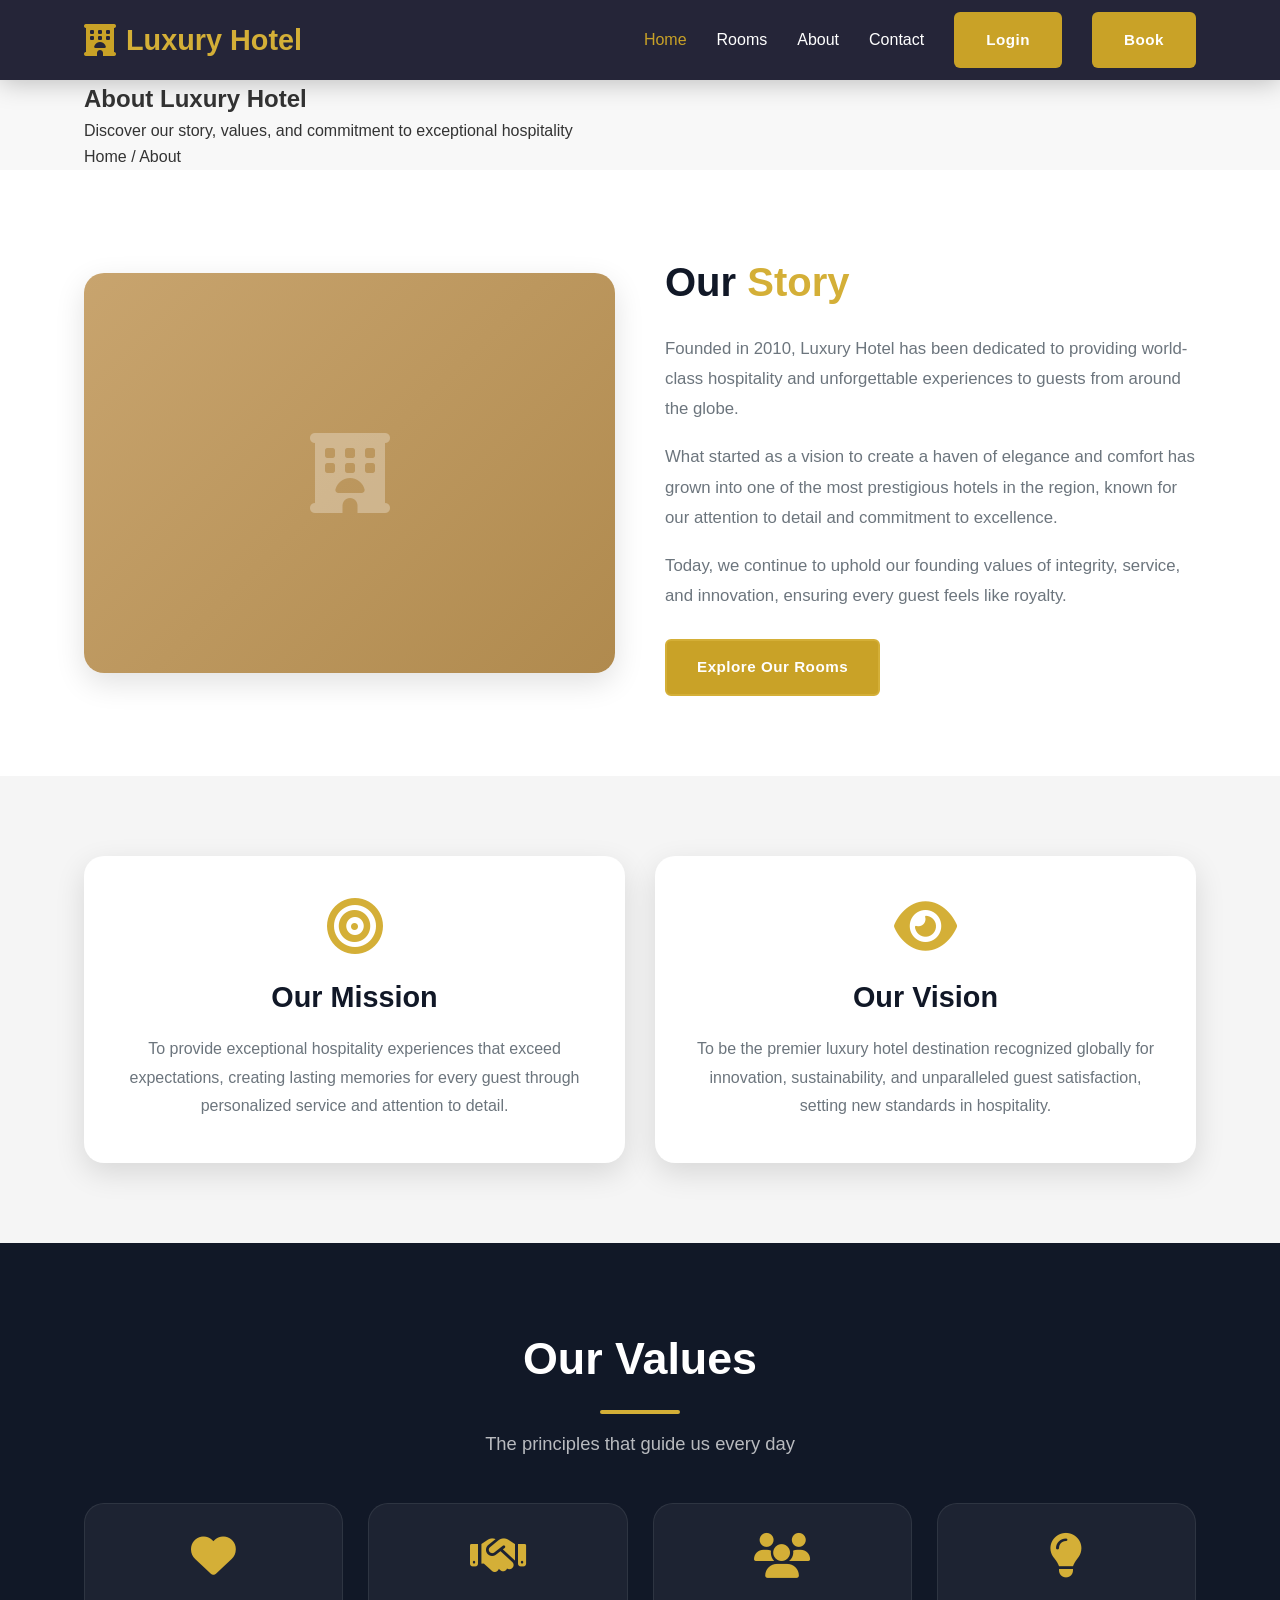
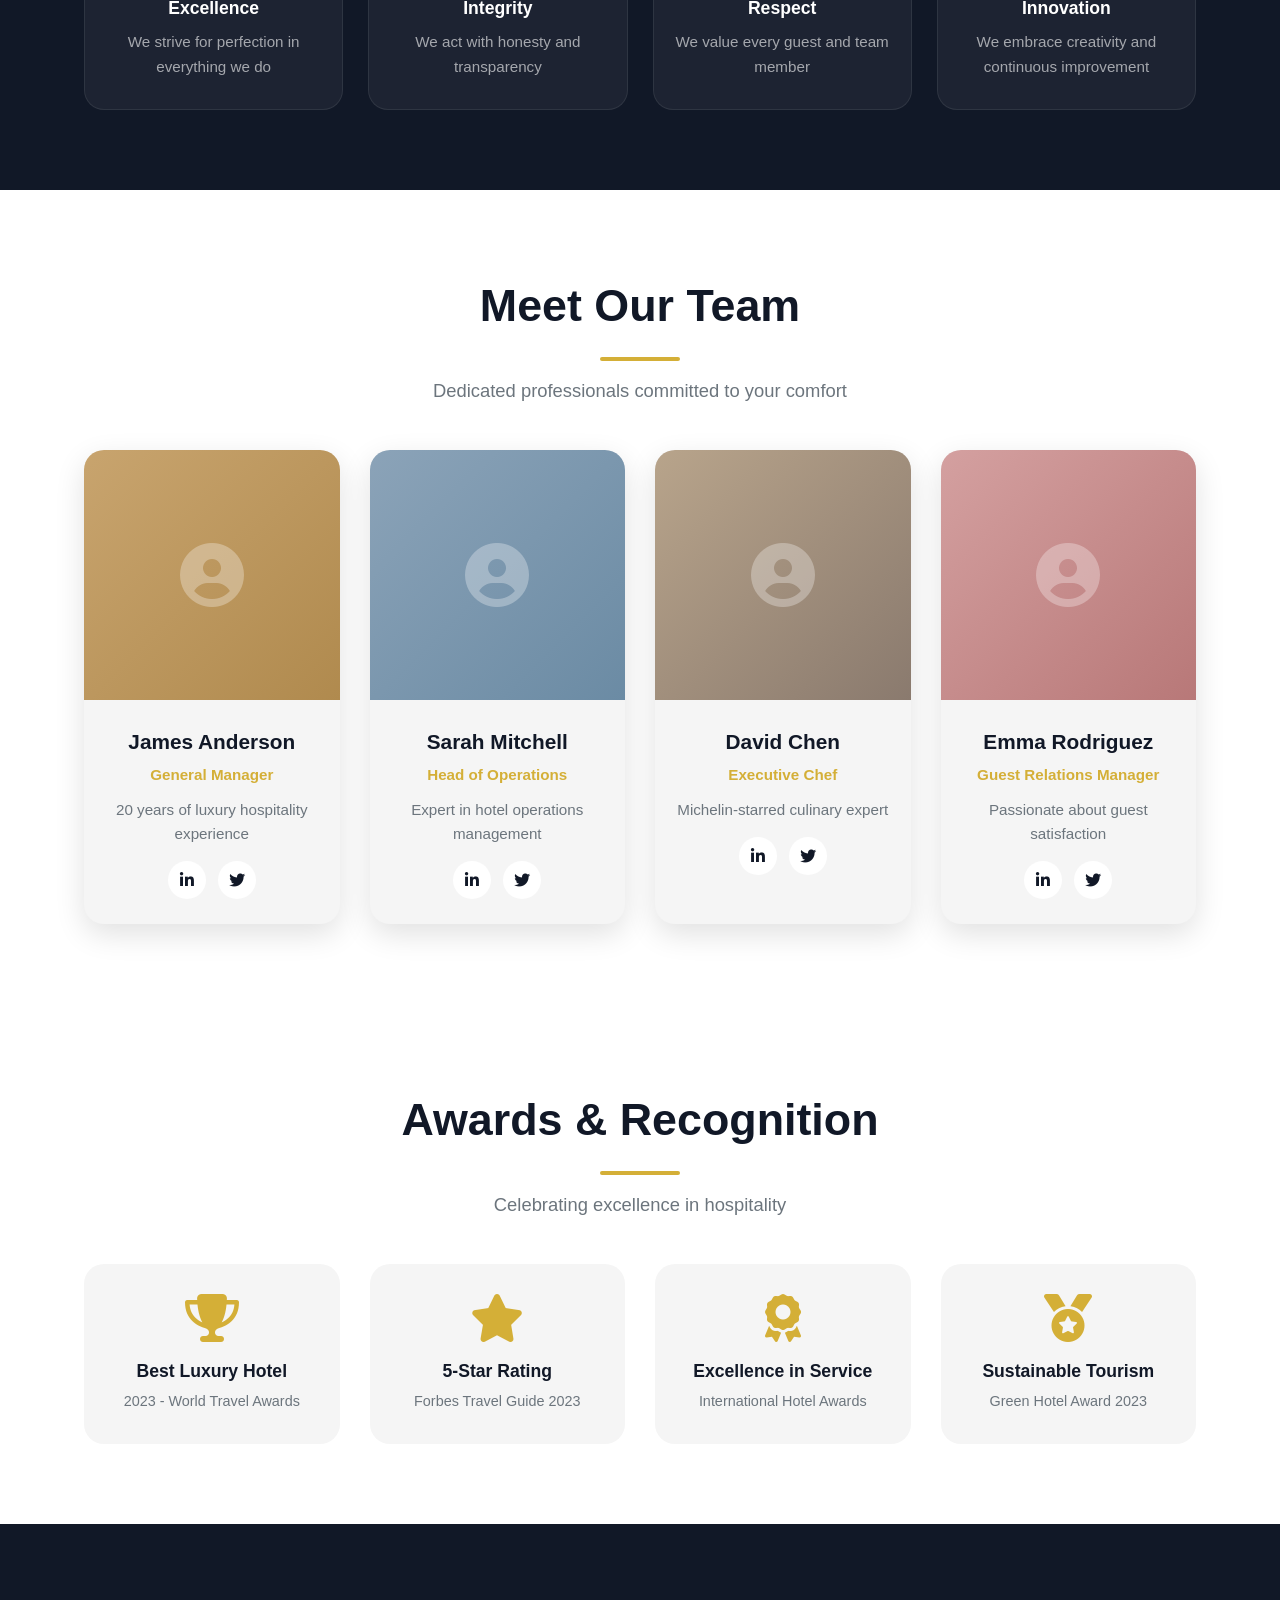
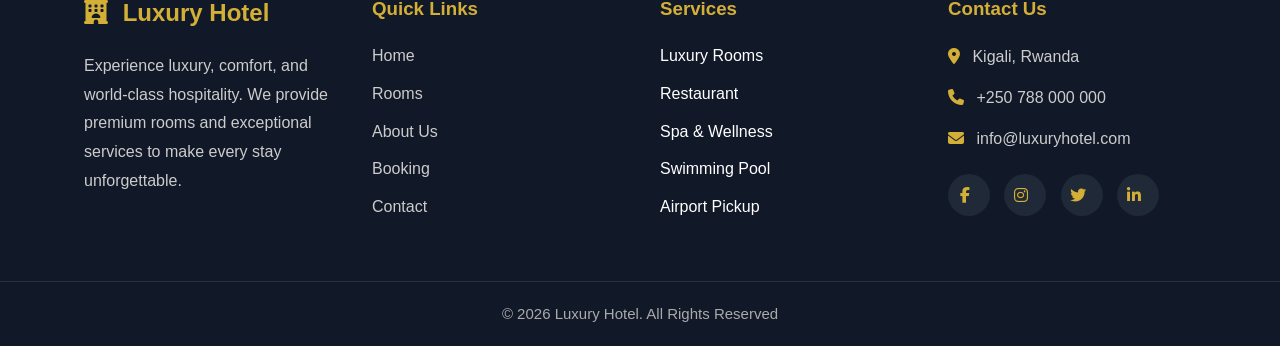
<file: about.html>
<!DOCTYPE html>
<html lang="en">
<head>
    <meta charset="UTF-8">
    <meta name="viewport" content="width=device-width, initial-scale=1.0">
    <title>About Us - Luxury Hotel</title>
    <meta name="description" content="Learn about Luxury Hotel - our story, mission, and commitment to excellence.">
    <link rel="icon" href="data:image/svg+xml,<svg xmlns='http://www.w3.org/2000/svg' viewBox='0 0 100 100'><text y='.9em' font-size='90'>🏨</text></svg>">
    <link rel="stylesheet" href="https://cdnjs.cloudflare.com/ajax/libs/font-awesome/6.4.0/css/all.min.css">
    <style>
        /*RESET & BASE STYLES*/
        *,
        *::before,
        *::after {
            margin: 0;
            padding: 0;
            box-sizing: border-box;
        }

        :root {
            --primary: #c8a46e;
            --primary-dark: #b08a4e;
            --primary-light: #d4b88c;
            --dark: #1a1a2e;
            --darker: #0f0f1a;
            --light: #f8f9fa;
            --gold: #d4af37;
            --text-dark: #2d2d3f;
            --text-light: #6c757d;
            --white: #ffffff;
            --shadow: 0 10px 30px rgba(0, 0, 0, 0.08);
            --shadow-hover: 0 20px 40px rgba(0, 0, 0, 0.15);
            --transition: all 0.3s cubic-bezier(0.4, 0, 0.2, 1);
            --border-radius: 20px;
            --container-max: 1200px;
        }

        html {
            scroll-behavior: smooth;
        }

        body {
            font-family: 'Segoe UI', Tahoma, Geneva, Verdana, sans-serif;
            color: var(--text-dark);
            background: #fafafa;
            line-height: 1.6;
            padding-top: 80px;
            overflow-x: hidden;
        }

        a {
            text-decoration: none;
            color: inherit;
            transition: var(--transition);
        }

        ul {
            list-style: none;
        }

        .container {
            max-width: var(--container-max);
            margin: 0 auto;
            padding: 0 20px;
        }

        /* ============================================================
                   BUTTONS
                   ============================================================ */
        .btn {
            display: inline-block;
            padding: 12px 30px;
            border-radius: 50px;
            font-weight: 600;
            font-size: 0.95rem;
            text-align: center;
            cursor: pointer;
            transition: var(--transition);
            border: 2px solid transparent;
            letter-spacing: 0.5px;
        }

        .btn-primary {
            background: var(--gold);
            color: var(--white);
            border-color: var(--gold);
        }

        .btn-primary:hover {
            background: var(--primary-dark);
            border-color: var(--primary-dark);
            transform: translateY(-3px);
            box-shadow: 0 10px 30px rgba(212, 175, 55, 0.3);
        }

        .btn-outline {
            background: transparent;
            color: var(--dark);
            border-color: var(--dark);
        }

        .btn-outline:hover {
            background: var(--gold);
            border-color: var(--gold);
            color: var(--white);
            transform: translateY(-3px);
        }

        /* ============================================================
                   SECTION TITLES
                   ============================================================ */
        .section-title {
            font-size: 2.8rem;
            font-weight: 700;
            color: var(--dark);
            margin-bottom: 15px;
            text-align: center;
        }

        .section-title::after {
            content: '';
            display: block;
            width: 80px;
            height: 4px;
            background: var(--gold);
            margin: 15px auto 0;
            border-radius: 2px;
        }

        .section-subtitle {
            color: var(--text-light);
            font-size: 1.15rem;
            text-align: center;
            margin-bottom: 45px;
            font-weight: 300;
        }

        /* ============================================================
                   HEADER / NAVIGATION
                   ============================================================ */
        .site-header {
            position: fixed;
            top: 0;
            left: 0;
            right: 0;
            z-index: 1000;
            background: rgba(26, 26, 46, 0.95);
            backdrop-filter: blur(12px);
            padding: 12px 0;
            box-shadow: 0 2px 25px rgba(0, 0, 0, 0.25);
            transition: var(--transition);
        }

        .header-container {
            display: flex;
            justify-content: space-between;
            align-items: center;
        }

        .logo a {
            display: flex;
            align-items: center;
            gap: 10px;
            font-size: 1.8rem;
            font-weight: 700;
            color: var(--gold);
        }

        .logo i {
            font-size: 2rem;
        }

        .main-nav .nav-list {
            display: flex;
            align-items: center;
            gap: 8px;
        }

        .nav-link {
            color: var(--white);
            padding: 10px 18px;
            border-radius: 8px;
            font-weight: 500;
            transition: var(--transition);
            position: relative;
        }

        .nav-link:hover,
        .nav-link.active {
            color: var(--gold);
            background: rgba(212, 175, 55, 0.1);
        }

        .nav-link.active::after {
            content: '';
            position: absolute;
            bottom: 4px;
            left: 50%;
            transform: translateX(-50%);
            width: 20px;
            height: 2px;
            background: var(--gold);
            border-radius: 2px;
        }

        .nav-cta {
            background: var(--gold);
            color: var(--white) !important;
            padding: 10px 28px !important;
            border-radius: 50px !important;
        }

        .nav-cta:hover {
            background: var(--primary-dark) !important;
            color: var(--white) !important;
            transform: translateY(-2px);
            box-shadow: 0 8px 25px rgba(212, 175, 55, 0.35);
        }

        .mobile-menu-toggle {
            display: none;
            background: none;
            border: none;
            color: var(--white);
            font-size: 1.8rem;
            cursor: pointer;
            padding: 5px;
            transition: var(--transition);
        }

        .mobile-menu-toggle:hover {
            color: var(--gold);
        }

        /* ============================================================
                   PAGE HERO
                   ============================================================ */
      /* ====================================
   RESET
==================================== */

*{
    margin:0;
    padding:0;
    box-sizing:border-box;
    scroll-behavior:smooth;
}

body{
    font-family:Arial, Helvetica, sans-serif;
    background:#f8f8f8;
    color:#333;
    line-height:1.6;
}

img{
    width:100%;
    display:block;
}

a{
    text-decoration:none;
}

ul{
    list-style:none;
}

/* ====================================
   VARIABLES
==================================== */

:root{

    --primary:#c9a227;
    --dark:#111827;
    --white:#ffffff;
    --light:#f5f5f5;
    --gray:#777;
    --shadow:0 10px 30px rgba(0,0,0,.12);
    --radius:10px;

}

/* ====================================
   CONTAINER
==================================== */

.container{

    width:90%;
    max-width:1200px;
    margin:auto;

}

/* ====================================
   BUTTONS
==================================== */

.btn{

    display:inline-block;
    padding:14px 30px;
    background:var(--primary);
    color:#fff;
    border-radius:6px;
    transition:.3s;
    font-weight:bold;

}

.btn:hover{

    background:#a8841b;
    transform:translateY(-3px);

}

.btn.outline{

    background:transparent;
    border:2px solid #fff;

}

.btn.outline:hover{

    background:var(--primary);
    border-color:var(--primary);

}

/* ====================================
   HEADER
==================================== */

.header{

    position:fixed;
    top:0;
    left:0;
    width:100%;
    background:rgba(17,24,39,.95);
    z-index:1000;
    box-shadow:var(--shadow);

}

.header .container{

    display:flex;
    justify-content:space-between;
    align-items:center;
    height:80px;

}

/* ====================================
   LOGO
==================================== */

.logo{

    display:flex;
    align-items:center;
    gap:10px;
    color:#fff;
    font-size:28px;
    font-weight:bold;

}

.logo i{

    color:var(--primary);

}

/* ====================================
   NAVIGATION
==================================== */

.navbar ul{

    display:flex;
    gap:30px;
    align-items:center;

}

.navbar ul li a{

    color:#fff;
    transition:.3s;

}

.navbar ul li a:hover{

    color:var(--primary);

}

.active{

    color:var(--primary)!important;

}

.login-btn{

    background:var(--primary);
    padding:12px 22px;
    border-radius:5px;

}

.login-btn:hover{

    background:#a8841b;
    color:#fff!important;

}
        /* ============================================================
                   ABOUT STORY SECTION
                   ============================================================ */
        .about-story {
            padding: 80px 0;
            background: var(--white);
        }

        .about-grid {
            display: grid;
            grid-template-columns: 1fr 1fr;
            gap: 50px;
            align-items: center;
        }

        .about-image {
            border-radius: var(--border-radius);
            overflow: hidden;
            box-shadow: var(--shadow);
            min-height: 400px;
            background: linear-gradient(135deg, #c8a46e 0%, #b08a4e 100%);
            display: flex;
            align-items: center;
            justify-content: center;
            font-size: 5rem;
            color: rgba(255, 255, 255, 0.3);
        }

        .about-text h2 {
            font-size: 2.5rem;
            font-weight: 700;
            color: var(--dark);
            margin-bottom: 20px;
        }

        .about-text h2 span {
            color: var(--gold);
        }

        .about-text p {
            color: var(--text-light);
            margin-bottom: 18px;
            font-size: 1.05rem;
            line-height: 1.8;
        }

        .about-text .btn {
            margin-top: 10px;
        }

        /* ============================================================
                   MISSION & VISION
                   ============================================================ */
        .mission-vision {
            padding: 80px 0;
            background: var(--light);
        }

        .mv-grid {
            display: grid;
            grid-template-columns: 1fr 1fr;
            gap: 30px;
        }

        .mv-card {
            background: var(--white);
            padding: 40px 35px;
            border-radius: var(--border-radius);
            box-shadow: var(--shadow);
            text-align: center;
            transition: var(--transition);
            border: 2px solid transparent;
        }

        .mv-card:hover {
            border-color: var(--gold);
            transform: translateY(-5px);
            box-shadow: var(--shadow-hover);
        }

        .mv-card i {
            font-size: 3.5rem;
            color: var(--gold);
            margin-bottom: 20px;
        }

        .mv-card h3 {
            font-size: 1.8rem;
            font-weight: 700;
            color: var(--dark);
            margin-bottom: 15px;
        }

        .mv-card p {
            color: var(--text-light);
            line-height: 1.8;
        }

        /* ============================================================
                   TEAM SECTION
                   ============================================================ */
        .team-section {
            padding: 80px 0;
            background: var(--white);
        }

        .team-grid {
            display: grid;
            grid-template-columns: repeat(auto-fit, minmax(250px, 1fr));
            gap: 30px;
        }

        .team-card {
            background: var(--light);
            border-radius: var(--border-radius);
            overflow: hidden;
            text-align: center;
            transition: var(--transition);
            box-shadow: var(--shadow);
        }

        .team-card:hover {
            transform: translateY(-8px);
            box-shadow: var(--shadow-hover);
        }

        .team-image {
            height: 250px;
            background: linear-gradient(135deg, #c8a46e 0%, #b08a4e 100%);
            display: flex;
            align-items: center;
            justify-content: center;
            font-size: 4rem;
            color: rgba(255, 255, 255, 0.3);
        }

        .team-card:nth-child(2) .team-image {
            background: linear-gradient(135deg, #8ba3b8 0%, #6b8ba4 100%);
        }

        .team-card:nth-child(3) .team-image {
            background: linear-gradient(135deg, #b8a48b 0%, #8a7a6e 100%);
        }

        .team-card:nth-child(4) .team-image {
            background: linear-gradient(135deg, #d4a0a0 0%, #b87878 100%);
        }

        .team-info {
            padding: 25px 20px;
        }

        .team-info h3 {
            font-size: 1.3rem;
            font-weight: 700;
            color: var(--dark);
            margin-bottom: 5px;
        }

        .team-info .role {
            color: var(--gold);
            font-weight: 600;
            margin-bottom: 10px;
        }

        .team-info p {
            color: var(--text-light);
            font-size: 0.95rem;
        }

        .team-social {
            display: flex;
            justify-content: center;
            gap: 12px;
            margin-top: 15px;
        }

        .team-social a {
            display: inline-flex;
            align-items: center;
            justify-content: center;
            width: 38px;
            height: 38px;
            border-radius: 50%;
            background: var(--white);
            color: var(--dark);
            transition: var(--transition);
        }

        .team-social a:hover {
            background: var(--gold);
            color: var(--white);
            transform: translateY(-3px);
        }

        /* ============================================================
                   VALUES SECTION
                   ============================================================ */
        .values-section {
            padding: 80px 0;
            background: var(--dark);
            color: var(--white);
        }

        .values-section .section-title {
            color: var(--white);
        }

        .values-section .section-title::after {
            background: var(--gold);
        }

        .values-section .section-subtitle {
            color: rgba(255, 255, 255, 0.7);
        }

        .values-grid {
            display: grid;
            grid-template-columns: repeat(auto-fit, minmax(200px, 1fr));
            gap: 25px;
        }

        .value-card {
            text-align: center;
            padding: 30px 20px;
            background: rgba(255, 255, 255, 0.05);
            border-radius: var(--border-radius);
            border: 1px solid rgba(255, 255, 255, 0.08);
            transition: var(--transition);
        }

        .value-card:hover {
            transform: translateY(-5px);
            background: rgba(255, 255, 255, 0.1);
            border-color: var(--gold);
        }

        .value-card i {
            font-size: 2.8rem;
            color: var(--gold);
            margin-bottom: 15px;
        }

        .value-card h4 {
            font-size: 1.1rem;
            font-weight: 600;
            margin-bottom: 8px;
        }

        .value-card p {
            color: rgba(255, 255, 255, 0.6);
            font-size: 0.95rem;
        }

        /* ============================================================
                   AWARDS SECTION
                   ============================================================ */
        .awards-section {
            padding: 80px 0;
            background: var(--white);
        }

        .awards-grid {
            display: grid;
            grid-template-columns: repeat(auto-fit, minmax(200px, 1fr));
            gap: 30px;
            text-align: center;
        }

        .award-card {
            padding: 30px 20px;
            border-radius: var(--border-radius);
            background: var(--light);
            transition: var(--transition);
        }

        .award-card:hover {
            transform: translateY(-5px);
            box-shadow: var(--shadow);
        }

        .award-card i {
            font-size: 3rem;
            color: var(--gold);
            margin-bottom: 15px;
        }

        .award-card h4 {
            font-size: 1.1rem;
            font-weight: 600;
            color: var(--dark);
            margin-bottom: 5px;
        }

        .award-card p {
            color: var(--text-light);
            font-size: 0.9rem;
        }

        /* ============================================================
                   FOOTER
                   ============================================================ */
        .site-footer {
            background: var(--darker);
            color: rgba(255, 255, 255, 0.8);
            padding: 60px 0 30px;
        }

        .footer-grid {
            display: grid;
            grid-template-columns: 2fr 1fr 1fr 1.5fr;
            gap: 40px;
            padding-bottom: 40px;
            border-bottom: 1px solid rgba(255, 255, 255, 0.08);
        }

        .footer-col h4 {
            color: var(--white);
            font-size: 1.2rem;
            font-weight: 600;
            margin-bottom: 18px;
        }

        .footer-col h4 i {
            color: var(--gold);
            margin-right: 8px;
        }

        .footer-col p {
            color: rgba(255, 255, 255, 0.6);
            line-height: 1.8;
        }

        .footer-col ul li {
            margin-bottom: 10px;
        }

        .footer-col ul li a {
            color: rgba(255, 255, 255, 0.6);
            transition: var(--transition);
        }

        .footer-col ul li a:hover {
            color: var(--gold);
            padding-left: 5px;
        }

        .social-icons {
            display: flex;
            gap: 12px;
            flex-wrap: wrap;
        }

        .social-icons a {
            display: inline-flex;
            align-items: center;
            justify-content: center;
            width: 42px;
            height: 42px;
            border-radius: 50%;
            background: rgba(255, 255, 255, 0.08);
            color: var(--white);
            transition: var(--transition);
            font-size: 1.1rem;
        }

        .social-icons a:hover {
            background: var(--gold);
            transform: translateY(-3px);
            box-shadow: 0 8px 25px rgba(212, 175, 55, 0.3);
        }

        .footer-bottom {
            text-align: center;
            padding-top: 30px;
        }

        .footer-bottom p {
            color: rgba(255, 255, 255, 0.4);
            font-size: 0.95rem;
        }

        /* ============================================================
                   RESPONSIVE DESIGN
                   ============================================================ */
        @media (max-width: 1024px) {
            .footer-grid {
                grid-template-columns: 1fr 1fr;
            }
        }

        @media (max-width: 768px) {
            body {
                padding-top: 70px;
            }

            .mobile-menu-toggle {
                display: block;
            }

            .main-nav {
                position: absolute;
                top: 100%;
                left: 0;
                right: 0;
                background: var(--dark);
                padding: 20px;
                display: none;
                box-shadow: 0 20px 40px rgba(0, 0, 0, 0.3);
                border-top: 1px solid rgba(255, 255, 255, 0.05);
            }

            .main-nav.open {
                display: block;
            }

            .main-nav .nav-list {
                flex-direction: column;
                gap: 5px;
            }

            .nav-link {
                display: block;
                padding: 12px 20px;
                width: 100%;
                text-align: center;
            }

            .nav-cta {
                margin-top: 10px;
            }

            .page-hero h1 {
                font-size: 2.5rem;
            }

            .about-grid {
                grid-template-columns: 1fr;
                gap: 30px;
            }

            .about-image {
                min-height: 250px;
            }

            .mv-grid {
                grid-template-columns: 1fr;
            }

            .section-title {
                font-size: 2.2rem;
            }

            .footer-grid {
                grid-template-columns: 1fr;
                gap: 30px;
            }
        }

        @media (max-width: 480px) {
            .page-hero h1 {
                font-size: 2rem;
            }

            .about-text h2 {
                font-size: 1.8rem;
            }

            .section-title {
                font-size: 1.8rem;
            }

            .team-grid {
                grid-template-columns: 1fr;
            }

            .values-grid {
                grid-template-columns: 1fr 1fr;
            }

            .awards-grid {
                grid-template-columns: 1fr 1fr;
            }
        }

        /*=========================
FOOTER
=========================*/

.footer{
    background:#111827;
    color:#fff;
    padding:70px 0 0;
}

.footer-container{
    display:grid;
    grid-template-columns:repeat(auto-fit,minmax(240px,1fr));
    gap:40px;
}

.footer-box h3,
.footer-logo{
    margin-bottom:20px;
    color:#d4af37;
}

.footer-logo i{
    margin-right:8px;
}

.footer-box p{
    color:#ccc;
    line-height:1.8;
    margin-bottom:12px;
}

.footer-box ul{
    list-style:none;
}

.footer-box ul li{
    margin-bottom:12px;
}

.footer-box ul li a{
    color:#ccc;
    transition:.3s;
}

.footer-box ul li a:hover{
    color:#d4af37;
    padding-left:8px;
}

.footer-box i{
    color:#d4af37;
    margin-right:8px;
}

.social-links{
    margin-top:20px;
}

.social-links a{
    display:inline-flex;
    justify-content:center;
    align-items:center;
    width:42px;
    height:42px;
    background:#1f2937;
    color:#fff;
    border-radius:50%;
    margin-right:10px;
    transition:.3s;
}

.social-links a:hover{
    background:#d4af37;
    color:#111827;
    transform:translateY(-5px);
}

.footer-bottom{
    margin-top:50px;
    padding:20px 0;
    border-top:1px solid rgba(255,255,255,.1);
    text-align:center;
}

.footer-bottom p{
    color:#aaa;
    font-size:15px;
}

/*=========================
RESPONSIVE
=========================*/

@media(max-width:768px){

.footer{
    text-align:center;
}

.social-links{
    justify-content:center;
}

}
    </style>
</head>
<body>

    <!-- ==========================================================
    HEADER
    ========================================================== -->
    <header class="site-header" role="banner">
        <div class="container header-container">
            <div class="logo">
                <a href="index.html" aria-label="Luxury Hotel home">
                    <i class="fas fa-hotel" aria-hidden="true"></i>
                    <span>Luxury Hotel</span>
                </a>
            </div>

          
        <nav class="navbar" id="navbar">
            <ul>
                <li><a href="index.html" class="active">Home</a></li>
                <li><a href="room.html">Rooms</a></li>
                <li><a href="about.html">About</a></li>
                <li><a href="contact.html">Contact</a></li>
                <li><a href="login.html" class="btn btn-login">Login</a></li>
                <li><a href="booking.html" class="btn btn-book">Book</a></li>
            </ul>
        </nav>

            <button class="mobile-menu-toggle" id="mobileMenuToggle" aria-label="Toggle navigation menu" aria-expanded="false">
                <i class="fas fa-bars" aria-hidden="true"></i>
            </button>
        </div>
    </header>

    <main>

        <!-- ==========================================================
        PAGE HERO
        ========================================================== -->
        <section class="page-hero">
            <div class="container page-hero-content">
                <h1>About <span>Luxury Hotel</span></h1>
                <p>Discover our story, values, and commitment to exceptional hospitality</p>
                <div class="breadcrumb">
                    <a href="index.html">Home</a>
                    <span>/</span>
                    <span>About</span>
                </div>
            </div>
        </section>

        <!-- ==========================================================
        ABOUT STORY
        ========================================================== -->
        <section class="about-story">
            <div class="container">
                <div class="about-grid">
                    <div class="about-image" role="img" aria-label="Luxury Hotel building">
                        <i class="fas fa-hotel"></i>
                    </div>
                    <div class="about-text">
                        <h2>Our <span>Story</span></h2>
                        <p>
                            Founded in 2010, Luxury Hotel has been dedicated to providing
                            world-class hospitality and unforgettable experiences to guests
                            from around the globe.
                        </p>
                        <p>
                            What started as a vision to create a haven of elegance and comfort
                            has grown into one of the most prestigious hotels in the region,
                            known for our attention to detail and commitment to excellence.
                        </p>
                        <p>
                            Today, we continue to uphold our founding values of integrity,
                            service, and innovation, ensuring every guest feels like royalty.
                        </p>
                        <a href="room.html" class="btn btn-primary">Explore Our Rooms</a>
                    </div>
                </div>
            </div>
        </section>

        <!-- ==========================================================
        MISSION & VISION
        ========================================================== -->
        <section class="mission-vision">
            <div class="container">
                <div class="mv-grid">
                    <div class="mv-card">
                        <i class="fas fa-bullseye" aria-hidden="true"></i>
                        <h3>Our Mission</h3>
                        <p>
                            To provide exceptional hospitality experiences that exceed
                            expectations, creating lasting memories for every guest through
                            personalized service and attention to detail.
                        </p>
                    </div>
                    <div class="mv-card">
                        <i class="fas fa-eye" aria-hidden="true"></i>
                        <h3>Our Vision</h3>
                        <p>
                            To be the premier luxury hotel destination recognized globally
                            for innovation, sustainability, and unparalleled guest
                            satisfaction, setting new standards in hospitality.
                        </p>
                    </div>
                </div>
            </div>
        </section>

        <!-- ==========================================================
        OUR VALUES
        ========================================================== -->
        <section class="values-section">
            <div class="container">
                <h2 class="section-title">Our Values</h2>
                <p class="section-subtitle">The principles that guide us every day</p>
                <div class="values-grid">
                    <div class="value-card">
                        <i class="fas fa-heart" aria-hidden="true"></i>
                        <h4>Excellence</h4>
                        <p>We strive for perfection in everything we do</p>
                    </div>
                    <div class="value-card">
                        <i class="fas fa-handshake" aria-hidden="true"></i>
                        <h4>Integrity</h4>
                        <p>We act with honesty and transparency</p>
                    </div>
                    <div class="value-card">
                        <i class="fas fa-users" aria-hidden="true"></i>
                        <h4>Respect</h4>
                        <p>We value every guest and team member</p>
                    </div>
                    <div class="value-card">
                        <i class="fas fa-lightbulb" aria-hidden="true"></i>
                        <h4>Innovation</h4>
                        <p>We embrace creativity and continuous improvement</p>
                    </div>
                </div>
            </div>
        </section>

        <!-- ==========================================================
        TEAM SECTION
        ========================================================== -->
        <section class="team-section">
            <div class="container">
                <h2 class="section-title">Meet Our Team</h2>
                <p class="section-subtitle">Dedicated professionals committed to your comfort</p>
                <div class="team-grid">
                    <div class="team-card">
                        <div class="team-image" role="img" aria-label="Team member">
                            <i class="fas fa-user-circle"></i>
                        </div>
                        <div class="team-info">
                            <h3>James Anderson</h3>
                            <p class="role">General Manager</p>
                            <p>20 years of luxury hospitality experience</p>
                            <div class="team-social">
                                <a href="#" aria-label="LinkedIn"><i class="fab fa-linkedin-in"></i></a>
                                <a href="#" aria-label="Twitter"><i class="fab fa-twitter"></i></a>
                            </div>
                        </div>
                    </div>

                    <div class="team-card">
                        <div class="team-image" role="img" aria-label="Team member">
                            <i class="fas fa-user-circle"></i>
                        </div>
                        <div class="team-info">
                            <h3>Sarah Mitchell</h3>
                            <p class="role">Head of Operations</p>
                            <p>Expert in hotel operations management</p>
                            <div class="team-social">
                                <a href="#" aria-label="LinkedIn"><i class="fab fa-linkedin-in"></i></a>
                                <a href="#" aria-label="Twitter"><i class="fab fa-twitter"></i></a>
                            </div>
                        </div>
                    </div>

                    <div class="team-card">
                        <div class="team-image" role="img" aria-label="Team member">
                            <i class="fas fa-user-circle"></i>
                        </div>
                        <div class="team-info">
                            <h3>David Chen</h3>
                            <p class="role">Executive Chef</p>
                            <p>Michelin-starred culinary expert</p>
                            <div class="team-social">
                                <a href="#" aria-label="LinkedIn"><i class="fab fa-linkedin-in"></i></a>
                                <a href="#" aria-label="Twitter"><i class="fab fa-twitter"></i></a>
                            </div>
                        </div>
                    </div>

                    <div class="team-card">
                        <div class="team-image" role="img" aria-label="Team member">
                            <i class="fas fa-user-circle"></i>
                        </div>
                        <div class="team-info">
                            <h3>Emma Rodriguez</h3>
                            <p class="role">Guest Relations Manager</p>
                            <p>Passionate about guest satisfaction</p>
                            <div class="team-social">
                                <a href="#" aria-label="LinkedIn"><i class="fab fa-linkedin-in"></i></a>
                                <a href="#" aria-label="Twitter"><i class="fab fa-twitter"></i></a>
                            </div>
                        </div>
                    </div>
                </div>
            </div>
        </section>

        <!-- ==========================================================
        AWARDS SECTION
        ========================================================== -->
        <section class="awards-section">
            <div class="container">
                <h2 class="section-title">Awards & Recognition</h2>
                <p class="section-subtitle">Celebrating excellence in hospitality</p>
                <div class="awards-grid">
                    <div class="award-card">
                        <i class="fas fa-trophy" aria-hidden="true"></i>
                        <h4>Best Luxury Hotel</h4>
                        <p>2023 - World Travel Awards</p>
                    </div>
                    <div class="award-card">
                        <i class="fas fa-star" aria-hidden="true"></i>
                        <h4>5-Star Rating</h4>
                        <p>Forbes Travel Guide 2023</p>
                    </div>
                    <div class="award-card">
                        <i class="fas fa-award" aria-hidden="true"></i>
                        <h4>Excellence in Service</h4>
                        <p>International Hotel Awards</p>
                    </div>
                    <div class="award-card">
                        <i class="fas fa-medal" aria-hidden="true"></i>
                        <h4>Sustainable Tourism</h4>
                        <p>Green Hotel Award 2023</p>
                    </div>
                </div>
            </div>
        </section>

    </main>

    <!-- ==========================================================
    FOOTER
    ========================================================== -->
   <!-- ================= FOOTER ================= -->

<footer class="footer">

    <div class="container footer-container">

        <!-- Hotel Info -->
        <div class="footer-box">

            <h2 class="footer-logo">
                <i class="fas fa-hotel"></i> Luxury Hotel
            </h2>

            <p>
                Experience luxury, comfort, and world-class hospitality.
                We provide premium rooms and exceptional services to make
                every stay unforgettable.
            </p>

        </div>

        <!-- Quick Links -->
        <div class="footer-box">

            <h3>Quick Links</h3>

            <ul>

                <li><a href="index.html">Home</a></li>
                <li><a href="room.html">Rooms</a></li>
                <li><a href="about.html">About Us</a></li>
                <li><a href="booking.html">Booking</a></li>
                <li><a href="contact.html">Contact</a></li>

            </ul>

        </div>

        <!-- Services -->
        <div class="footer-box">

            <h3>Services</h3>

            <ul>

                <li>Luxury Rooms</li>
                <li>Restaurant</li>
                <li>Spa & Wellness</li>
                <li>Swimming Pool</li>
                <li>Airport Pickup</li>

            </ul>

        </div>

        <!-- Contact -->
        <div class="footer-box">

            <h3>Contact Us</h3>

            <p>
                <i class="fas fa-map-marker-alt"></i>
                Kigali, Rwanda
            </p>

            <p>
                <i class="fas fa-phone"></i>
                +250 788 000 000
            </p>

            <p>
                <i class="fas fa-envelope"></i>
                info@luxuryhotel.com
            </p>

            <div class="social-links">

                <a href="#"><i class="fab fa-facebook-f"></i></a>

                <a href="#"><i class="fab fa-instagram"></i></a>

                <a href="#"><i class="fab fa-twitter"></i></a>

                <a href="#"><i class="fab fa-linkedin-in"></i></a>

            </div>

        </div>

    </div>

    <div class="footer-bottom">

        <p>
            © 2026 Luxury Hotel. All Rights Reserved 
        </p>

    </div>

</footer>

    <script>
        // ============================================================
        // MOBILE MENU TOGGLE
        // ============================================================
        const mobileToggle = document.getElementById('mobileMenuToggle');
        const mainNav = document.getElementById('mainNav');

        mobileToggle.addEventListener('click', function() {
            const isOpen = mainNav.classList.toggle('open');
            this.setAttribute('aria-expanded', isOpen);
            const icon = this.querySelector('i');
            icon.className = isOpen ? 'fas fa-times' : 'fas fa-bars';
        });

        // Close mobile menu on link click
        document.querySelectorAll('.nav-link').forEach(link => {
            link.addEventListener('click', function() {
                mainNav.classList.remove('open');
                mobileToggle.setAttribute('aria-expanded', 'false');
                mobileToggle.querySelector('i').className = 'fas fa-bars';
            });
        });
    </script>
</body>
</html>
</file>
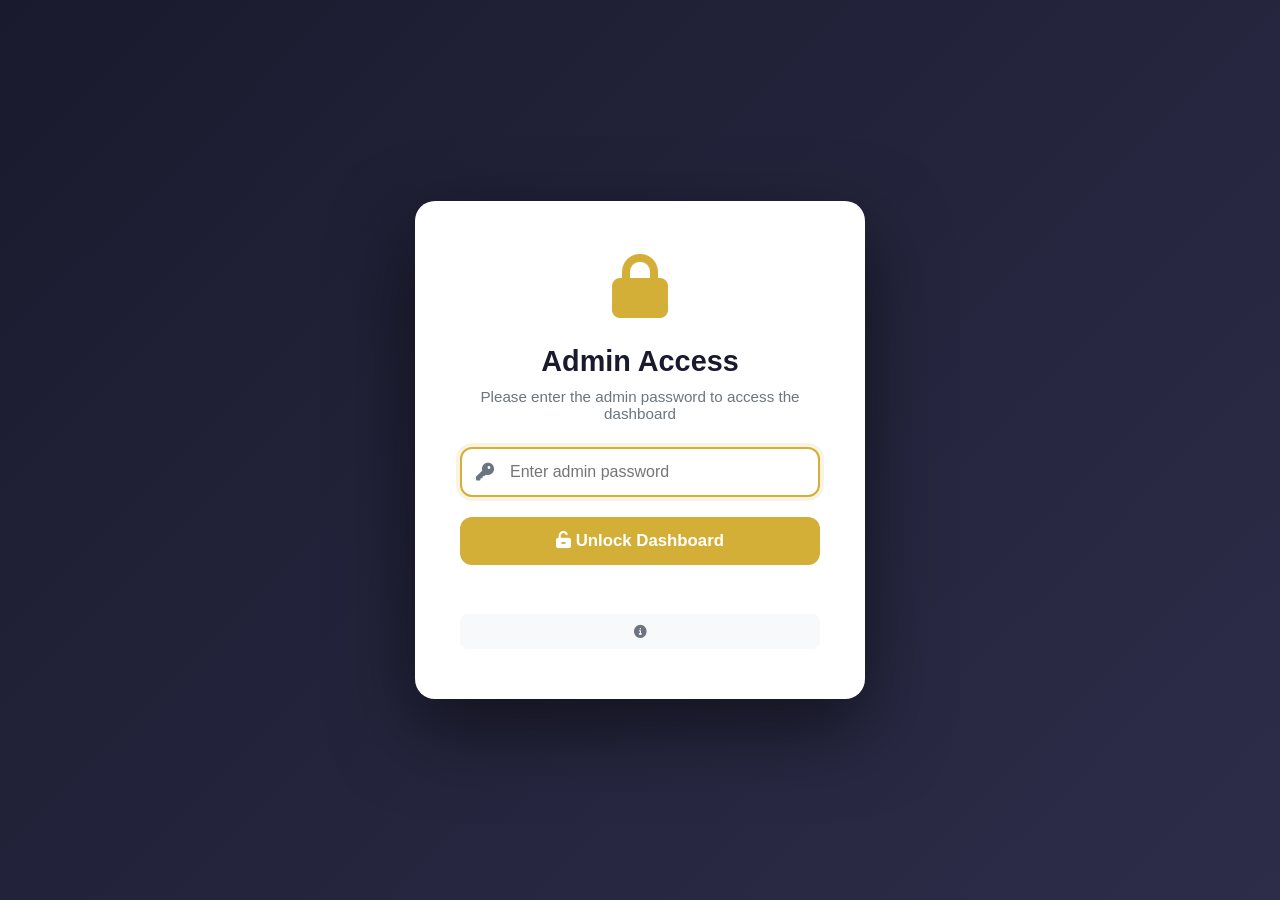
<file: admin.html>
<!DOCTYPE html>
<html lang="en">
<head>
    <meta charset="UTF-8">
    <meta name="viewport" content="width=device-width, initial-scale=1.0">
    <title>Admin Dashboard - Luxury Hotel</title>
    <link rel="icon" href="data:image/svg+xml,<svg xmlns='http://www.w3.org/2000/svg' viewBox='0 0 100 100'><text y='.9em' font-size='90'>🏨</text></svg>">
    <link rel="stylesheet" href="https://cdnjs.cloudflare.com/ajax/libs/font-awesome/6.4.0/css/all.min.css">
    <style>
        /* ============================================================
                   RESET & BASE STYLES
                   ============================================================ */
        *,
        *::before,
        *::after {
            margin: 0;
            padding: 0;
            box-sizing: border-box;
        }

        :root {
            --primary: #c8a46e;
            --primary-dark: #b08a4e;
            --primary-light: #d4b88c;
            --dark: #1a1a2e;
            --darker: #0f0f1a;
            --light: #f8f9fa;
            --gold: #d4af37;
            --text-dark: #2d2d3f;
            --text-light: #6c757d;
            --white: #ffffff;
            --shadow: 0 10px 30px rgba(0, 0, 0, 0.08);
            --shadow-hover: 0 20px 40px rgba(0, 0, 0, 0.15);
            --transition: all 0.3s cubic-bezier(0.4, 0, 0.2, 1);
            --border-radius: 20px;
            --sidebar-width: 280px;
            --header-height: 70px;
        }

        * {
            margin: 0;
            padding: 0;
            box-sizing: border-box;
        }

        body {
            font-family: 'Segoe UI', Tahoma, Geneva, Verdana, sans-serif;
            background: #f0f2f5;
            color: var(--text-dark);
            overflow-x: hidden;
        }

        a {
            text-decoration: none;
            color: inherit;
        }

        ul {
            list-style: none;
        }

        /* ============================================================
                   PASSWORD PROTECTION OVERLAY
                   ============================================================ */
        .password-overlay {
            position: fixed;
            top: 0;
            left: 0;
            right: 0;
            bottom: 0;
            background: linear-gradient(135deg, var(--dark) 0%, #2d2d4a 100%);
            z-index: 99999;
            display: flex;
            align-items: center;
            justify-content: center;
            padding: 20px;
            transition: opacity 0.5s ease, visibility 0.5s ease;
        }

        .password-overlay.hidden {
            opacity: 0;
            visibility: hidden;
            pointer-events: none;
        }

        .password-box {
            background: var(--white);
            border-radius: var(--border-radius);
            padding: 50px 45px;
            max-width: 450px;
            width: 100%;
            text-align: center;
            box-shadow: 0 30px 80px rgba(0, 0, 0, 0.5);
            animation: fadeInUp 0.6s ease;
        }

        @keyframes fadeInUp {
            from {
                opacity: 0;
                transform: translateY(30px) scale(0.95);
            }
            to {
                opacity: 1;
                transform: translateY(0) scale(1);
            }
        }

        .password-box .lock-icon {
            font-size: 4rem;
            color: var(--gold);
            margin-bottom: 20px;
        }

        .password-box h2 {
            font-size: 1.8rem;
            font-weight: 700;
            color: var(--dark);
            margin-bottom: 10px;
        }

        .password-box p {
            color: var(--text-light);
            font-size: 0.95rem;
            margin-bottom: 25px;
        }

        .password-box .input-group {
            position: relative;
            margin-bottom: 20px;
        }

        .password-box .input-group i {
            position: absolute;
            left: 16px;
            top: 50%;
            transform: translateY(-50%);
            color: var(--text-light);
            font-size: 1.1rem;
        }

        .password-box .input-group input {
            width: 100%;
            padding: 14px 16px 14px 48px;
            border: 2px solid #e9ecef;
            border-radius: 12px;
            font-size: 1rem;
            transition: var(--transition);
            background: var(--white);
            color: var(--text-dark);
        }

        .password-box .input-group input:focus {
            outline: none;
            border-color: var(--gold);
            box-shadow: 0 0 0 4px rgba(212, 175, 55, 0.15);
        }

        .password-box .input-group input.error {
            border-color: #dc3545;
            animation: shake 0.5s ease;
        }

        @keyframes shake {
            0%,
            100% {
                transform: translateX(0);
            }
            20% {
                transform: translateX(-10px);
            }
            40% {
                transform: translateX(10px);
            }
            60% {
                transform: translateX(-10px);
            }
            80% {
                transform: translateX(10px);
            }
        }

        .password-box .btn-unlock {
            width: 100%;
            padding: 14px;
            background: var(--gold);
            color: var(--white);
            border: none;
            border-radius: 12px;
            font-size: 1.05rem;
            font-weight: 600;
            cursor: pointer;
            transition: var(--transition);
        }

        .password-box .btn-unlock:hover {
            background: var(--primary-dark);
            transform: translateY(-2px);
            box-shadow: 0 10px 30px rgba(212, 175, 55, 0.3);
        }

        .password-box .btn-unlock:disabled {
            opacity: 0.6;
            cursor: not-allowed;
            transform: none;
        }

        .password-box .error-message {
            color: #dc3545;
            font-size: 0.9rem;
            margin-top: 10px;
            min-height: 24px;
        }

        .password-box .hint {
            font-size: 0.8rem;
            color: var(--text-light);
            margin-top: 15px;
            padding: 10px;
            background: var(--light);
            border-radius: 8px;
        }

        .password-box .hint strong {
            color: var(--gold);
        }

        /* ============================================================
                   SIDEBAR
                   ============================================================ */
        .sidebar {
            position: fixed;
            top: 0;
            left: 0;
            width: var(--sidebar-width);
            height: 100vh;
            background: var(--dark);
            color: var(--white);
            padding: 20px 0;
            overflow-y: auto;
            z-index: 1000;
            transition: var(--transition);
            box-shadow: 2px 0 20px rgba(0, 0, 0, 0.2);
        }

        .sidebar::-webkit-scrollbar {
            width: 4px;
        }

        .sidebar::-webkit-scrollbar-thumb {
            background: var(--gold);
            border-radius: 10px;
        }

        .sidebar-brand {
            padding: 0 25px 30px;
            border-bottom: 1px solid rgba(255, 255, 255, 0.05);
            margin-bottom: 20px;
        }

        .sidebar-brand a {
            display: flex;
            align-items: center;
            gap: 12px;
            font-size: 1.6rem;
            font-weight: 700;
            color: var(--gold);
        }

        .sidebar-brand i {
            font-size: 2rem;
        }

        .sidebar-brand span {
            color: var(--white);
        }

        .sidebar-menu {
            padding: 0 15px;
        }

        .sidebar-menu .menu-label {
            font-size: 0.7rem;
            text-transform: uppercase;
            letter-spacing: 1px;
            color: rgba(255, 255, 255, 0.3);
            padding: 20px 15px 10px;
            font-weight: 600;
        }

        .sidebar-menu .menu-item {
            display: flex;
            align-items: center;
            gap: 14px;
            padding: 12px 18px;
            border-radius: 12px;
            color: rgba(255, 255, 255, 0.6);
            transition: var(--transition);
            cursor: pointer;
            margin-bottom: 3px;
            position: relative;
        }

        .sidebar-menu .menu-item:hover {
            background: rgba(255, 255, 255, 0.05);
            color: var(--white);
        }

        .sidebar-menu .menu-item.active {
            background: rgba(212, 175, 55, 0.15);
            color: var(--gold);
        }

        .sidebar-menu .menu-item.active::before {
            content: '';
            position: absolute;
            left: 0;
            top: 50%;
            transform: translateY(-50%);
            width: 4px;
            height: 30px;
            background: var(--gold);
            border-radius: 0 4px 4px 0;
        }

        .sidebar-menu .menu-item i {
            width: 22px;
            font-size: 1.2rem;
        }

        .sidebar-menu .menu-item .badge {
            margin-left: auto;
            background: var(--gold);
            color: var(--white);
            padding: 2px 10px;
            border-radius: 20px;
            font-size: 0.7rem;
            font-weight: 600;
        }

        .sidebar-menu .menu-item .badge.danger {
            background: #dc3545;
        }

        .sidebar-menu .menu-item .badge.success {
            background: #28a745;
        }

        .sidebar-menu .menu-item .badge.warning {
            background: #ffc107;
            color: var(--dark);
        }

        .sidebar-footer {
            position: absolute;
            bottom: 20px;
            left: 0;
            right: 0;
            padding: 0 15px;
        }

        .sidebar-footer .menu-item {
            display: flex;
            align-items: center;
            gap: 14px;
            padding: 12px 18px;
            border-radius: 12px;
            color: rgba(255, 255, 255, 0.6);
            transition: var(--transition);
            cursor: pointer;
        }

        .sidebar-footer .menu-item:hover {
            background: rgba(255, 255, 255, 0.05);
            color: var(--white);
        }

        .sidebar-footer .menu-item i {
            width: 22px;
        }

        .sidebar-footer .menu-item.logout {
            color: #dc3545;
        }

        .sidebar-footer .menu-item.logout:hover {
            background: rgba(220, 53, 69, 0.15);
        }

        .sidebar-footer .menu-item.clear-history {
            color: #ffc107;
        }

        .sidebar-footer .menu-item.clear-history:hover {
            background: rgba(255, 193, 7, 0.15);
        }

        /* ============================================================
                   MAIN CONTENT
                   ============================================================ */
        .main-content {
            margin-left: var(--sidebar-width);
            min-height: 100vh;
            padding: 20px 30px 30px;
            transition: var(--transition);
        }

        /* ============================================================
                   HEADER
                   ============================================================ */
        .top-header {
            display: flex;
            justify-content: space-between;
            align-items: center;
            padding: 15px 0 20px;
            border-bottom: 1px solid #e9ecef;
            margin-bottom: 25px;
            flex-wrap: wrap;
            gap: 15px;
        }

        .top-header .page-title h1 {
            font-size: 1.8rem;
            font-weight: 700;
            color: var(--dark);
        }

        .top-header .page-title p {
            color: var(--text-light);
            font-size: 0.95rem;
        }

        .top-header .header-actions {
            display: flex;
            align-items: center;
            gap: 18px;
        }

        .top-header .header-actions .notification-btn {
            position: relative;
            background: none;
            border: none;
            font-size: 1.4rem;
            color: var(--text-light);
            cursor: pointer;
            transition: var(--transition);
            padding: 8px;
            border-radius: 50%;
        }

        .top-header .header-actions .notification-btn:hover {
            background: var(--light);
            color: var(--gold);
        }

        .top-header .header-actions .notification-btn .notif-badge {
            position: absolute;
            top: 2px;
            right: 2px;
            background: #dc3545;
            color: var(--white);
            font-size: 0.6rem;
            width: 20px;
            height: 20px;
            border-radius: 50%;
            display: flex;
            align-items: center;
            justify-content: center;
            font-weight: 700;
        }

        .top-header .header-actions .admin-profile {
            display: flex;
            align-items: center;
            gap: 12px;
            padding: 8px 16px 8px 12px;
            border-radius: 50px;
            background: var(--light);
            cursor: pointer;
            transition: var(--transition);
        }

        .top-header .header-actions .admin-profile:hover {
            background: #e9ecef;
        }

        .top-header .header-actions .admin-profile .avatar {
            width: 40px;
            height: 40px;
            border-radius: 50%;
            background: var(--gold);
            display: flex;
            align-items: center;
            justify-content: center;
            color: var(--white);
            font-weight: 700;
            font-size: 1.2rem;
        }

        .top-header .header-actions .admin-profile .info {
            line-height: 1.3;
        }

        .top-header .header-actions .admin-profile .info .name {
            font-weight: 600;
            font-size: 0.9rem;
            color: var(--dark);
        }

        .top-header .header-actions .admin-profile .info .role {
            font-size: 0.75rem;
            color: var(--text-light);
        }

        /* ============================================================
                   STATS CARDS
                   ============================================================ */
        .stats-grid {
            display: grid;
            grid-template-columns: repeat(auto-fit, minmax(220px, 1fr));
            gap: 20px;
            margin-bottom: 30px;
        }

        .stat-card {
            background: var(--white);
            padding: 25px 20px;
            border-radius: var(--border-radius);
            box-shadow: var(--shadow);
            display: flex;
            align-items: center;
            gap: 20px;
            transition: var(--transition);
        }

        .stat-card:hover {
            transform: translateY(-5px);
            box-shadow: var(--shadow-hover);
        }

        .stat-card .stat-icon {
            width: 60px;
            height: 60px;
            border-radius: 14px;
            display: flex;
            align-items: center;
            justify-content: center;
            font-size: 1.8rem;
            flex-shrink: 0;
        }

        .stat-card .stat-icon.gold {
            background: rgba(212, 175, 55, 0.15);
            color: var(--gold);
        }

        .stat-card .stat-icon.blue {
            background: rgba(13, 110, 253, 0.15);
            color: #0d6efd;
        }

        .stat-card .stat-icon.green {
            background: rgba(40, 167, 69, 0.15);
            color: #28a745;
        }

        .stat-card .stat-icon.red {
            background: rgba(220, 53, 69, 0.15);
            color: #dc3545;
        }

        .stat-card .stat-icon.purple {
            background: rgba(111, 66, 193, 0.15);
            color: #6f42c1;
        }

        .stat-card .stat-icon.orange {
            background: rgba(253, 126, 20, 0.15);
            color: #fd7e14;
        }

        .stat-card .stat-info h3 {
            font-size: 1.8rem;
            font-weight: 700;
            color: var(--dark);
        }

        .stat-card .stat-info p {
            color: var(--text-light);
            font-size: 0.9rem;
            margin-top: 2px;
        }

        .stat-card .stat-info .trend {
            font-size: 0.8rem;
            font-weight: 600;
        }

        .stat-card .stat-info .trend.up {
            color: #28a745;
        }

        .stat-card .stat-info .trend.down {
            color: #dc3545;
        }

        /* ============================================================
                   CONTENT GRID
                   ============================================================ */
        .content-grid {
            display: grid;
            grid-template-columns: 2fr 1fr;
            gap: 25px;
            margin-bottom: 30px;
        }

        .card {
            background: var(--white);
            border-radius: var(--border-radius);
            box-shadow: var(--shadow);
            overflow: hidden;
        }

        .card-header {
            padding: 20px 25px;
            border-bottom: 1px solid #e9ecef;
            display: flex;
            justify-content: space-between;
            align-items: center;
        }

        .card-header h3 {
            font-size: 1.1rem;
            font-weight: 700;
            color: var(--dark);
        }

        .card-header .card-action {
            color: var(--gold);
            font-size: 0.9rem;
            cursor: pointer;
            transition: var(--transition);
        }

        .card-header .card-action:hover {
            color: var(--primary-dark);
        }

        .card-body {
            padding: 20px 25px;
        }

        /* ============================================================
                   TABLE
                   ============================================================ */
        .table-wrapper {
            overflow-x: auto;
        }

        table {
            width: 100%;
            border-collapse: collapse;
        }

        table thead th {
            text-align: left;
            padding: 12px 15px;
            font-size: 0.8rem;
            text-transform: uppercase;
            letter-spacing: 0.5px;
            color: var(--text-light);
            font-weight: 600;
            border-bottom: 2px solid #e9ecef;
        }

        table tbody td {
            padding: 12px 15px;
            border-bottom: 1px solid #f0f0f0;
            font-size: 0.9rem;
        }

        table tbody tr:hover {
            background: #f8f9fa;
        }

        table tbody td .status-badge {
            padding: 4px 14px;
            border-radius: 20px;
            font-size: 0.75rem;
            font-weight: 600;
            display: inline-block;
        }

        .status-badge.confirmed {
            background: rgba(40, 167, 69, 0.15);
            color: #28a745;
        }

        .status-badge.pending {
            background: rgba(255, 193, 7, 0.15);
            color: #ffc107;
        }

        .status-badge.cancelled {
            background: rgba(220, 53, 69, 0.15);
            color: #dc3545;
        }

        .status-badge.checked-in {
            background: rgba(13, 110, 253, 0.15);
            color: #0d6efd;
        }

        .status-badge.checked-out {
            background: rgba(108, 117, 125, 0.15);
            color: #6c757d;
        }

        /* Contact Messages Status */
        .status-badge.new {
            background: rgba(13, 110, 253, 0.15);
            color: #0d6efd;
        }

        .status-badge.read {
            background: rgba(108, 117, 125, 0.15);
            color: #6c757d;
        }

        .status-badge.replied {
            background: rgba(40, 167, 69, 0.15);
            color: #28a745;
        }

        /* ============================================================
                   ACTIVITY LIST
                   ============================================================ */
        .activity-list {
            display: flex;
            flex-direction: column;
            gap: 15px;
        }

        .activity-item {
            display: flex;
            gap: 15px;
            padding-bottom: 15px;
            border-bottom: 1px solid #f0f0f0;
        }

        .activity-item:last-child {
            border-bottom: none;
            padding-bottom: 0;
        }

        .activity-item .activity-icon {
            width: 40px;
            height: 40px;
            border-radius: 50%;
            background: var(--light);
            display: flex;
            align-items: center;
            justify-content: center;
            flex-shrink: 0;
            color: var(--gold);
        }

        .activity-item .activity-content {
            flex: 1;
        }

        .activity-item .activity-content .activity-text {
            font-size: 0.9rem;
            color: var(--text-dark);
        }

        .activity-item .activity-content .activity-text strong {
            color: var(--dark);
        }

        .activity-item .activity-content .activity-time {
            font-size: 0.75rem;
            color: var(--text-light);
            margin-top: 3px;
        }

        /* ============================================================
                   RECENT BOOKINGS
                   ============================================================ */
        .booking-list {
            display: flex;
            flex-direction: column;
            gap: 12px;
        }

        .booking-item {
            display: flex;
            justify-content: space-between;
            align-items: center;
            padding: 12px 15px;
            background: var(--light);
            border-radius: 12px;
            transition: var(--transition);
        }

        .booking-item:hover {
            background: #e9ecef;
        }

        .booking-item .booking-info .guest {
            font-weight: 600;
            font-size: 0.95rem;
        }

        .booking-item .booking-info .room {
            font-size: 0.85rem;
            color: var(--text-light);
        }

        .booking-item .booking-info .room i {
            color: var(--gold);
            margin-right: 4px;
        }

        .booking-item .booking-price {
            font-weight: 700;
            color: var(--gold);
        }

        /* ============================================================
                   TOAST NOTIFICATION
                   ============================================================ */
        .toast-container {
            position: fixed;
            top: 20px;
            right: 20px;
            z-index: 9999;
        }

        .toast {
            background: var(--white);
            padding: 16px 28px;
            border-radius: 12px;
            box-shadow: 0 10px 40px rgba(0, 0, 0, 0.2);
            margin-bottom: 10px;
            display: flex;
            align-items: center;
            gap: 15px;
            animation: slideInRight 0.4s ease;
            font-weight: 500;
            font-family: 'Segoe UI', sans-serif;
            min-width: 300px;
        }

        .toast.success {
            border-left: 4px solid #28a745;
            color: #155724;
        }

        .toast.error {
            border-left: 4px solid #dc3545;
            color: #721c24;
        }

        .toast.info {
            border-left: 4px solid var(--gold);
            color: var(--text-dark);
        }

        .toast i {
            font-size: 1.4rem;
        }

        .toast.success i {
            color: #28a745;
        }
        .toast.error i {
            color: #dc3545;
        }
        .toast.info i {
            color: var(--gold);
        }

        @keyframes slideInRight {
            from {
                transform: translateX(100%);
                opacity: 0;
            }
            to {
                transform: translateX(0);
                opacity: 1;
            }
        }

        @keyframes slideOutRight {
            from {
                transform: translateX(0);
                opacity: 1;
            }
            to {
                transform: translateX(100%);
                opacity: 0;
            }
        }

        /* ============================================================
                   CONFIRM DIALOG - Clear History
                   ============================================================ */
        .confirm-dialog-overlay {
            position: fixed;
            top: 0;
            left: 0;
            right: 0;
            bottom: 0;
            background: rgba(0, 0, 0, 0.6);
            backdrop-filter: blur(4px);
            z-index: 99999;
            display: none;
            align-items: center;
            justify-content: center;
            padding: 20px;
        }

        .confirm-dialog-overlay.active {
            display: flex;
        }

        .confirm-dialog {
            background: var(--white);
            border-radius: var(--border-radius);
            padding: 40px 45px;
            max-width: 480px;
            width: 100%;
            text-align: center;
            animation: fadeInUp 0.4s ease;
            box-shadow: 0 30px 80px rgba(0, 0, 0, 0.4);
        }

        .confirm-dialog .dialog-icon {
            font-size: 4rem;
            color: #ffc107;
            margin-bottom: 20px;
        }

        .confirm-dialog h2 {
            font-size: 1.6rem;
            font-weight: 700;
            color: var(--dark);
            margin-bottom: 10px;
        }

        .confirm-dialog p {
            color: var(--text-light);
            font-size: 0.95rem;
            margin-bottom: 25px;
            line-height: 1.6;
        }

        .confirm-dialog .dialog-actions {
            display: flex;
            gap: 15px;
            justify-content: center;
        }

        .confirm-dialog .dialog-actions .btn-cancel {
            padding: 12px 30px;
            background: #e9ecef;
            border: none;
            border-radius: 12px;
            font-size: 1rem;
            font-weight: 600;
            color: var(--text-dark);
            cursor: pointer;
            transition: var(--transition);
        }

        .confirm-dialog .dialog-actions .btn-cancel:hover {
            background: #dee2e6;
        }

        .confirm-dialog .dialog-actions .btn-danger {
            padding: 12px 30px;
            background: #dc3545;
            border: none;
            border-radius: 12px;
            font-size: 1rem;
            font-weight: 600;
            color: var(--white);
            cursor: pointer;
            transition: var(--transition);
        }

        .confirm-dialog .dialog-actions .btn-danger:hover {
            background: #c82333;
            transform: translateY(-2px);
            box-shadow: 0 8px 25px rgba(220, 53, 69, 0.3);
        }

        /* ============================================================
                   RESPONSIVE
                   ============================================================ */
        .sidebar-toggle {
            display: none;
            background: none;
            border: none;
            font-size: 1.5rem;
            color: var(--dark);
            cursor: pointer;
            padding: 8px;
        }

        @media (max-width: 1024px) {
            .content-grid {
                grid-template-columns: 1fr;
            }
        }

        @media (max-width: 768px) {
            .sidebar {
                transform: translateX(-100%);
                width: 280px;
            }

            .sidebar.open {
                transform: translateX(0);
            }

            .main-content {
                margin-left: 0;
                padding: 15px;
            }

            .sidebar-toggle {
                display: block;
            }

            .top-header {
                flex-direction: column;
                align-items: flex-start;
            }

            .top-header .header-actions {
                width: 100%;
                justify-content: space-between;
            }

            .stats-grid {
                grid-template-columns: repeat(2, 1fr);
            }

            .toast {
                min-width: auto;
                max-width: 90%;
            }

            .toast-container {
                right: 10px;
                left: 10px;
                top: 10px;
            }

            .sidebar-overlay {
                display: none;
                position: fixed;
                top: 0;
                left: 0;
                right: 0;
                bottom: 0;
                background: rgba(0, 0, 0, 0.5);
                z-index: 999;
            }

            .sidebar-overlay.active {
                display: block;
            }

            .password-box {
                padding: 35px 25px;
            }

            .password-box h2 {
                font-size: 1.4rem;
            }

            .confirm-dialog {
                padding: 30px 25px;
            }
        }

        @media (max-width: 480px) {
            .stats-grid {
                grid-template-columns: 1fr;
            }

            .top-header .page-title h1 {
                font-size: 1.4rem;
            }

            .password-box {
                padding: 25px 20px;
            }

            .password-box .lock-icon {
                font-size: 3rem;
            }

            .confirm-dialog .dialog-actions {
                flex-direction: column;
            }

            .confirm-dialog .dialog-actions .btn-cancel,
            .confirm-dialog .dialog-actions .btn-danger {
                width: 100%;
            }
        }

        /* ============================================================
                   LOADING & EMPTY STATES
                   ============================================================ */
        .loading-spinner {
            text-align: center;
            padding: 40px 20px;
            color: var(--text-light);
        }

        .loading-spinner i {
            font-size: 2rem;
            color: var(--gold);
            animation: spin 1s linear infinite;
        }

        @keyframes spin {
            0% {
                transform: rotate(0deg);
            }
            100% {
                transform: rotate(360deg);
            }
        }

        .empty-state {
            text-align: center;
            padding: 40px 20px;
            color: var(--text-light);
        }

        .empty-state i {
            font-size: 3rem;
            color: #dee2e6;
            margin-bottom: 15px;
        }

        .empty-state h4 {
            color: var(--dark);
            margin-bottom: 5px;
        }
    </style>
</head>
<body>

    <!-- ==========================================================
    PASSWORD PROTECTION OVERLAY
    ========================================================== -->
    <div class="password-overlay" id="passwordOverlay">
        <div class="password-box">
            <div class="lock-icon">
                <i class="fas fa-lock" aria-hidden="true"></i>
            </div>
            <h2>Admin Access</h2>
            <p>Please enter the admin password to access the dashboard</p>

            <div class="input-group">
                <i class="fas fa-key" aria-hidden="true"></i>
                <input type="password" id="adminPassword" placeholder="Enter admin password" autofocus>
            </div>

            <button class="btn-unlock" id="unlockBtn">
                <i class="fas fa-unlock-alt" aria-hidden="true"></i> Unlock Dashboard
            </button>

            <div class="error-message" id="errorMessage"></div>

            <div class="hint">
                <i class="fas fa-info-circle" aria-hidden="true"></i>
                 <strong></strong>
            </div>
        </div>
    </div>

    <!--SIDEBAR OVERLAY (Mobile) -->

    <div class="sidebar-overlay" id="sidebarOverlay"></div>

    <!--CONFIRM DIALOG - Clear History-->

    <div class="confirm-dialog-overlay" id="confirmDialog">
        <div class="confirm-dialog">
            <div class="dialog-icon">
                <i class="fas fa-exclamation-triangle"></i>
            </div>
            <h2>Clear All History?</h2>
            <p>
                This action will permanently delete all activity logs, recent bookings data,
                and dashboard statistics. This cannot be undone.
            </p>
            <div class="dialog-actions">
                <button class="btn-cancel" id="dialogCancel">Cancel</button>
                <button class="btn-danger" id="dialogConfirm">
                    <i class="fas fa-trash-alt"></i> Yes, Clear Everything
                </button>
            </div>
        </div>
    </div>

    <!--SIDEBAR-->

    <aside class="sidebar" id="sidebar">
        <div class="sidebar-brand">
            <a href="#">
                <i class="fas fa-hotel" aria-hidden="true"></i>
                <span>Luxury</span><span style="color:var(--gold)">Hotel</span>
            </a>
        </div>

        <nav class="sidebar-menu">
            <div class="menu-label">Main</div>
            <a href="#" class="menu-item active" data-page="dashboard">
                <i class="fas fa-th-large"></i> Dashboard
            </a>
            <a href="#" class="menu-item" data-page="bookings">
                <i class="fas fa-calendar-check"></i> Bookings
                <span class="badge" id="bookingBadge">12</span>
            </a>
            <a href="#" class="menu-item" data-page="rooms">
                <i class="fas fa-bed"></i> Rooms
                <span class="badge" id="roomBadge">24</span>
            </a>
            <a href="#" class="menu-item" data-page="customers">
                <i class="fas fa-users"></i> Customers
                <span class="badge" id="customerBadge">156</span>
            </a>
            <a href="#" class="menu-item" data-page="payments">
                <i class="fas fa-credit-card"></i> Payments
                <span class="badge success" id="paymentBadge">$45.2k</span>
            </a>
            <a href="#" class="menu-item" data-page="messages">
                <i class="fas fa-envelope"></i> Messages
                <span class="badge danger" id="messageBadge">0</span>
            </a>

            <a href="#" class="menu-item" data-page="reports">
                <i class="fas fa-chart-bar"></i> Reports
            </a>
            <a href="#" class="menu-item" data-page="settings">
                <i class="fas fa-cog"></i> Settings
            </a>



        <a href="#" class="menu-item clear-history" id="clearHistoryBtn">
                <i class="fas fa-eraser"></i> Clear All History
            </a>

   <a href="#" class="menu-item logout" id="logoutBtn">
                <i class="fas fa-sign-out-alt"></i> Logout
            </a>
            <br><br>
            <a href="index.html" style="color:var(--gold);">← Back to Home</a>
            <br><br>







        </nav>

       
    </aside>

    <!-- MAIN CONTENT -->

    <main class="main-content" id="mainContent">

        <!-- Top Header -->
        <header class="top-header">
            <div class="page-title">
                <h1 id="pageTitle">Dashboard</h1>
                <p id="pageSubtitle">Welcome back, Admin! Here's what's happening today</p>
            </div>
            <div class="header-actions">
                <button class="sidebar-toggle" id="sidebarToggle">
                    <i class="fas fa-bars"></i>
                </button>
                <button class="notification-btn" id="notificationBtn">
                    <i class="fas fa-bell"></i>
                    <span class="notif-badge">5</span>
                </button>
                <div class="admin-profile" id="adminProfile">
                    <div class="avatar">A</div>
                    <div class="info">
                        <div class="name" id="adminName">Admin User</div>
                        <div class="role">Administrator</div>
                    </div>
                </div>
            </div>
        </header>

        <!-- Dashboard Content -->
        <div id="dashboardContent">

            <!-- Stats -->
            <section class="stats-grid" id="statsGrid">
                <div class="stat-card">
                    <div class="stat-icon gold">
                        <i class="fas fa-dollar-sign"></i>
                    </div>
                    <div class="stat-info">
                        <h3 id="totalRevenue">$0</h3>
                        <p>Total Revenue <span class="trend up">↑ 0%</span></p>
                    </div>
                </div>
                <div class="stat-card">
                    <div class="stat-icon blue">
                        <i class="fas fa-calendar-check"></i>
                    </div>
                    <div class="stat-info">
                        <h3 id="totalBookings">0</h3>
                        <p>Total Bookings <span class="trend up">↑ 0%</span></p>
                    </div>
                </div>
                <div class="stat-card">
                    <div class="stat-icon green">
                        <i class="fas fa-bed"></i>
                    </div>
                    <div class="stat-info">
                        <h3 id="availableRooms">0</h3>
                        <p>Available Rooms <span class="trend up">↑ 0%</span></p>
                    </div>
                </div>
                <div class="stat-card">
                    <div class="stat-icon purple">
                        <i class="fas fa-envelope"></i>
                    </div>
                    <div class="stat-info">
                        <h3 id="totalMessages">0</h3>
                        <p>Contact Messages <span class="trend up">↑ 0%</span></p>
                    </div>
                </div>
            </section>

            <!-- Content Grid -->
            <section class="content-grid">
                <!-- Recent Bookings -->
                <div class="card">
                    <div class="card-header">
                        <h3><i class="fas fa-clock" style="color:var(--gold);margin-right:8px;"></i> Recent Bookings</h3>
                        <span class="card-action" onclick="showToast('Viewing all bookings', 'info')">View All →</span>
                    </div>
                    <div class="card-body">
                        <div class="table-wrapper">
                            <table>
                                <thead>
                                    <tr>
                                        <th>Guest</th>
                                        <th>Room</th>
                                        <th>Check In</th>
                                        <th>Status</th>
                                        <th>Amount</th>
                                    </tr>
                                </thead>
                                <tbody id="recentBookingsTable">
                                    <!-- Dynamically loaded -->
                                </tbody>
                            </table>
                        </div>
                    </div>
                </div>

                <!-- Recent Activity -->
                <div class="card">
                    <div class="card-header">
                        <h3><i class="fas fa-bolt" style="color:var(--gold);margin-right:8px;"></i> Recent Activity</h3>
                        <span class="card-action" onclick="showToast('Viewing all activity', 'info')">View All →</span>
                    </div>
                    <div class="card-body">
                        <div class="activity-list" id="activityList">
                            <!-- Dynamically loaded -->
                        </div>
                    </div>
                </div>
            </section>

            <!-- Contact Messages Section -->
            <section class="content-grid" style="margin-bottom: 30px;">
                <div class="card" style="grid-column: 1/-1;">
                    <div class="card-header">
                        <h3><i class="fas fa-envelope" style="color:var(--gold);margin-right:8px;"></i> Contact Messages</h3>
                        <span class="card-action" onclick="markAllMessagesAsRead()">Mark All as Read</span>
                    </div>
                    <div class="card-body">
                        <div class="table-wrapper">
                            <table>
                                <thead>
                                    <tr>
                                        <th>From</th>
                                        <th>Email</th>
                                        <th>Phone</th>
                                        <th>Subject</th>
                                        <th>Status</th>
                                        <th>Date</th>
                                        <th>Action</th>
                                    </tr>
                                </thead>
                                <tbody id="contactMessagesTable">
                                    <!-- Dynamically loaded -->
                                </tbody>
                            </table>
                        </div>
                    </div>
                </div>
            </section>

            <!-- All Bookings Section (Hidden by default) -->
            <section id="allBookingsSection" style="display:none;">
                <div class="card" style="margin-top:25px;">
                    <div class="card-header">
                        <h3><i class="fas fa-list" style="color:var(--gold);margin-right:8px;"></i> All Bookings</h3>
                    </div>
                    <div class="card-body">
                        <div class="table-wrapper">
                            <table>
                                <thead>
                                    <tr>
                                        <th>Booking ID</th>
                                        <th>Guest</th>
                                        <th>Room</th>
                                        <th>Check In</th>
                                        <th>Check Out</th>
                                        <th>Status</th>
                                        <th>Amount</th>
                                    </tr>
                                </thead>
                                <tbody id="allBookingsTable">
                                    <!-- Dynamically loaded -->
                                </tbody>
                            </table>
                        </div>
                    </div>
                </div>
            </section>

        </div>
    </main>

    <!--    MODAL - View Message-->

    <div class="confirm-dialog-overlay" id="messageModal">
        <div class="confirm-dialog" style="max-width:600px;">
            <div class="dialog-icon" style="color:var(--gold);">
                <i class="fas fa-envelope-open-text"></i>
            </div>
            <h2 id="messageModalTitle">Message</h2>
            <div id="messageModalBody" style="text-align:left;margin:20px 0;color:var(--text-dark);">
                <p><strong>From:</strong> <span id="msgName"></span></p>
                <p><strong>Email:</strong> <span id="msgEmail"></span></p>
                <p><strong>Phone:</strong> <span id="msgPhone"></span></p>
                <p><strong>Subject:</strong> <span id="msgSubject"></span></p>
                <p><strong>Message:</strong></p>
                <p id="msgMessage" style="background:var(--light);padding:15px;border-radius:12px;margin-top:10px;"></p>
                <p><strong>Date:</strong> <span id="msgDate"></span></p>
            </div>
            <div class="dialog-actions">
                <button class="btn-cancel" onclick="closeMessageModal()">Close</button>
                <button class="btn btn-primary" onclick="markMessageAsReplied()" style="background:var(--gold);color:white;border:none;padding:12px 30px;border-radius:12px;cursor:pointer;">
                    <i class="fas fa-reply"></i> Mark as Replied
                </button>
            </div>
        </div>
    </div>

    <!-- JAVASCRIPT-->

    <script>
        // ============================================================
        // PASSWORD PROTECTION
        // ============================================================
        const ADMIN_PASSWORD = '1975';
        let passwordAttempts = 0;
        const maxAttempts = 5;

        const passwordOverlay = document.getElementById('passwordOverlay');
        const passwordInput = document.getElementById('adminPassword');
        const unlockBtn = document.getElementById('unlockBtn');
        const errorMessage = document.getElementById('errorMessage');

        if (sessionStorage.getItem('admin_authenticated') === 'true') {
            passwordOverlay.classList.add('hidden');
        }

        function validatePassword() {
            const enteredPassword = passwordInput.value.trim();

            if (enteredPassword === ADMIN_PASSWORD) {
                sessionStorage.setItem('admin_authenticated', 'true');
                passwordOverlay.classList.add('hidden');
                errorMessage.textContent = '';
                passwordInput.classList.remove('error');
                showToast('Access granted! Welcome to the Admin Dashboard.', 'success');
                initializeDashboard();
                return true;
            } else {
                passwordAttempts++;
                passwordInput.classList.add('error');
                passwordInput.value = '';
                passwordInput.focus();

                const remaining = maxAttempts - passwordAttempts;
                if (remaining > 0) {
                    errorMessage.textContent = `Incorrect password. ${remaining} attempts remaining.`;
                    errorMessage.style.color = '#dc3545';
                } else {
                    errorMessage.textContent = 'Too many failed attempts. Please refresh the page to try again.';
                    errorMessage.style.color = '#dc3545';
                    unlockBtn.disabled = true;
                    passwordInput.disabled = true;
                    showToast('Too many failed attempts. Please refresh the page.', 'error');
                }

                passwordInput.style.animation = 'none';
                setTimeout(() => {
                    passwordInput.style.animation = 'shake 0.5s ease';
                }, 10);

                return false;
            }
        }

        unlockBtn.addEventListener('click', validatePassword);

        passwordInput.addEventListener('keydown', function(e) {
            if (e.key === 'Enter') {
                e.preventDefault();
                validatePassword();
            }
        });

        passwordInput.addEventListener('input', function() {
            this.classList.remove('error');
            errorMessage.textContent = '';
        });

        // ============================================================
        // DATA STORE
        // ============================================================
        let HotelData = {
            // Default rooms
            rooms: [
                { id: 1, number: '101', name: 'Deluxe Room', type: 'Deluxe', price: 200, capacity: 2, status: 'available',
                    floor: 1 },
                { id: 2, number: '102', name: 'Deluxe Room', type: 'Deluxe', price: 200, capacity: 2, status: 'booked',
                    floor: 1 },
                { id: 3, number: '201', name: 'Standard Room', type: 'Standard', price: 100, capacity: 2,
                    status: 'available', floor: 2 },
                { id: 4, number: '202', name: 'Standard Room', type: 'Standard', price: 100, capacity: 2,
                    status: 'available', floor: 2 },
                { id: 5, number: '301', name: 'Executive Suite', type: 'Executive', price: 350, capacity: 4,
                    status: 'available', floor: 3 },
                { id: 6, number: '401', name: 'Presidential Suite', type: 'Presidential', price: 500, capacity: 6,
                    status: 'booked', floor: 4 },
                { id: 7, number: '302', name: 'Family Suite', type: 'Family', price: 280, capacity: 4, status: 'available',
                    floor: 3 },
                { id: 8, number: '303', name: 'Honeymoon Suite', type: 'Honeymoon', price: 320, capacity: 2,
                    status: 'available', floor: 3 },
                { id: 9, number: '203', name: 'Superior Room', type: 'Standard', price: 150, capacity: 2,
                    status: 'maintenance', floor: 2 },
            ],

            // Get bookings from localStorage
            getBookings() {
                try {
                    return JSON.parse(localStorage.getItem('hotel_bookings') || '[]');
                } catch (e) {
                    return [];
                }
            },

            // Get contact messages from localStorage
            getContactMessages() {
                try {
                    const messages = JSON.parse(localStorage.getItem('contact_messages') || '[]');
                    // Also check admin data
                    const adminData = JSON.parse(localStorage.getItem('hotel_admin_data') || '{}');
                    if (adminData.contactMessages) {
                        // Merge and deduplicate
                        const allMessages = [...messages];
                        adminData.contactMessages.forEach(msg => {
                            if (!allMessages.find(m => m.id === msg.id)) {
                                allMessages.push(msg);
                            }
                        });
                        return allMessages;
                    }
                    return messages;
                } catch (e) {
                    return [];
                }
            },

            // Get stats
            getStats() {
                const bookings = this.getBookings();
                const messages = this.getContactMessages();
                const totalBookings = bookings.length;
                const totalRevenue = bookings.reduce((sum, b) => sum + (b.total || b.amount || 0), 0);
                const availableRooms = this.rooms.filter(r => r.status === 'available').length;
                const bookedRooms = this.rooms.filter(r => r.status === 'booked').length;
                const occupancyRate = ((bookedRooms / this.rooms.length) * 100).toFixed(0);

                return {
                    totalBookings,
                    totalRevenue,
                    availableRooms,
                    bookedRooms,
                    totalRooms: this.rooms.length,
                    totalMessages: messages.length,
                    pendingMessages: messages.filter(m => m.status === 'new').length,
                    occupancyRate
                };
            },

            // Get recent bookings
            getRecentBookings() {
                const bookings = this.getBookings();
                return bookings.slice(0, 5);
            },

            // Get all bookings
            getAllBookings() {
                return this.getBookings();
            },

            // Get recent activities
            getRecentActivities() {
                const activities = JSON.parse(localStorage.getItem('hotel_activities') || '[]');
                return activities.slice(0, 5);
            },

            // Clear all history
            clearAllHistory() {
                localStorage.removeItem('hotel_bookings');
                localStorage.removeItem('contact_messages');
                localStorage.removeItem('hotel_admin_data');
                localStorage.removeItem('hotel_activities');
                localStorage.removeItem('all_hotel_bookings');
                this.rooms.forEach(room => {
                    if (room.status !== 'maintenance') {
                        room.status = 'available';
                    }
                });
                return true;
            }
        };

        // ============================================================
        // CLEAR HISTORY
        // ============================================================
        const clearHistoryBtn = document.getElementById('clearHistoryBtn');
        const confirmDialog = document.getElementById('confirmDialog');
        const dialogCancel = document.getElementById('dialogCancel');
        const dialogConfirm = document.getElementById('dialogConfirm');

        clearHistoryBtn.addEventListener('click', function(e) {
            e.preventDefault();
            confirmDialog.classList.add('active');
        });

        dialogCancel.addEventListener('click', function() {
            confirmDialog.classList.remove('active');
            showToast('Clear history cancelled', 'info');
        });

        confirmDialog.addEventListener('click', function(e) {
            if (e.target === this) {
                this.classList.remove('active');
                showToast('Clear history cancelled', 'info');
            }
        });

        dialogConfirm.addEventListener('click', function() {
            const success = HotelData.clearAllHistory();
            if (success) {
                confirmDialog.classList.remove('active');
                showToast('All history has been cleared successfully!', 'success');
                document.querySelector('.notif-badge').textContent = '0';
                renderDashboard();
                console.log('%c🗑️ All history cleared', 'font-size:14px; color:#ffc107;');
            } else {
                showToast('Failed to clear history. Please try again.', 'error');
            }
        });

        // ============================================================
        // RENDER DASHBOARD
        // ============================================================
        function renderDashboard() {
            const stats = HotelData.getStats();
            const bookings = HotelData.getAllBookings();
            const messages = HotelData.getContactMessages();

            // Update stats
            document.getElementById('totalRevenue').textContent = '$' + stats.totalRevenue.toLocaleString();
            document.getElementById('totalBookings').textContent = stats.totalBookings;
            document.getElementById('availableRooms').textContent = stats.availableRooms;
            document.getElementById('totalMessages').textContent = stats.totalMessages;

            // Update badges
            document.getElementById('bookingBadge').textContent = stats.totalBookings;
            document.getElementById('roomBadge').textContent = stats.availableRooms;
            document.getElementById('messageBadge').textContent = stats.pendingMessages;
            document.getElementById('paymentBadge').textContent = '$' + (stats.totalRevenue / 1000).toFixed(1) + 'k';

            // Update notification badge
            const notifBadge = document.querySelector('.notif-badge');
            const pendingMessages = stats.pendingMessages;
            if (pendingMessages > 0) {
                notifBadge.textContent = pendingMessages;
                notifBadge.style.display = 'flex';
            } else {
                notifBadge.style.display = 'none';
            }

            // Render all sections
            renderRecentBookings(bookings);
            renderAllBookings(bookings);
            renderContactMessages(messages);
            renderRecentActivities();
            renderTopCustomers(bookings);
        }

        // ============================================================
        // RENDER RECENT BOOKINGS
        // ============================================================
        function renderRecentBookings(bookings) {
            const tbody = document.getElementById('recentBookingsTable');
            const recent = bookings.slice(0, 5);

            if (recent.length === 0) {
                tbody.innerHTML = `
                            <tr>
                                <td colspan="5" style="text-align:center;padding:30px;color:var(--text-light);">
                                    <i class="fas fa-inbox" style="font-size:1.5rem;display:block;margin-bottom:10px;color:#dee2e6;"></i>
                                    No bookings found
                                </td>
                            </tr>
                        `;
                return;
            }

            tbody.innerHTML = recent.map(b => `
                        <tr>
                            <td><strong>${b.guestName || b.guest || 'Unknown'}</strong></td>
                            <td>${b.roomName || b.room || 'N/A'}</td>
                            <td>${b.checkIn || 'N/A'}</td>
                            <td><span class="status-badge ${b.status || 'confirmed'}">${(b.status || 'Confirmed').charAt(0).toUpperCase() + (b.status || 'Confirmed').slice(1)}</span></td>
                            <td><strong>$${b.total || b.amount || 0}</strong></td>
                        </tr>
                    `).join('');
        }

        // ============================================================
        // RENDER ALL BOOKINGS
        // ============================================================
        function renderAllBookings(bookings) {
            const tbody = document.getElementById('allBookingsTable');

            if (bookings.length === 0) {
                tbody.innerHTML = `
                            <tr>
                                <td colspan="7" style="text-align:center;padding:30px;color:var(--text-light);">
                                    <i class="fas fa-inbox" style="font-size:1.5rem;display:block;margin-bottom:10px;color:#dee2e6;"></i>
                                    No bookings found
                                </td>
                            </tr>
                        `;
                return;
            }

            tbody.innerHTML = bookings.map(b => `
                        <tr>
                            <td><strong>#${String(b.id || b.bookingId || Math.floor(Math.random() * 10000)).padStart(4, '0')}</strong></td>
                            <td>${b.guestName || b.guest || 'Unknown'}</td>
                            <td>${b.roomName || b.room || 'N/A'}</td>
                            <td>${b.checkIn || 'N/A'}</td>
                            <td>${b.checkOut || 'N/A'}</td>
                            <td><span class="status-badge ${b.status || 'confirmed'}">${(b.status || 'Confirmed').charAt(0).toUpperCase() + (b.status || 'Confirmed').slice(1)}</span></td>
                            <td><strong>$${b.total || b.amount || 0}</strong></td>
                        </tr>
                    `).join('');
        }

        // ============================================================
        // RENDER CONTACT MESSAGES
        // ============================================================
        function renderContactMessages(messages) {
            const tbody = document.getElementById('contactMessagesTable');

            if (messages.length === 0) {
                tbody.innerHTML = `
                            <tr>
                                <td colspan="7" style="text-align:center;padding:30px;color:var(--text-light);">
                                    <i class="fas fa-inbox" style="font-size:1.5rem;display:block;margin-bottom:10px;color:#dee2e6;"></i>
                                    No messages yet
                                </td>
                            </tr>
                        `;
                return;
            }

            // Sort by newest first
            const sorted = [...messages].sort((a, b) => new Date(b.date || b.createdAt) - new Date(a.date || a.createdAt));

            tbody.innerHTML = sorted.map(msg => `
                        <tr>
                            <td><strong>${msg.name || 'Unknown'}</strong></td>
                            <td>${msg.email || 'N/A'}</td>
                            <td>${msg.phone || 'N/A'}</td>
                            <td>${msg.subject || 'General'}</td>
                            <td><span class="status-badge ${msg.status || 'new'}">${(msg.status || 'New').charAt(0).toUpperCase() + (msg.status || 'New').slice(1)}</span></td>
                            <td>${msg.date ? new Date(msg.date).toLocaleDateString() : 'N/A'}</td>
                            <td>
                                <button onclick="viewMessage(${msg.id})" class="btn btn-sm btn-primary" style="padding:6px 12px;background:var(--gold);color:white;border:none;border-radius:8px;cursor:pointer;">
                                    <i class="fas fa-eye"></i>
                                </button>
                            </td>
                        </tr>
                    `).join('');
        }

        // ============================================================
        // VIEW MESSAGE
        // ============================================================
        let currentMessageId = null;

        function viewMessage(id) {
            const messages = HotelData.getContactMessages();
            const msg = messages.find(m => m.id === id);
            if (!msg) {
                showToast('Message not found', 'error');
                return;
            }

            currentMessageId = id;
            document.getElementById('msgName').textContent = msg.name || 'Unknown';
            document.getElementById('msgEmail').textContent = msg.email || 'N/A';
            document.getElementById('msgPhone').textContent = msg.phone || 'N/A';
            document.getElementById('msgSubject').textContent = msg.subject || 'General';
            document.getElementById('msgMessage').textContent = msg.message || 'No message content';
            document.getElementById('msgDate').textContent = msg.date ? new Date(msg.date).toLocaleString() : 'N/A';
            document.getElementById('messageModalTitle').textContent = '📩 Message from ' + (msg.name || 'Unknown');

            // Mark as read
            if (msg.status === 'new') {
                msg.status = 'read';
                updateMessageStatus(msg);
            }

            document.getElementById('messageModal').classList.add('active');
        }

        function closeMessageModal() {
            document.getElementById('messageModal').classList.remove('active');
        }

        function markMessageAsReplied() {
            if (!currentMessageId) return;
            const messages = HotelData.getContactMessages();
            const msg = messages.find(m => m.id === currentMessageId);
            if (msg) {
                msg.status = 'replied';
                updateMessageStatus(msg);
                showToast('Message marked as replied', 'success');
                closeMessageModal();
                renderDashboard();
            }
        }

        function updateMessageStatus(msg) {
            // Update in localStorage
            let messages = JSON.parse(localStorage.getItem('contact_messages') || '[]');
            const index = messages.findIndex(m => m.id === msg.id);
            if (index !== -1) {
                messages[index] = msg;
                localStorage.setItem('contact_messages', JSON.stringify(messages));
            }

            // Update in admin data
            let adminData = JSON.parse(localStorage.getItem('hotel_admin_data') || '{}');
            if (adminData.contactMessages) {
                const idx = adminData.contactMessages.findIndex(m => m.id === msg.id);
                if (idx !== -1) {
                    adminData.contactMessages[idx] = msg;
                    localStorage.setItem('hotel_admin_data', JSON.stringify(adminData));
                }
            }
        }

        function markAllMessagesAsRead() {
            const messages = HotelData.getContactMessages();
            let updated = false;
            messages.forEach(msg => {
                if (msg.status === 'new') {
                    msg.status = 'read';
                    updated = true;
                }
            });

            if (updated) {
                localStorage.setItem('contact_messages', JSON.stringify(messages));
                let adminData = JSON.parse(localStorage.getItem('hotel_admin_data') || '{}');
                if (adminData.contactMessages) {
                    adminData.contactMessages = messages;
                    localStorage.setItem('hotel_admin_data', JSON.stringify(adminData));
                }
                renderDashboard();
                showToast('All messages marked as read', 'success');
            } else {
                showToast('No unread messages', 'info');
            }
        }

        // Close modal on overlay click
        document.getElementById('messageModal').addEventListener('click', function(e) {
            if (e.target === this) {
                this.classList.remove('active');
            }
        });

        // ============================================================
        // RENDER RECENT ACTIVITIES
        // ============================================================
        function renderRecentActivities() {
            const container = document.getElementById('activityList');
            const activities = HotelData.getRecentActivities();

            if (activities.length === 0) {
                container.innerHTML = `
                            <div class="empty-state">
                                <i class="fas fa-inbox"></i>
                                <h4>No recent activity</h4>
                                <p>Activities will appear here</p>
                            </div>
                        `;
                return;
            }

            const icons = {
                'Login': 'fa-sign-in-alt',
                'Booking': 'fa-calendar-plus',
                'Check-in': 'fa-check-circle',
                'Check-out': 'fa-sign-out-alt',
                'Update': 'fa-edit',
                'Cancellation': 'fa-times-circle',
                'Payment': 'fa-credit-card',
                'Maintenance': 'fa-tools',
                'Message': 'fa-envelope',
                'System': 'fa-eraser'
            };

            container.innerHTML = activities.map(a => `
                        <div class="activity-item">
                            <div class="activity-icon">
                                <i class="fas ${icons[a.action] || 'fa-info-circle'}"></i>
                            </div>
                            <div class="activity-content">
                                <div class="activity-text">
                                    <strong>${a.user || 'System'}</strong> ${a.description}
                                </div>
                                <div class="activity-time">
                                    <i class="far fa-clock"></i> ${a.time || 'Just now'}
                                </div>
                            </div>
                        </div>
                    `).join('');
        }

        // ============================================================
        // RENDER TOP CUSTOMERS
        // ============================================================
        function renderTopCustomers(bookings) {
            const container = document.getElementById('topCustomersList');

            if (bookings.length === 0) {
                container.innerHTML = `
                            <div class="empty-state">
                                <i class="fas fa-users"></i>
                                <h4>No customers yet</h4>
                                <p>Customer data will appear here</p>
                            </div>
                        `;
                return;
            }

            const customerMap = {};
            bookings.forEach(b => {
                const name = b.guestName || b.guest || 'Unknown';
                if (!customerMap[name]) {
                    customerMap[name] = { name, bookings: 0, totalSpent: 0 };
                }
                customerMap[name].bookings++;
                customerMap[name].totalSpent += (b.total || b.amount || 0);
            });

            const customers = Object.values(customerMap)
                .sort((a, b) => b.bookings - a.bookings)
                .slice(0, 5);

            container.innerHTML = customers.map((c, index) => `
                        <div class="booking-item">
                            <div class="booking-info">
                                <div class="guest">
                                    ${index === 0 ? '🥇 ' : index === 1 ? '🥈 ' : index === 2 ? '🥉 ' : `${index+1}. `}
                                    ${c.name}
                                </div>
                                <div class="room">
                                    <i class="fas fa-calendar-check"></i> ${c.bookings} bookings
                                </div>
                            </div>
                            <div class="booking-price">$${c.totalSpent}</div>
                        </div>
                    `).join('');
        }

        // ============================================================
        // TOAST NOTIFICATION
        // ============================================================
        function showToast(message, type = 'info') {
            const container = document.querySelector('.toast-container') || createToastContainer();
            const toast = document.createElement('div');
            toast.className = `toast ${type}`;

            const icons = {
                success: 'fa-check-circle',
                error: 'fa-exclamation-circle',
                info: 'fa-info-circle'
            };

            toast.innerHTML = `
                        <i class="fas ${icons[type] || icons.info}" aria-hidden="true"></i>
                        <span>${message}</span>
                    `;

            container.appendChild(toast);

            setTimeout(() => {
                toast.style.animation = 'slideOutRight 0.4s ease forwards';
                setTimeout(() => toast.remove(), 400);
            }, 4000);
        }

        function createToastContainer() {
            const container = document.createElement('div');
            container.className = 'toast-container';
            document.body.appendChild(container);
            return container;
        }

        // ============================================================
        // INITIALIZE DASHBOARD
        // ============================================================
        function initializeDashboard() {
            renderDashboard();

            // Add sample activity
            const activities = JSON.parse(localStorage.getItem('hotel_activities') || '[]');
            activities.unshift({
                user: 'Admin User',
                action: 'Login',
                description: 'Admin logged in to dashboard',
                time: 'Just now'
            });
            localStorage.setItem('hotel_activities', JSON.stringify(activities));

            // Update admin name
            const currentUser = localStorage.getItem('hotel_current_user');
            if (currentUser) {
                try {
                    const user = JSON.parse(currentUser);
                    if (user.name) {
                        document.getElementById('adminName').textContent = user.name;
                        document.querySelector('.avatar').textContent = user.name.charAt(0);
                    }
                } catch (e) {}
            }
        }

        // ============================================================
        // SIDEBAR NAVIGATION
        // ============================================================
        document.querySelectorAll('.sidebar-menu .menu-item').forEach(item => {
            item.addEventListener('click', function(e) {
                e.preventDefault();

                document.querySelectorAll('.sidebar-menu .menu-item').forEach(i => i.classList.remove('active'));
                this.classList.add('active');

                const page = this.dataset.page;
                const title = this.textContent.trim();

                document.getElementById('pageTitle').textContent = title;

                if (page === 'bookings') {
                    document.getElementById('allBookingsSection').style.display = 'block';
                    document.getElementById('statsGrid').style.display = 'grid';
                    document.querySelectorAll('.content-grid').forEach(el => el.style.display = 'grid');
                    document.getElementById('pageSubtitle').textContent = 'Manage all bookings and reservations';
                    renderAllBookings(HotelData.getAllBookings());
                    showToast('Loading all bookings...', 'info');
                } else if (page === 'messages') {
                    document.getElementById('allBookingsSection').style.display = 'none';
                    document.getElementById('statsGrid').style.display = 'grid';
                    document.querySelectorAll('.content-grid').forEach(el => el.style.display = 'grid');
                    document.getElementById('pageSubtitle').textContent = 'Manage contact messages from guests';
                    renderContactMessages(HotelData.getContactMessages());
                    showToast('Loading messages...', 'info');
                } else if (page === 'dashboard') {
                    document.getElementById('allBookingsSection').style.display = 'none';
                    document.getElementById('statsGrid').style.display = 'grid';
                    document.querySelectorAll('.content-grid').forEach(el => el.style.display = 'grid');
                    document.getElementById('pageSubtitle').textContent = "Welcome back, Admin! Here's what's happening today";
                    renderDashboard();
                } else {
                    document.getElementById('allBookingsSection').style.display = 'none';
                    document.getElementById('statsGrid').style.display = 'grid';
                    document.querySelectorAll('.content-grid').forEach(el => el.style.display = 'grid');
                    document.getElementById('pageSubtitle').textContent = `Manage ${title.toLowerCase()}`;
                    showToast(`Loading ${title.toLowerCase()} data...`, 'info');
                }

                closeSidebar();
            });
        });

        // ============================================================
        // SIDEBAR TOGGLE (Mobile)
        // ============================================================
        const sidebar = document.getElementById('sidebar');
        const sidebarToggle = document.getElementById('sidebarToggle');
        const sidebarOverlay = document.getElementById('sidebarOverlay');

        function openSidebar() {
            sidebar.classList.add('open');
            sidebarOverlay.classList.add('active');
            document.body.style.overflow = 'hidden';
        }

        function closeSidebar() {
            sidebar.classList.remove('open');
            sidebarOverlay.classList.remove('active');
            document.body.style.overflow = '';
        }

        sidebarToggle.addEventListener('click', openSidebar);
        sidebarOverlay.addEventListener('click', closeSidebar);

        document.addEventListener('keydown', function(e) {
            if (e.key === 'Escape') closeSidebar();
        });

        // ============================================================
        // LOGOUT
        // ============================================================
        document.getElementById('logoutBtn').addEventListener('click', function(e) {
            e.preventDefault();
            if (confirm('Are you sure you want to logout?')) {
                sessionStorage.removeItem('admin_authenticated');
                localStorage.removeItem('hotel_current_user');
                showToast('Logged out successfully', 'success');
                setTimeout(() => {
                    passwordOverlay.classList.remove('hidden');
                    passwordInput.value = '';
                    passwordInput.disabled = false;
                    unlockBtn.disabled = false;
                    passwordAttempts = 0;
                    errorMessage.textContent = '';
                    document.getElementById('dashboardContent').style.display = 'block';
                }, 1500);
            }
        });

        // ============================================================
        // NOTIFICATION BUTTON
        // ============================================================
        document.getElementById('notificationBtn').addEventListener('click', function() {
            const messages = HotelData.getContactMessages();
            const pending = messages.filter(m => m.status === 'new').length;
            if (pending > 0) {
                showToast(`You have ${pending} new contact messages to review`, 'info');
            } else {
                showToast('No new messages. All caught up!', 'success');
            }
        });

        // 
        // CHECK LOGIN STATUS
        // ============================================================
        (function checkLogin() {
            const currentUser = localStorage.getItem('hotel_current_user');
            if (!currentUser) return;

            try {
                const user = JSON.parse(currentUser);
                if (user.loggedIn && user.role === 'admin') {
                    if (user.name) {
                        document.getElementById('adminName').textContent = user.name;
                        document.querySelector('.avatar').textContent = user.name.charAt(0);
                    }
                }
            } catch (e) {}
        })();

        // ============================================================
        // KEYBOARD SHORTCUTS
        // ============================================================
        document.addEventListener('keydown', function(e) {
            if (e.ctrlKey && e.key === 'b') {
                e.preventDefault();
                document.querySelector('[data-page="bookings"]').click();
            }
            if (e.ctrlKey && e.key === 'm') {
                e.preventDefault();
                document.querySelector('[data-page="messages"]').click();
            }
            if (e.ctrlKey && e.key === 'd') {
                e.preventDefault();
                document.querySelector('[data-page="dashboard"]').click();
            }
            if (e.key === 'Escape') {
                if (confirmDialog.classList.contains('active')) {
                    confirmDialog.classList.remove('active');
                }
                if (document.getElementById('messageModal').classList.contains('active')) {
                    document.getElementById('messageModal').classList.remove('active');
                }
            }
        });n

        // ============================================================
        // CONSOLE WELCOME
        // ============================================================
        console.log('%c🏨 Luxury Hotel - Admin Dashboard', 'font-size:24px; font-weight:bold; color:#c8a46e;');
        console.log('%c🔐 Password: 1975', 'font-size:14px; color:#28a745;');
        console.log('%c📊 All data collected from across the website', 'font-size:14px; color:#6c757d;');
        console.log('%c📩 Contact messages are stored in localStorage', 'font-size:14px; color:#0d6efd;');
        console.log('%c© 2026 All Rights Reserved', 'font-size:12px; color:#adb5bd;');

        window.HotelData = HotelData;


        const messages = JSON.parse(localStorage.getItem("messages")) || [];

console.log(messages);


messages[0].reply = "Thank you for your feedback.";

localStorage.setItem("messages", JSON.stringify(messages));



function loadMessages(){
    let messages = JSON.parse(localStorage.getItem("messages")) || [];
    let html = "";

    messages.forEach((m, index) => {
        html += `
        <div style="border:1px solid #000; margin:10px; padding:10px;">
            <p><b>Name:</b> ${m.name}</p>
            <p><b>Message:</b> ${m.message}</p>

            <textarea id="reply-${m.id}" placeholder="Reply here">${m.reply}</textarea><br>
            <button onclick="reply(${m.id})">Send Reply</button>
        </div>
        `;
    });

    document.getElementById("list").innerHTML = html;
}

function reply(id){
    let messages = JSON.parse(localStorage.getItem("messages")) || [];

    let replyText = document.getElementById("reply-" + id).value;

    messages = messages.map(m => {
        if(m.id === id){
            m.reply = replyText;
        }
        return m;
    });

    localStorage.setItem("messages", JSON.stringify(messages));

    alert("Reply saved!");
    loadMessages();
}

loadMessages();


    </script>
</body>
</html>
</file>
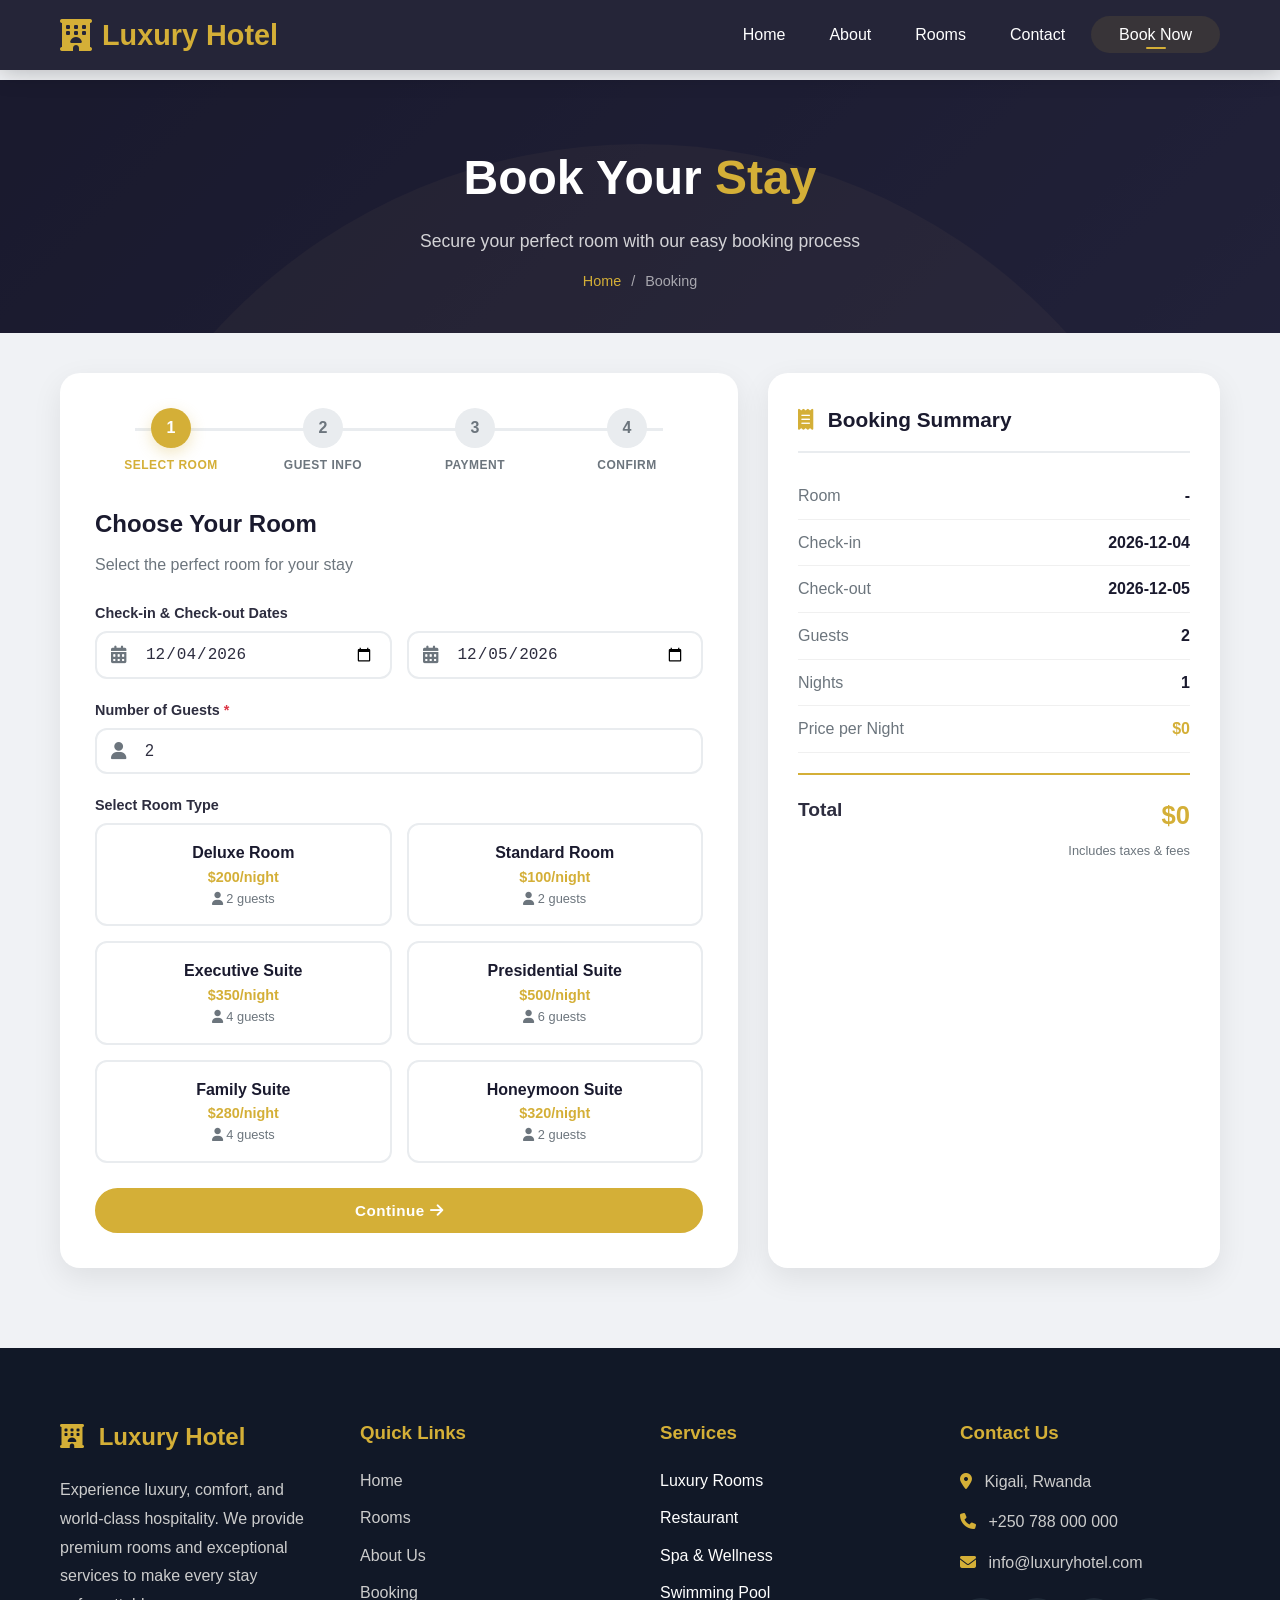
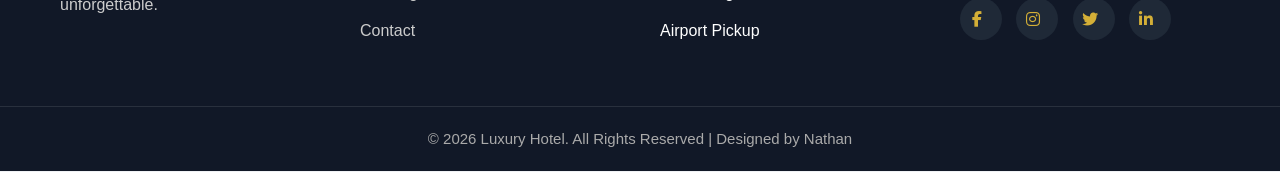
<file: booking.html>
<!DOCTYPE html>
<html lang="en">
<head>
    <meta charset="UTF-8" />
    <meta name="viewport" content="width=device-width, initial-scale=1.0" />
    <title>Book Your Stay - Luxury Hotel</title>
    <meta name="description" content="Book your perfect room at Luxury Hotel. Choose dates, select rooms, and confirm your reservation." />
    <link rel="icon" href="data:image/svg+xml,<svg xmlns='http://www.w3.org/2000/svg' viewBox='0 0 100 100'><text y='.9em' font-size='90'>🏨</text></svg>" />
    <link rel="stylesheet" href="https://cdnjs.cloudflare.com/ajax/libs/font-awesome/6.4.0/css/all.min.css" />
    <style>
        /* ----- RESET & BASE ----- */
        *,
        *::before,
        *::after {
            margin: 0;
            padding: 0;
            box-sizing: border-box;
        }

        :root {
            --primary: #c8a46e;
            --primary-dark: #b08a4e;
            --gold: #d4af37;
            --dark: #1a1a2e;
            --darker: #0f0f1a;
            --light: #f8f9fa;
            --text-dark: #2d2d3f;
            --text-light: #6c757d;
            --white: #ffffff;
            --shadow: 0 10px 30px rgba(0, 0, 0, 0.08);
            --shadow-hover: 0 20px 40px rgba(0, 0, 0, 0.15);
            --transition: all 0.3s cubic-bezier(0.4, 0, 0.2, 1);
            --border-radius: 20px;
            --container-max: 1200px;
        }

        html {
            scroll-behavior: smooth;
        }

        body {
            font-family: 'Segoe UI', Tahoma, Geneva, Verdana, sans-serif;
            color: var(--text-dark);
            background: #f0f2f5;
            line-height: 1.6;
            padding-top: 80px;
        }

        a {
            text-decoration: none;
            color: inherit;
        }
        ul {
            list-style: none;
        }

        .container {
            max-width: var(--container-max);
            margin: 0 auto;
            padding: 0 20px;
        }

        .btn {
            display: inline-block;
            padding: 12px 30px;
            border-radius: 50px;
            font-weight: 600;
            font-size: 0.95rem;
            text-align: center;
            cursor: pointer;
            transition: var(--transition);
            border: 2px solid transparent;
            letter-spacing: 0.5px;
        }

        .btn-primary {
            background: var(--gold);
            color: var(--white);
            border-color: var(--gold);
        }
        .btn-primary:hover {
            background: var(--primary-dark);
            border-color: var(--primary-dark);
            transform: translateY(-3px);
            box-shadow: 0 10px 30px rgba(212, 175, 55, 0.3);
        }
        .btn-primary:disabled {
            opacity: 0.5;
            cursor: not-allowed;
            transform: none !important;
        }

        .btn-outline {
            background: transparent;
            color: var(--dark);
            border-color: var(--dark);
        }
        .btn-outline:hover {
            background: var(--gold);
            border-color: var(--gold);
            color: var(--white);
            transform: translateY(-3px);
        }

        .btn-block {
            width: 100%;
            padding: 16px;
            font-size: 1.05rem;
        }

        .btn-success {
            background: #28a745;
            color: var(--white);
            border-color: #28a745;
        }
        .btn-success:hover {
            background: #218838;
            border-color: #218838;
            transform: translateY(-3px);
            box-shadow: 0 10px 30px rgba(40, 167, 69, 0.3);
        }

        /* ----- HEADER (CLEAN) ----- */
        .site-header {
            position: fixed;
            top: 0;
            left: 0;
            right: 0;
            z-index: 1000;
            background: rgba(26, 26, 46, 0.95);
            backdrop-filter: blur(12px);
            padding: 12px 0;
            box-shadow: 0 2px 25px rgba(0, 0, 0, 0.25);
        }

        .header-container {
            display: flex;
            justify-content: space-between;
            align-items: center;
        }

        .logo a {
            display: flex;
            align-items: center;
            gap: 10px;
            font-size: 1.8rem;
            font-weight: 700;
            color: var(--gold);
        }
        .logo i {
            font-size: 2rem;
        }

        .main-nav .nav-list {
            display: flex;
            align-items: center;
            gap: 8px;
        }

        .nav-link {
            color: var(--white);
            padding: 10px 18px;
            border-radius: 8px;
            font-weight: 500;
            transition: var(--transition);
        }
        .nav-link:hover,
        .nav-link.active {
            color: var(--gold);
            background: rgba(212, 175, 55, 0.1);
        }
        .nav-link.active {
            position: relative;
        }
        .nav-link.active::after {
            content: '';
            position: absolute;
            bottom: 4px;
            left: 50%;
            transform: translateX(-50%);
            width: 20px;
            height: 2px;
            background: var(--gold);
            border-radius: 2px;
        }

        .nav-cta {
            background: var(--gold);
            color: var(--white) !important;
            padding: 10px 28px !important;
            border-radius: 50px !important;
        }
        .nav-cta:hover {
            background: var(--primary-dark) !important;
            color: var(--white) !important;
            transform: translateY(-2px);
            box-shadow: 0 8px 25px rgba(212, 175, 55, 0.35);
        }

        .mobile-menu-toggle {
            display: none;
            background: none;
            border: none;
            color: var(--white);
            font-size: 1.8rem;
            cursor: pointer;
            padding: 5px;
        }
        .mobile-menu-toggle:hover {
            color: var(--gold);
        }

        /* ----- PAGE HERO ----- */
        .page-hero {
            padding: 60px 0 40px;
            background: linear-gradient(135deg, var(--dark) 0%, #2d2d4a 100%);
            color: var(--white);
            text-align: center;
            position: relative;
            overflow: hidden;
        }
        .page-hero::before {
            content: '';
            position: absolute;
            top: 0;
            left: 0;
            right: 0;
            bottom: 0;
            background: url('data:image/svg+xml,<svg xmlns="http://www.w3.org/2000/svg" viewBox="0 0 400 400"><rect width="400" height="400" fill="%231a1a2e"/><circle cx="200" cy="200" r="180" fill="%23c8a46e" opacity="0.08"/><circle cx="200" cy="200" r="120" fill="%23d4af37" opacity="0.05"/></svg>');
            background-size: cover;
            opacity: 0.6;
        }
        .page-hero-content {
            position: relative;
            z-index: 2;
        }
        .page-hero h1 {
            font-size: 3rem;
            font-weight: 800;
            margin-bottom: 10px;
        }
        .page-hero h1 span {
            color: var(--gold);
        }
        .page-hero p {
            font-size: 1.1rem;
            opacity: 0.8;
            max-width: 500px;
            margin: 0 auto;
        }

        .breadcrumb {
            display: flex;
            justify-content: center;
            gap: 10px;
            margin-top: 15px;
            font-size: 0.9rem;
            color: rgba(255, 255, 255, 0.6);
        }
        .breadcrumb a {
            color: var(--gold);
        }
        .breadcrumb a:hover {
            color: var(--white);
        }

        /* ----- BOOKING SECTION ----- */
        .booking-section {
            padding: 40px 0 80px;
        }
        .booking-grid {
            display: grid;
            grid-template-columns: 1.5fr 1fr;
            gap: 30px;
        }

        /* ----- BOOKING FORM ----- */
        .booking-form-card {
            background: var(--white);
            border-radius: var(--border-radius);
            padding: 35px;
            box-shadow: var(--shadow);
        }

        .step-indicator {
            display: flex;
            justify-content: space-between;
            margin-bottom: 30px;
            position: relative;
        }
        .step-indicator::before {
            content: '';
            position: absolute;
            top: 20px;
            left: 40px;
            right: 40px;
            height: 3px;
            background: #e9ecef;
            z-index: 0;
        }
        .step {
            display: flex;
            flex-direction: column;
            align-items: center;
            gap: 8px;
            z-index: 1;
            flex: 1;
        }
        .step .step-number {
            width: 40px;
            height: 40px;
            border-radius: 50%;
            background: #e9ecef;
            color: var(--text-light);
            display: flex;
            align-items: center;
            justify-content: center;
            font-weight: 700;
            transition: var(--transition);
        }
        .step.active .step-number {
            background: var(--gold);
            color: var(--white);
            box-shadow: 0 5px 15px rgba(212, 175, 55, 0.3);
        }
        .step.completed .step-number {
            background: #28a745;
            color: var(--white);
        }
        .step .step-label {
            font-size: 0.75rem;
            color: var(--text-light);
            font-weight: 600;
            text-transform: uppercase;
            letter-spacing: 0.5px;
        }
        .step.active .step-label {
            color: var(--gold);
        }
        .step.completed .step-label {
            color: #28a745;
        }

        .form-step {
            display: none;
            animation: fadeIn 0.4s ease;
        }
        .form-step.active {
            display: block;
        }

        @keyframes fadeIn {
            from {
                opacity: 0;
                transform: translateY(20px);
            }
            to {
                opacity: 1;
                transform: translateY(0);
            }
        }

        .form-step h2 {
            font-size: 1.5rem;
            font-weight: 700;
            color: var(--dark);
            margin-bottom: 8px;
        }
        .form-step .step-description {
            color: var(--text-light);
            margin-bottom: 25px;
        }

        .form-group {
            margin-bottom: 20px;
        }
        .form-group label {
            display: block;
            font-weight: 600;
            font-size: 0.9rem;
            color: var(--text-dark);
            margin-bottom: 6px;
        }
        .form-group label .required {
            color: #dc3545;
        }
        .input-wrapper {
            position: relative;
        }
        .input-wrapper i {
            position: absolute;
            left: 16px;
            top: 50%;
            transform: translateY(-50%);
            color: var(--text-light);
            font-size: 1.1rem;
        }
        .form-control {
            width: 100%;
            padding: 12px 16px 12px 48px;
            border: 2px solid #e9ecef;
            border-radius: 12px;
            font-size: 1rem;
            transition: var(--transition);
            background: var(--white);
            color: var(--text-dark);
        }
        .form-control:focus {
            outline: none;
            border-color: var(--gold);
            box-shadow: 0 0 0 4px rgba(212, 175, 55, 0.15);
        }
        .form-control::placeholder {
            color: #adb5bd;
        }
        .form-control.error {
            border-color: #dc3545;
        }
        .form-control.success {
            border-color: #28a745;
        }
        .form-row {
            display: grid;
            grid-template-columns: 1fr 1fr;
            gap: 15px;
        }

        .form-actions {
            display: flex;
            gap: 15px;
            margin-top: 25px;
        }
        .form-actions .btn {
            flex: 1;
        }

        /* ----- ROOM SELECTION ----- */
        .room-selection-grid {
            display: grid;
            grid-template-columns: 1fr 1fr;
            gap: 15px;
            margin-bottom: 20px;
        }
        .room-option {
            border: 2px solid #e9ecef;
            border-radius: 12px;
            padding: 15px;
            cursor: pointer;
            transition: var(--transition);
            text-align: center;
        }
        .room-option:hover {
            border-color: var(--primary-light);
            background: rgba(212, 175, 55, 0.05);
        }
        .room-option.selected {
            border-color: var(--gold);
            background: rgba(212, 175, 55, 0.1);
            box-shadow: 0 0 0 4px rgba(212, 175, 55, 0.15);
        }
        .room-option .room-option-name {
            font-weight: 700;
            color: var(--dark);
            font-size: 1rem;
        }
        .room-option .room-option-price {
            color: var(--gold);
            font-weight: 600;
            font-size: 0.9rem;
        }
        .room-option .room-option-capacity {
            color: var(--text-light);
            font-size: 0.8rem;
        }

        .selected-room-details {
            background: var(--light);
            border-radius: 12px;
            padding: 20px;
            margin-bottom: 20px;
        }
        .selected-room-details .detail-row {
            display: flex;
            justify-content: space-between;
            padding: 8px 0;
            border-bottom: 1px solid #e9ecef;
        }
        .selected-room-details .detail-row:last-child {
            border-bottom: none;
        }
        .selected-room-details .detail-label {
            color: var(--text-light);
            font-weight: 500;
        }
        .selected-room-details .detail-value {
            font-weight: 600;
            color: var(--dark);
        }
        .selected-room-details .detail-value.price {
            color: var(--gold);
            font-size: 1.2rem;
        }

        /* ----- SUMMARY SIDEBAR ----- */
        .summary-card {
            background: var(--white);
            border-radius: var(--border-radius);
            padding: 30px;
            box-shadow: var(--shadow);
            position: sticky;
            top: 100px;
        }
        .summary-card h3 {
            font-size: 1.3rem;
            font-weight: 700;
            color: var(--dark);
            margin-bottom: 20px;
            padding-bottom: 15px;
            border-bottom: 2px solid #e9ecef;
        }
        .summary-card .summary-item {
            display: flex;
            justify-content: space-between;
            padding: 10px 0;
            border-bottom: 1px solid #f0f0f0;
        }
        .summary-card .summary-item:last-child {
            border-bottom: none;
        }
        .summary-card .summary-item .label {
            color: var(--text-light);
        }
        .summary-card .summary-item .value {
            font-weight: 600;
            color: var(--dark);
        }
        .summary-card .summary-item .value.price {
            color: var(--gold);
        }
        .summary-total {
            margin-top: 20px;
            padding-top: 20px;
            border-top: 2px solid var(--gold);
        }
        .summary-total .total-row {
            display: flex;
            justify-content: space-between;
            font-size: 1.2rem;
            font-weight: 700;
        }
        .summary-total .total-row .total-amount {
            color: var(--gold);
            font-size: 1.6rem;
        }

        /* ----- PAYMENT ----- */
        .payment-methods {
            display: grid;
            grid-template-columns: 1fr 1fr 1fr;
            gap: 12px;
            margin-bottom: 20px;
        }
        .payment-method {
            border: 2px solid #e9ecef;
            border-radius: 12px;
            padding: 15px;
            text-align: center;
            cursor: pointer;
            transition: var(--transition);
        }
        .payment-method:hover {
            border-color: var(--primary-light);
        }
        .payment-method.selected {
            border-color: var(--gold);
            background: rgba(212, 175, 55, 0.1);
        }
        .payment-method i {
            font-size: 2rem;
            display: block;
            margin-bottom: 8px;
            color: var(--text-light);
        }
        .payment-method.selected i {
            color: var(--gold);
        }
        .payment-method .method-name {
            font-size: 0.8rem;
            font-weight: 600;
            color: var(--text-dark);
        }

        /* ----- TOAST ----- */
        .toast-container {
            position: fixed;
            top: 100px;
            right: 25px;
            z-index: 9999;
        }
        .toast {
            background: var(--white);
            padding: 16px 28px;
            border-radius: 12px;
            box-shadow: 0 10px 40px rgba(0, 0, 0, 0.2);
            margin-bottom: 10px;
            display: flex;
            align-items: center;
            gap: 15px;
            animation: slideInRight 0.4s ease;
            font-weight: 500;
            min-width: 300px;
        }
        .toast.success {
            border-left: 4px solid #28a745;
            color: #155724;
        }
        .toast.error {
            border-left: 4px solid #dc3545;
            color: #721c24;
        }
        .toast.info {
            border-left: 4px solid var(--gold);
            color: var(--text-dark);
        }
        .toast i {
            font-size: 1.4rem;
        }
        .toast.success i {
            color: #28a745;
        }
        .toast.error i {
            color: #dc3545;
        }
        .toast.info i {
            color: var(--gold);
        }

        @keyframes slideInRight {
            from {
                transform: translateX(100%);
                opacity: 0;
            }
            to {
                transform: translateX(0);
                opacity: 1;
            }
        }
        @keyframes slideOutRight {
            from {
                transform: translateX(0);
                opacity: 1;
            }
            to {
                transform: translateX(100%);
                opacity: 0;
            }
        }

        /* ----- CONFIRMATION MODAL ----- */
        .modal-overlay {
            position: fixed;
            top: 0;
            left: 0;
            right: 0;
            bottom: 0;
            background: rgba(0, 0, 0, 0.6);
            backdrop-filter: blur(8px);
            z-index: 99999;
            display: none;
            align-items: center;
            justify-content: center;
            padding: 20px;
        }
        .modal-overlay.active {
            display: flex;
        }
        .modal-box {
            background: var(--white);
            border-radius: var(--border-radius);
            padding: 50px 45px;
            max-width: 500px;
            width: 100%;
            text-align: center;
            animation: fadeInUp 0.5s ease;
            box-shadow: 0 30px 80px rgba(0, 0, 0, 0.5);
        }
        @keyframes fadeInUp {
            from {
                opacity: 0;
                transform: translateY(30px) scale(0.95);
            }
            to {
                opacity: 1;
                transform: translateY(0) scale(1);
            }
        }
        .modal-box .success-icon {
            font-size: 5rem;
            color: #28a745;
            margin-bottom: 20px;
        }
        .modal-box h2 {
            font-size: 1.8rem;
            font-weight: 700;
            color: var(--dark);
            margin-bottom: 10px;
        }
        .modal-box p {
            color: var(--text-light);
            margin-bottom: 20px;
        }
        .modal-box .booking-reference {
            background: var(--light);
            padding: 15px;
            border-radius: 12px;
            margin-bottom: 20px;
        }
        .modal-box .booking-reference .ref-label {
            font-size: 0.8rem;
            color: var(--text-light);
            text-transform: uppercase;
            letter-spacing: 1px;
        }
        .modal-box .booking-reference .ref-code {
            font-size: 1.5rem;
            font-weight: 700;
            color: var(--gold);
            font-family: monospace;
            letter-spacing: 2px;
        }
        .modal-box .modal-actions {
            display: flex;
            gap: 12px;
        }
        .modal-box .modal-actions .btn {
            flex: 1;
        }

        /* ----- FOOTER ----- */
        .footer {
            background: #111827;
            color: #fff;
            padding: 70px 0 0;
        }
        .footer-container {
            display: grid;
            grid-template-columns: repeat(auto-fit, minmax(240px, 1fr));
            gap: 40px;
        }
        .footer-box h3,
        .footer-logo {
            margin-bottom: 20px;
            color: #d4af37;
        }
        .footer-logo i {
            margin-right: 8px;
        }
        .footer-box p {
            color: #ccc;
            line-height: 1.8;
            margin-bottom: 12px;
        }
        .footer-box ul li {
            margin-bottom: 12px;
        }
        .footer-box ul li a {
            color: #ccc;
            transition: .3s;
        }
        .footer-box ul li a:hover {
            color: #d4af37;
            padding-left: 8px;
        }
        .footer-box i {
            color: #d4af37;
            margin-right: 8px;
        }
        .social-links {
            margin-top: 20px;
        }
        .social-links a {
            display: inline-flex;
            justify-content: center;
            align-items: center;
            width: 42px;
            height: 42px;
            background: #1f2937;
            color: #fff;
            border-radius: 50%;
            margin-right: 10px;
            transition: .3s;
        }
        .social-links a:hover {
            background: #d4af37;
            color: #111827;
            transform: translateY(-5px);
        }
        .footer-bottom {
            margin-top: 50px;
            padding: 20px 0;
            border-top: 1px solid rgba(255, 255, 255, .1);
            text-align: center;
        }
        .footer-bottom p {
            color: #aaa;
            font-size: 15px;
        }

        /* ----- RESPONSIVE ----- */
        @media (max-width: 1024px) {
            .booking-grid {
                grid-template-columns: 1fr;
            }
            .summary-card {
                position: static;
            }
            .payment-methods {
                grid-template-columns: 1fr 1fr;
            }
        }

        @media (max-width: 768px) {
            body {
                padding-top: 70px;
            }
            .mobile-menu-toggle {
                display: block;
            }
            .main-nav {
                position: absolute;
                top: 100%;
                left: 0;
                right: 0;
                background: var(--dark);
                padding: 20px;
                display: none;
                box-shadow: 0 20px 40px rgba(0, 0, 0, 0.3);
                border-top: 1px solid rgba(255, 255, 255, 0.05);
            }
            .main-nav.open {
                display: block;
            }
            .main-nav .nav-list {
                flex-direction: column;
                gap: 5px;
            }
            .nav-link {
                display: block;
                padding: 12px 20px;
                text-align: center;
            }
            .nav-cta {
                margin-top: 10px;
            }
            .page-hero h1 {
                font-size: 2.2rem;
            }
            .booking-form-card {
                padding: 20px;
            }
            .form-row {
                grid-template-columns: 1fr;
            }
            .room-selection-grid {
                grid-template-columns: 1fr;
            }
            .payment-methods {
                grid-template-columns: 1fr;
            }
            .step-indicator {
                flex-wrap: wrap;
                gap: 10px;
                justify-content: center;
            }
            .step-indicator::before {
                display: none;
            }
            .step {
                flex: 0 0 auto;
            }
            .modal-box {
                padding: 30px 20px;
            }
            .modal-box .modal-actions {
                flex-direction: column;
            }
            .toast {
                min-width: auto;
                max-width: 90%;
                padding: 14px 20px;
                font-size: 0.95rem;
            }
            .toast-container {
                right: 15px;
                left: 15px;
                top: 90px;
            }
            .form-actions {
                flex-direction: column;
            }
            .footer {
                text-align: center;
            }
            .social-links {
                justify-content: center;
            }
        }

        @media (max-width: 480px) {
            .page-hero h1 {
                font-size: 1.8rem;
            }
            .booking-form-card {
                padding: 15px;
            }
            .step .step-label {
                font-size: 0.6rem;
            }
            .step .step-number {
                width: 32px;
                height: 32px;
                font-size: 0.8rem;
            }
        }
    </style>
</head>
<body>

    <!-- ==========================================================
    HEADER
    ========================================================== -->
    <header class="site-header" role="banner">
        <div class="container header-container">
            <div class="logo">
                <a href="index.html" aria-label="Luxury Hotel home">
                    <i class="fas fa-hotel" aria-hidden="true"></i>
                    <span>Luxury Hotel</span>
                </a>
            </div>

            <nav class="main-nav" id="mainNav" aria-label="Main navigation">
                <ul class="nav-list">
                    <li><a href="index.html" class="nav-link">Home</a></li>
                    <li><a href="about.html" class="nav-link">About</a></li>
                    <li><a href="rooms.html" class="nav-link">Rooms</a></li>
                    <li><a href="contact.html" class="nav-link">Contact</a></li>
                    <li><a href="booking.html" class="nav-link nav-cta active">Book Now</a></li>
                </ul>
            </nav>

            <button class="mobile-menu-toggle" id="mobileMenuToggle" aria-label="Toggle navigation menu" aria-expanded="false">
                <i class="fas fa-bars" aria-hidden="true"></i>
            </button>
        </div>
    </header>

    <!-- ==========================================================
    PAGE HERO
    ========================================================== -->
    <section class="page-hero">
        <div class="container page-hero-content">
            <h1>Book Your <span>Stay</span></h1>
            <p>Secure your perfect room with our easy booking process</p>
            <div class="breadcrumb">
                <a href="index.html">Home</a>
                <span>/</span>
                <span>Booking</span>
            </div>
        </div>
    </section>

    <!-- ==========================================================
    BOOKING SECTION
    ========================================================== -->
    <section class="booking-section">
        <div class="container">
            <div class="booking-grid">

                <!-- Booking Form -->
                <div class="booking-form-card">
                    <!-- Steps Indicator -->
                    <div class="step-indicator">
                        <div class="step active" data-step="1">
                            <div class="step-number">1</div>
                            <span class="step-label">Select Room</span>
                        </div>
                        <div class="step" data-step="2">
                            <div class="step-number">2</div>
                            <span class="step-label">Guest Info</span>
                        </div>
                        <div class="step" data-step="3">
                            <div class="step-number">3</div>
                            <span class="step-label">Payment</span>
                        </div>
                        <div class="step" data-step="4">
                            <div class="step-number">4</div>
                            <span class="step-label">Confirm</span>
                        </div>
                    </div>

                    <!-- Step 1: Select Room -->
                    <div class="form-step active" data-step="1">
                        <h2>Choose Your Room</h2>
                        <p class="step-description">Select the perfect room for your stay</p>

                        <div class="form-group">
                            <label>Check-in &amp; Check-out Dates</label>
                            <div class="form-row">
                                <div class="input-wrapper">
                                    <i class="fas fa-calendar-alt" aria-hidden="true"></i>
                                    <input type="date" class="form-control" id="checkIn" required />
                                </div>
                                <div class="input-wrapper">
                                    <i class="fas fa-calendar-alt" aria-hidden="true"></i>
                                    <input type="date" class="form-control" id="checkOut" required />
                                </div>
                            </div>
                        </div>

                        <div class="form-group">
                            <label>Number of Guests <span class="required">*</span></label>
                            <div class="input-wrapper">
                                <i class="fas fa-user" aria-hidden="true"></i>
                                <input type="number" class="form-control" id="guests" value="2" min="1" max="10" required />
                            </div>
                        </div>

                        <div class="form-group">
                            <label>Select Room Type</label>
                            <div class="room-selection-grid" id="roomSelection">
                                <!-- Rooms loaded dynamically -->
                            </div>
                        </div>

                        <div id="selectedRoomDetails" style="display:none;">
                            <div class="selected-room-details">
                                <h4 style="margin-bottom:12px;color:var(--dark);">Selected Room</h4>
                                <div class="detail-row">
                                    <span class="detail-label">Room</span>
                                    <span class="detail-value" id="selectedRoomName">-</span>
                                </div>
                                <div class="detail-row">
                                    <span class="detail-label">Price per Night</span>
                                    <span class="detail-value price" id="selectedRoomPrice">$0</span>
                                </div>
                                <div class="detail-row">
                                    <span class="detail-label">Capacity</span>
                                    <span class="detail-value" id="selectedRoomCapacity">0 Guests</span>
                                </div>
                                <div class="detail-row">
                                    <span class="detail-label">Nights</span>
                                    <span class="detail-value" id="selectedNights">0</span>
                                </div>
                                <div class="detail-row" style="font-size:1.2rem;padding-top:12px;border-top:2px solid var(--gold);">
                                    <span class="detail-label" style="font-weight:700;">Total</span>
                                    <span class="detail-value price" id="selectedTotal">$0</span>
                                </div>
                            </div>
                        </div>

                        <div class="form-actions">
                            <button class="btn btn-primary" onclick="nextStep()">
                                Continue <i class="fas fa-arrow-right" aria-hidden="true"></i>
                            </button>
                        </div>
                    </div>

                    <!-- Step 2: Guest Info -->
                    <div class="form-step" data-step="2">
                        <h2>Guest Information</h2>
                        <p class="step-description">Please provide your details for the booking</p>

                        <div class="form-group">
                            <label>Full Name <span class="required">*</span></label>
                            <div class="input-wrapper">
                                <i class="fas fa-user" aria-hidden="true"></i>
                                <input type="text" class="form-control" id="guestName" placeholder="John Doe" required />
                            </div>
                        </div>

                        <div class="form-group">
                            <label>Email Address <span class="required">*</span></label>
                            <div class="input-wrapper">
                                <i class="fas fa-envelope" aria-hidden="true"></i>
                                <input type="email" class="form-control" id="guestEmail" placeholder="john@example.com" required />
                            </div>
                        </div>

                        <div class="form-group">
                            <label>Phone Number <span class="required">*</span></label>
                            <div class="input-wrapper">
                                <i class="fas fa-phone" aria-hidden="true"></i>
                                <input type="tel" class="form-control" id="guestPhone" placeholder="+1 234 567 8900" required />
                            </div>
                        </div>

                        <div class="form-group">
                            <label>Special Requests</label>
                            <div class="input-wrapper">
                                <i class="fas fa-comment" aria-hidden="true"></i>
                                <textarea class="form-control" id="specialRequests" rows="3" placeholder="Any special requests or preferences..." style="padding-top:12px;resize:vertical;"></textarea>
                            </div>
                        </div>

                        <div class="form-actions">
                            <button class="btn btn-outline" onclick="prevStep()">
                                <i class="fas fa-arrow-left" aria-hidden="true"></i> Back
                            </button>
                            <button class="btn btn-primary" onclick="nextStep()">
                                Continue <i class="fas fa-arrow-right" aria-hidden="true"></i>
                            </button>
                        </div>
                    </div>

                    <!-- Step 3: Payment -->
                    <div class="form-step" data-step="3">
                        <h2>Payment Method</h2>
                        <p class="step-description">Select your preferred payment method</p>

                        <div class="payment-methods" id="paymentMethods">
                            <div class="payment-method" data-method="cash" onclick="selectPayment('cash')">
                                <i class="fas fa-money-bill-wave" aria-hidden="true"></i>
                                <span class="method-name">Cash</span>
                            </div>
                            <div class="payment-method" data-method="mobile" onclick="selectPayment('mobile')">
                                <i class="fas fa-mobile-alt" aria-hidden="true"></i>
                                <span class="method-name">Mobile Money</span>
                            </div>
                            <div class="payment-method" data-method="credit" onclick="selectPayment('credit')">
                                <i class="fas fa-credit-card" aria-hidden="true"></i>
                                <span class="method-name">Credit Card</span>
                            </div>
                        </div>

                        <div id="paymentDetails" style="display:none;">
                            <div class="form-group" id="paymentForm">
                                <!-- Dynamic payment form -->
                            </div>
                        </div>

                        <div class="form-actions">
                            <button class="btn btn-outline" onclick="prevStep()">
                                <i class="fas fa-arrow-left" aria-hidden="true"></i> Back
                            </button>
                            <button class="btn btn-primary" onclick="completeBooking()">
                                Complete Booking <i class="fas fa-check" aria-hidden="true"></i>
                            </button>
                        </div>
                    </div>

                    <!-- Step 4: Confirmation -->
                    <div class="form-step" data-step="4">
                        <div style="text-align:center;padding:20px 0;">
                            <i class="fas fa-check-circle" style="font-size:4rem;color:#28a745;margin-bottom:20px;"></i>
                            <h2 style="color:var(--dark);">Booking Confirmed!</h2>
                            <p style="color:var(--text-light);">Your room has been booked successfully</p>
                            <div class="booking-reference" style="margin:20px 0;">
                                <div class="ref-label">Booking Reference</div>
                                <div class="ref-code" id="bookingRef">BK202406271234</div>
                            </div>
                            <p style="font-size:0.9rem;color:var(--text-light);">
                                A confirmation email has been sent to your email address.
                            </p>
                            <div style="margin-top:25px;display:flex;gap:12px;flex-wrap:wrap;justify-content:center;">
                                <a href="index.html" class="btn btn-primary">Return Home</a>
                                <a href="#" class="btn btn-outline" onclick="window.print()">
                                    <i class="fas fa-print" aria-hidden="true"></i> Print Receipt
                                </a>
                            </div>
                        </div>
                    </div>
                </div>

                <!-- Summary Sidebar -->
                <div class="summary-card">
                    <h3><i class="fas fa-receipt" style="color:var(--gold);margin-right:8px;"></i> Booking Summary</h3>
                    <div class="summary-item">
                        <span class="label">Room</span>
                        <span class="value" id="summaryRoom">-</span>
                    </div>
                    <div class="summary-item">
                        <span class="label">Check-in</span>
                        <span class="value" id="summaryCheckIn">-</span>
                    </div>
                    <div class="summary-item">
                        <span class="label">Check-out</span>
                        <span class="value" id="summaryCheckOut">-</span>
                    </div>
                    <div class="summary-item">
                        <span class="label">Guests</span>
                        <span class="value" id="summaryGuests">-</span>
                    </div>
                    <div class="summary-item">
                        <span class="label">Nights</span>
                        <span class="value" id="summaryNights">-</span>
                    </div>
                    <div class="summary-item">
                        <span class="label">Price per Night</span>
                        <span class="value price" id="summaryPrice">$0</span>
                    </div>
                    <div class="summary-total">
                        <div class="total-row">
                            <span>Total</span>
                            <span class="total-amount" id="summaryTotal">$0</span>
                        </div>
                        <div style="font-size:0.8rem;color:var(--text-light);margin-top:5px;text-align:right;">
                            Includes taxes &amp; fees
                        </div>
                    </div>
                </div>

            </div>
        </div>
    </section>

    <!-- ==========================================================
    CONFIRMATION MODAL
    ========================================================== -->
    <div class="modal-overlay" id="confirmationModal">
        <div class="modal-box">
            <div class="success-icon">
                <i class="fas fa-check-circle" aria-hidden="true"></i>
            </div>
            <h2>Booking Confirmed!</h2>
            <p>Your room has been booked successfully. A confirmation email has been sent.</p>
            <div class="booking-reference">
                <div class="ref-label">Booking Reference</div>
                <div class="ref-code" id="modalRefCode">BK202406271234</div>
            </div>
            <div class="modal-actions">
                <a href="index.html" class="btn btn-primary">Return Home</a>
                <a href="#" class="btn btn-outline" onclick="window.print()">
                    <i class="fas fa-print" aria-hidden="true"></i> Print Receipt
                </a>
            </div>
        </div>
    </div>

    <!-- ==========================================================
    FOOTER
    ========================================================== -->
    <footer class="footer">
        <div class="container footer-container">
            <div class="footer-box">
                <h2 class="footer-logo">
                    <i class="fas fa-hotel"></i> Luxury Hotel
                </h2>
                <p>
                    Experience luxury, comfort, and world-class hospitality.
                    We provide premium rooms and exceptional services to make
                    every stay unforgettable.
                </p>
            </div>

            <div class="footer-box">
                <h3>Quick Links</h3>
                <ul>
                    <li><a href="index.html">Home</a></li>
                    <li><a href="rooms.html">Rooms</a></li>
                    <li><a href="about.html">About Us</a></li>
                    <li><a href="booking.html">Booking</a></li>
                    <li><a href="contact.html">Contact</a></li>
                </ul>
            </div>

            <div class="footer-box">
                <h3>Services</h3>
                <ul>
                    <li>Luxury Rooms</li>
                    <li>Restaurant</li>
                    <li>Spa &amp; Wellness</li>
                    <li>Swimming Pool</li>
                    <li>Airport Pickup</li>
                </ul>
            </div>

            <div class="footer-box">
                <h3>Contact Us</h3>
                <p><i class="fas fa-map-marker-alt"></i> Kigali, Rwanda</p>
                <p><i class="fas fa-phone"></i> +250 788 000 000</p>
                <p><i class="fas fa-envelope"></i> info@luxuryhotel.com</p>
                <div class="social-links">
                    <a href="#"><i class="fab fa-facebook-f"></i></a>
                    <a href="#"><i class="fab fa-instagram"></i></a>
                    <a href="#"><i class="fab fa-twitter"></i></a>
                    <a href="#"><i class="fab fa-linkedin-in"></i></a>
                </div>
            </div>
        </div>
        <div class="footer-bottom">
            <p>&copy; 2026 Luxury Hotel. All Rights Reserved | Designed by Nathan</p>
        </div>
    </footer>

    <!-- ==========================================================
    JAVASCRIPT
    ========================================================== -->
    <script>
        // ============================================================
        // ROOMS DATA
        // ============================================================
        const availableRooms = [
            { id: 1, name: 'Deluxe Room', type: 'deluxe', price: 200, capacity: 2,
                description: 'Luxurious room with ocean view and premium amenities.' },
            { id: 2, name: 'Standard Room', type: 'standard', price: 100, capacity: 2,
                description: 'Comfortable room with essential amenities and city views.' },
            { id: 3, name: 'Executive Suite', type: 'executive', price: 350, capacity: 4,
                description: 'Spacious suite with separate living area and workspace.' },
            { id: 4, name: 'Presidential Suite', type: 'presidential', price: 500, capacity: 6,
                description: 'Ultimate luxury with panoramic views and private jacuzzi.' },
            { id: 5, name: 'Family Suite', type: 'family', price: 280, capacity: 4,
                description: 'Perfect for families with connecting rooms and kid-friendly amenities.' },
            { id: 6, name: 'Honeymoon Suite', type: 'honeymoon', price: 320, capacity: 2,
                description: 'Romantic suite with private terrace and jacuzzi.' }
        ];

        // ============================================================
        // STATE
        // ============================================================
        let currentStep = 1;
        let selectedRoomId = null;
        let selectedPaymentMethod = null;
        let bookingData = {};

        // ============================================================
        // DOM REFS
        // ============================================================
        const checkInInput = document.getElementById('checkIn');
        const checkOutInput = document.getElementById('checkOut');
        const guestsInput = document.getElementById('guests');

        // ============================================================
        // INIT
        // ============================================================
        function init() {
            const today = new Date();
            const tomorrow = new Date(today);
            tomorrow.setDate(tomorrow.getDate() + 1);

            checkInInput.value = formatDate(today);
            checkOutInput.value = formatDate(tomorrow);

            renderRooms();
            updateSummary();

            const params = new URLSearchParams(window.location.search);
            const roomId = params.get('room');
            if (roomId) {
                const room = availableRooms.find(r => r.id == roomId);
                if (room) selectRoom(room.id);
            }

            checkInInput.addEventListener('change', updateSummary);
            checkOutInput.addEventListener('change', updateSummary);
            guestsInput.addEventListener('change', updateSummary);
        }

        // ============================================================
        // RENDER ROOMS
        // ============================================================
        function renderRooms() {
            const container = document.getElementById('roomSelection');
            container.innerHTML = availableRooms.map(room => `
                        <div class="room-option" data-room-id="${room.id}" onclick="selectRoom(${room.id})">
                            <div class="room-option-name">${room.name}</div>
                            <div class="room-option-price">$${room.price}/night</div>
                            <div class="room-option-capacity"><i class="fas fa-user" aria-hidden="true"></i> ${room.capacity} guests</div>
                        </div>
                    `).join('');
        }

        // ============================================================
        // SELECT ROOM
        // ============================================================
        function selectRoom(roomId) {
            selectedRoomId = roomId;
            document.querySelectorAll('.room-option').forEach(el => {
                el.classList.toggle('selected', parseInt(el.dataset.roomId) === roomId);
            });
            document.getElementById('selectedRoomDetails').style.display = 'block';
            updateSummary();
            showToast('Room selected successfully', 'success');
        }

        // ============================================================
        // UPDATE SUMMARY
        // ============================================================
        function updateSummary() {
            const room = availableRooms.find(r => r.id === selectedRoomId);
            const checkIn = checkInInput.value;
            const checkOut = checkOutInput.value;
            const guests = parseInt(guestsInput.value) || 1;

            let nights = 0;
            if (checkIn && checkOut) {
                const start = new Date(checkIn);
                const end = new Date(checkOut);
                nights = Math.max(0, (end - start) / (1000 * 60 * 60 * 24));
            }

            const total = room ? room.price * nights : 0;

            document.getElementById('summaryRoom').textContent = room ? room.name : '-';
            document.getElementById('summaryCheckIn').textContent = checkIn || '-';
            document.getElementById('summaryCheckOut').textContent = checkOut || '-';
            document.getElementById('summaryGuests').textContent = guests;
            document.getElementById('summaryNights').textContent = nights;
            document.getElementById('summaryPrice').textContent = room ? `$${room.price}` : '$0';
            document.getElementById('summaryTotal').textContent = `$${total}`;

            if (room) {
                document.getElementById('selectedRoomName').textContent = room.name;
                document.getElementById('selectedRoomPrice').textContent = `$${room.price}`;
                document.getElementById('selectedRoomCapacity').textContent = `${room.capacity} Guests`;
                document.getElementById('selectedNights').textContent = nights;
                document.getElementById('selectedTotal').textContent = `$${total}`;
            }

            bookingData = {
                roomId: selectedRoomId,
                roomName: room ? room.name : null,
                roomPrice: room ? room.price : 0,
                checkIn: checkIn,
                checkOut: checkOut,
                nights: nights,
                guests: guests,
                total: total
            };
        }

        // ============================================================
        // STEP NAVIGATION
        // ============================================================
        function nextStep() {
            if (currentStep === 1) {
                if (!selectedRoomId) { showToast('Please select a room', 'error'); return; }
                if (!checkInInput.value || !checkOutInput.value) { showToast('Please select dates', 'error'); return; }
                const start = new Date(checkInInput.value);
                const end = new Date(checkOutInput.value);
                if (end <= start) { showToast('Check-out must be after check-in', 'error'); return; }
                if (bookingData.nights === 0) { showToast('Select at least one night', 'error'); return; }
            }

            if (currentStep === 2) {
                const name = document.getElementById('guestName').value.trim();
                const email = document.getElementById('guestEmail').value.trim();
                const phone = document.getElementById('guestPhone').value.trim();

                if (!name) { showToast('Please enter your full name', 'error');
                    document.getElementById('guestName').focus(); return; }
                if (!email || !email.includes('@') || !email.includes('.')) { showToast('Please enter a valid email',
                        'error');
                    document.getElementById('guestEmail').focus(); return; }
                if (!phone || phone.length < 8) { showToast('Please enter a valid phone number', 'error');
                    document.getElementById('guestPhone').focus(); return; }
            }

            if (currentStep === 3) {
                if (!selectedPaymentMethod) { showToast('Please select a payment method', 'error'); return; }
            }

            if (currentStep < 4) { currentStep++;
                updateSteps(); }
        }

        function prevStep() {
            if (currentStep > 1) { currentStep--;
                updateSteps(); }
        }

        function updateSteps() {
            document.querySelectorAll('.step').forEach(el => {
                const stepNum = parseInt(el.dataset.step);
                el.classList.remove('active', 'completed');
                if (stepNum === currentStep) el.classList.add('active');
                else if (stepNum < currentStep) el.classList.add('completed');
            });

            document.querySelectorAll('.form-step').forEach(el => {
                el.classList.toggle('active', parseInt(el.dataset.step) === currentStep);
            });

            document.querySelector('.booking-form-card').scrollIntoView({ behavior: 'smooth', block: 'start' });
        }

        // ============================================================
        // PAYMENT METHODS
        // ============================================================
        function selectPayment(method) {
            selectedPaymentMethod = method;
            document.querySelectorAll('.payment-method').forEach(el => {
                el.classList.toggle('selected', el.dataset.method === method);
            });

            document.getElementById('paymentDetails').style.display = 'block';
            const form = document.getElementById('paymentForm');

            if (method === 'cash') {
                form.innerHTML = `
                            <div style="padding:20px;background:var(--light);border-radius:12px;text-align:center;">
                                <i class="fas fa-money-bill-wave" style="font-size:3rem;color:var(--gold);margin-bottom:10px;"></i>
                                <p style="color:var(--text-light);">You will pay <strong style="color:var(--gold);">$${bookingData.total}</strong> in cash at check-in.</p>
                                <p style="font-size:0.9rem;color:var(--text-light);margin-top:5px;">Cash payment accepted at the front desk.</p>
                            </div>
                        `;
            } else if (method === 'mobile') {
                form.innerHTML = `
                            <div style="padding:20px;background:var(--light);border-radius:12px;">
                                <p style="color:var(--text-light);margin-bottom:15px;">Enter your mobile money details.</p>
                                <div class="form-group">
                                    <label>Mobile Number <span class="required">*</span></label>
                                    <div class="input-wrapper">
                                        <i class="fas fa-phone" aria-hidden="true"></i>
                                        <input type="tel" class="form-control" id="mobileNumber" placeholder="+250 788 000 000" required>
                                    </div>
                                </div>
                                <div class="form-group">
                                    <label>Provider</label>
                                    <div class="input-wrapper">
                                        <i class="fas fa-building" aria-hidden="true"></i>
                                        <select class="form-control" id="mobileProvider">
                                            <option value="mtn">MTN Mobile Money</option>
                                            <option value="airtel">Airtel Money</option>
                                            <option value="orange">Orange Money</option>
                                        </select>
                                    </div>
                                </div>
                                <div style="padding:10px;background:#fff;border-radius:8px;text-align:center;margin-top:10px;">
                                    Amount: <strong style="color:var(--gold);">$${bookingData.total}</strong>
                                </div>
                            </div>
                        `;
            } else if (method === 'credit') {
                form.innerHTML = `
                            <div style="padding:20px;background:var(--light);border-radius:12px;">
                                <p style="color:var(--text-light);margin-bottom:15px;">Enter your credit card details.</p>
                                <div class="form-group">
                                    <label>Card Number <span class="required">*</span></label>
                                    <div class="input-wrapper">
                                        <i class="fas fa-credit-card" aria-hidden="true"></i>
                                        <input type="text" class="form-control" id="cardNumber" placeholder="1234 5678 9012 3456" maxlength="19" required>
                                    </div>
                                </div>
                                <div class="form-row">
                                    <div class="form-group">
                                        <label>Expiry Date <span class="required">*</span></label>
                                        <div class="input-wrapper">
                                            <i class="fas fa-calendar" aria-hidden="true"></i>
                                            <input type="text" class="form-control" id="cardExpiry" placeholder="MM/YY" required>
                                        </div>
                                    </div>
                                    <div class="form-group">
                                        <label>CVV <span class="required">*</span></label>
                                        <div class="input-wrapper">
                                            <i class="fas fa-lock" aria-hidden="true"></i>
                                            <input type="password" class="form-control" id="cardCvv" placeholder="123" maxlength="4" required>
                                        </div>
                                    </div>
                                </div>
                                <div class="form-group">
                                    <label>Cardholder Name <span class="required">*</span></label>
                                    <div class="input-wrapper">
                                        <i class="fas fa-user" aria-hidden="true"></i>
                                        <input type="text" class="form-control" id="cardName" placeholder="John Doe" required>
                                    </div>
                                </div>
                                <div style="padding:10px;background:#fff;border-radius:8px;text-align:center;margin-top:10px;">
                                    Amount: <strong style="color:var(--gold);">$${bookingData.total}</strong>
                                </div>
                            </div>
                        `;
            }
            showToast(`Payment method: ${method.charAt(0).toUpperCase() + method.slice(1)}`, 'info');
        }

        // ============================================================
        // COMPLETE BOOKING - SAVES TO ADMIN DASHBOARD
        // ============================================================
        function completeBooking() {
            // Validate payment details
            if (selectedPaymentMethod === 'mobile') {
                const mobile = document.getElementById('mobileNumber');
                if (mobile && !mobile.value.trim()) {
                    showToast('Please enter your mobile number', 'error');
                    mobile.focus();
                    return;
                }
            }

            if (selectedPaymentMethod === 'credit') {
                const cardNumber = document.getElementById('cardNumber');
                const cardExpiry = document.getElementById('cardExpiry');
                const cardCvv = document.getElementById('cardCvv');
                const cardName = document.getElementById('cardName');

                if (!cardNumber || !cardNumber.value.trim() || cardNumber.value.replace(/\s/g, '').length < 16) {
                    showToast('Please enter a valid card number', 'error');
                    if (cardNumber) cardNumber.focus();
                    return;
                }
                if (!cardExpiry || !cardExpiry.value.trim()) {
                    showToast('Please enter expiry date', 'error');
                    if (cardExpiry) cardExpiry.focus();
                    return;
                }
                if (!cardCvv || !cardCvv.value.trim() || cardCvv.value.length < 3) {
                    showToast('Please enter a valid CVV', 'error');
                    if (cardCvv) cardCvv.focus();
                    return;
                }
                if (!cardName || !cardName.value.trim()) {
                    showToast('Please enter cardholder name', 'error');
                    if (cardName) cardName.focus();
                    return;
                }
            }

            // Generate booking reference
            const ref = generateBookingReference();

            // Build complete booking object
            const booking = {
                id: Date.now(),
                reference: ref,
                roomId: selectedRoomId,
                roomName: bookingData.roomName || 'Not specified',
                roomPrice: bookingData.roomPrice || 0,
                checkIn: bookingData.checkIn || '',
                checkOut: bookingData.checkOut || '',
                nights: bookingData.nights || 0,
                guests: bookingData.guests || 1,
                total: bookingData.total || 0,
                guestName: document.getElementById('guestName').value.trim(),
                guestEmail: document.getElementById('guestEmail').value.trim(),
                guestPhone: document.getElementById('guestPhone').value.trim(),
                specialRequests: document.getElementById('specialRequests').value.trim() || 'None',
                paymentMethod: selectedPaymentMethod || 'cash',
                status: 'confirmed',
                createdAt: new Date().toISOString(),
                // Store payment details securely (in real app, encrypt this)
                paymentDetails: selectedPaymentMethod === 'credit' ? {
                    cardLast4: document.getElementById('cardNumber') ? document.getElementById('cardNumber').value.replace(
                        /\s/g, '').slice(-4) : '****',
                    cardholder: document.getElementById('cardName') ? document.getElementById('cardName').value.trim() :
                        'N/A'
                } : selectedPaymentMethod === 'mobile' ? {
                    phone: document.getElementById('mobileNumber') ? document.getElementById('mobileNumber').value.trim() :
                        'N/A',
                    provider: document.getElementById('mobileProvider') ? document.getElementById('mobileProvider')
                    .value : 'N/A'
                } : { method: 'cash' }
            };

            // ============================================================
            // SAVE TO LOCALSTORAGE (Admin Dashboard)
            // ============================================================
            try {
                // Get existing bookings from localStorage
                const existingBookings = JSON.parse(localStorage.getItem('hotel_bookings') || '[]');
                existingBookings.push(booking);
                localStorage.setItem('hotel_bookings', JSON.stringify(existingBookings));

                // Also update the admin dashboard's data structure if it exists
                // This ensures the admin page sees the new booking
                const adminData = JSON.parse(localStorage.getItem('hotel_admin_data') || 'null');
                if (adminData) {
                    // If admin data exists, update it
                    if (!adminData.bookings) adminData.bookings = [];
                    adminData.bookings.push({
                        id: booking.id,
                        guest: booking.guestName,
                        room: booking.roomName,
                        checkIn: booking.checkIn,
                        checkOut: booking.checkOut,
                        status: booking.status,
                        amount: booking.total,
                        guests: booking.guests
                    });
                    localStorage.setItem('hotel_admin_data', JSON.stringify(adminData));
                }

                // Also store in a separate bookings collection for the admin
                const allBookings = JSON.parse(localStorage.getItem('all_hotel_bookings') || '[]');
                allBookings.push({
                    id: booking.id,
                    reference: booking.reference,
                    guestName: booking.guestName,
                    guestEmail: booking.guestEmail,
                    guestPhone: booking.guestPhone,
                    roomName: booking.roomName,
                    checkIn: booking.checkIn,
                    checkOut: booking.checkOut,
                    nights: booking.nights,
                    guests: booking.guests,
                    total: booking.total,
                    paymentMethod: booking.paymentMethod,
                    status: booking.status,
                    specialRequests: booking.specialRequests,
                    createdAt: booking.createdAt
                });
                localStorage.setItem('all_hotel_bookings', JSON.stringify(allBookings));

                console.log('✅ Booking saved to admin dashboard!');
                console.log('📊 Total bookings:', allBookings.length);
                console.log('📋 Booking details:', booking);

            } catch (error) {
                console.error('Error saving booking:', error);
                showToast('Error saving booking. Please try again.', 'error');
                return;
            }

            // Update UI with confirmation
            document.getElementById('bookingRef').textContent = ref;
            document.getElementById('modalRefCode').textContent = ref;

            // Go to confirmation step
            currentStep = 4;
            updateSteps();

            showToast('🎉 Booking confirmed! Reference: ' + ref, 'success');

            // Show modal
            setTimeout(() => {
                document.getElementById('confirmationModal').classList.add('active');
            }, 600);
        }

        // ============================================================
        // UTILITY FUNCTIONS
        // ============================================================
        function formatDate(date) {
            const year = date.getFullYear();
            const month = String(date.getMonth() + 1).padStart(2, '0');
            const day = String(date.getDate()).padStart(2, '0');
            return `${year}-${month}-${day}`;
        }

        function generateBookingReference() {
            const prefix = 'BK';
            const date = new Date();
            const year = date.getFullYear();
            const month = String(date.getMonth() + 1).padStart(2, '0');
            const day = String(date.getDate()).padStart(2, '0');
            const random = String(Math.floor(Math.random() * 10000)).padStart(4, '0');
            return `${prefix}${year}${month}${day}${random}`;
        }

        // ============================================================
        // TOAST
        // ============================================================
        function showToast(message, type = 'info') {
            const container = document.querySelector('.toast-container') || createToastContainer();
            const toast = document.createElement('div');
            toast.className = `toast ${type}`;
            const icons = { success: 'fa-check-circle', error: 'fa-exclamation-circle', info: 'fa-info-circle' };
            toast.innerHTML = `<i class="fas ${icons[type] || icons.info}" aria-hidden="true"></i><span>${message}</span>`;
            container.appendChild(toast);
            setTimeout(() => {
                toast.style.animation = 'slideOutRight 0.4s ease forwards';
                setTimeout(() => toast.remove(), 400);
            }, 4000);
        }

        function createToastContainer() {
            const container = document.createElement('div');
            container.className = 'toast-container';
            document.body.appendChild(container);
            return container;
        }

        // ============================================================
        // MODAL CLOSE
        // ============================================================
        document.getElementById('confirmationModal').addEventListener('click', function(e) {
            if (e.target === this) this.classList.remove('active');
        });

        // ============================================================
        // MOBILE MENU
        // ============================================================
        const mobileToggle = document.getElementById('mobileMenuToggle');
        const mainNav = document.getElementById('mainNav');

        mobileToggle.addEventListener('click', function() {
            const isOpen = mainNav.classList.toggle('open');
            this.setAttribute('aria-expanded', isOpen);
            this.querySelector('i').className = isOpen ? 'fas fa-times' : 'fas fa-bars';
        });

        document.querySelectorAll('.nav-link').forEach(link => {
            link.addEventListener('click', function() {
                mainNav.classList.remove('open');
                mobileToggle.setAttribute('aria-expanded', 'false');
                mobileToggle.querySelector('i').className = 'fas fa-bars';
            });
        });

        // ============================================================
        // CREDIT CARD FORMATTING
        // ============================================================
        document.addEventListener('input', function(e) {
            if (e.target.id === 'cardNumber') {
                let value = e.target.value.replace(/\D/g, '');
                if (value.length > 16) value = value.slice(0, 16);
                e.target.value = value.replace(/(.{4})/g, '$1 ').trim();
            }
            if (e.target.id === 'cardExpiry') {
                let value = e.target.value.replace(/\D/g, '');
                if (value.length > 4) value = value.slice(0, 4);
                if (value.length >= 2) value = value.slice(0, 2) + '/' + value.slice(2);
                e.target.value = value;
            }
            if (e.target.id === 'cardCvv') {
                e.target.value = e.target.value.replace(/\D/g, '').slice(0, 4);
            }
        });

        // ============================================================
        // CONSOLE
        // ============================================================
        console.log('%c🏨 Luxury Hotel - Booking', 'font-size:24px; font-weight:bold; color:#c8a46e;');
        console.log('%c📋 All bookings saved to admin dashboard (localStorage)', 'font-size:14px; color:#28a745;');
        console.log(`%c🛏️ ${availableRooms.length} rooms available`, 'font-size:12px; color:#6c757d;');

        // ============================================================
        // INIT
        // ============================================================
        init();
    </script>
</body>
</html>
</file>
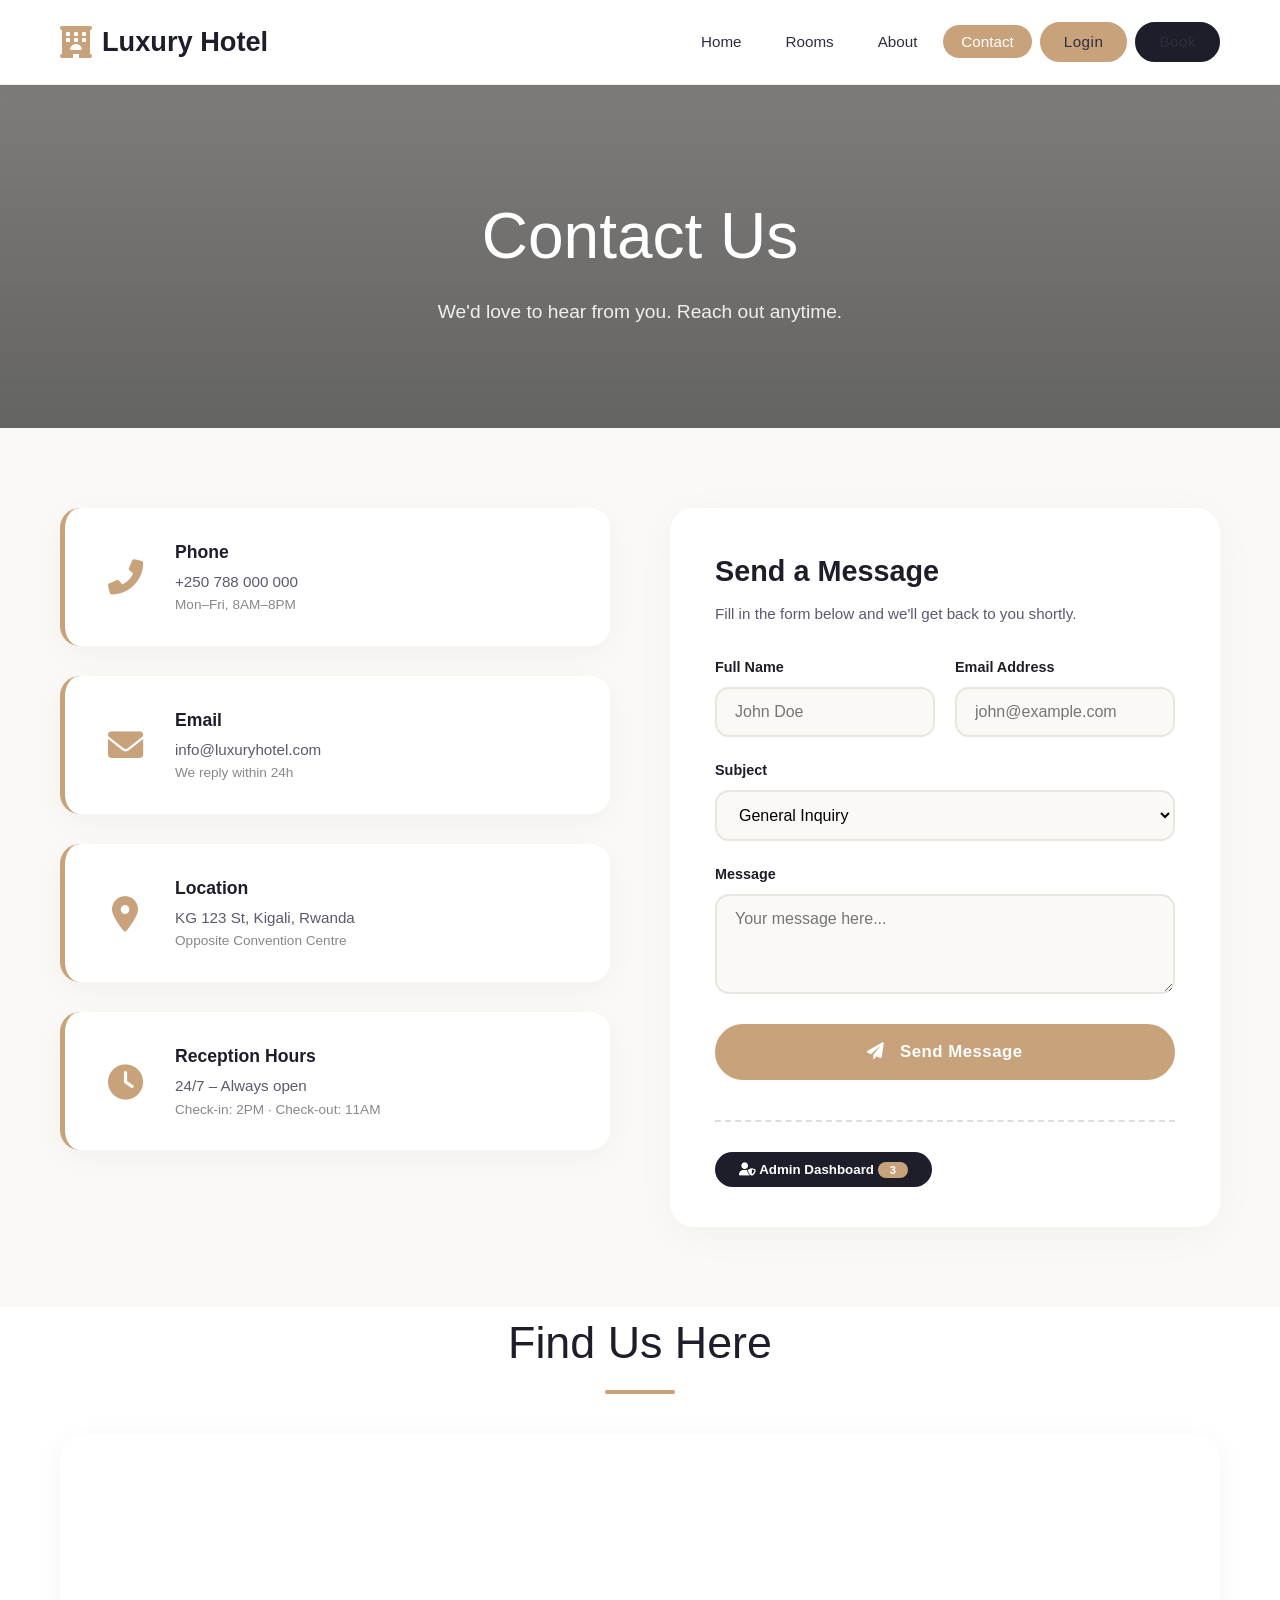
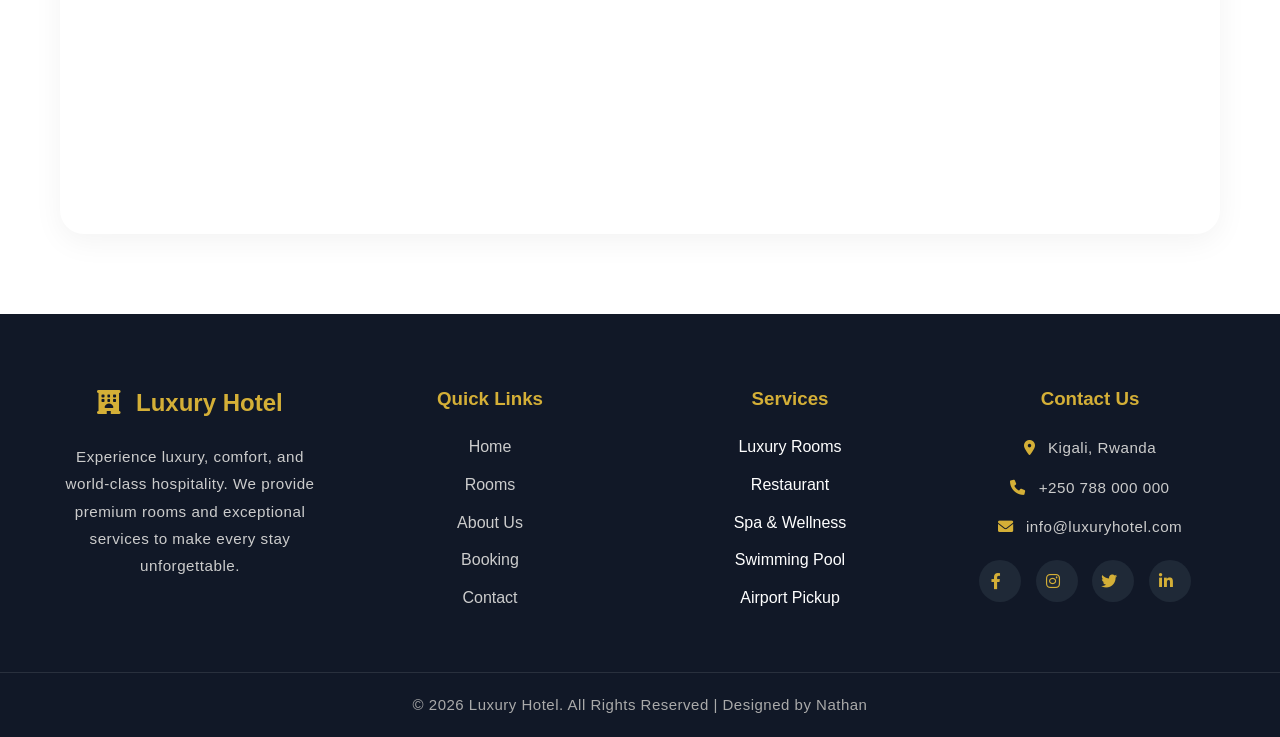
<file: contact.html>
<!DOCTYPE html>
<html lang="en">
<head>
    <meta charset="UTF-8" />
    <meta name="viewport" content="width=device-width, initial-scale=1.0" />
    <title>Luxury Hotel · Contact & Admin</title>
    <!-- Font Awesome 6 (free) -->
    <link rel="stylesheet" href="https://cdnjs.cloudflare.com/ajax/libs/font-awesome/6.0.0-beta3/css/all.min.css" />
    <style>
        /* ----- RESET & BASE ----- */
        * {
            margin: 0;
            padding: 0;
            box-sizing: border-box;
        }
        body {
            font-family: 'Segoe UI', Tahoma, Geneva, Verdana, sans-serif;
            background-color: #faf9f6;
            color: #1e1e2a;
            line-height: 1.6;
        }
        .container {
            max-width: 1200px;
            margin: 0 auto;
            padding: 0 20px;
        }
        img { max-width: 100%; height: auto; display: block; }
        a { text-decoration: none; color: inherit; }
        ul { list-style: none; }
        .btn {
            display: inline-block;
            background: #c8a27b;
            color: #fff;
            padding: 14px 36px;
            border-radius: 50px;
            font-weight: 600;
            letter-spacing: 0.5px;
            transition: 0.3s ease;
            border: 2px solid #c8a27b;
            cursor: pointer;
            font-size: 1rem;
        }
        .btn:hover {
            background: #b08b66;
            border-color: #b08b66;
            transform: translateY(-3px);
            box-shadow: 0 10px 20px rgba(0, 0, 0, 0.1);
        }
        .title {
            font-size: 2.8rem;
            text-align: center;
            margin-bottom: 2.5rem;
            position: relative;
            font-weight: 300;
        }
        .title::after {
            content: '';
            display: block;
            width: 70px;
            height: 4px;
            background: #c8a27b;
            margin: 12px auto 0;
            border-radius: 4px;
        }
        section { padding: 80px 0; }

        /* ----- HEADER / NAV ----- */
        .header {
            background: #ffffff;
            padding: 20px 0;
            box-shadow: 0 4px 20px rgba(0, 0, 0, 0.04);
            position: sticky;
            top: 0;
            z-index: 1000;
            border-bottom: 1px solid #eee;
        }
        .header .container {
            display: flex;
            justify-content: space-between;
            align-items: center;
            flex-wrap: wrap;
        }
        .logo {
            display: flex;
            align-items: center;
            gap: 10px;
            font-size: 1.7rem;
            font-weight: 700;
            color: #1e1e2a;
        }
        .logo i { color: #c8a27b; font-size: 2rem; }
        .navbar ul {
            display: flex;
            align-items: center;
            gap: 8px;
            flex-wrap: wrap;
        }
        .navbar ul li a {
            padding: 8px 18px;
            border-radius: 50px;
            font-weight: 500;
            transition: 0.2s;
            color: #2d2d3f;
            font-size: 0.95rem;
        }
        .navbar ul li a:hover,
        .navbar ul li a.active {
            background: #c8a27b;
            color: #fff;
        }
        #menu-btn {
            display: none;
            background: none;
            border: none;
            font-size: 2rem;
            color: #1e1e2a;
            cursor: pointer;
        }
        /* ----- PAGE HEADER (Hero) ----- */
        .page-header {
            background: linear-gradient(rgba(0, 0, 0, 0.5), rgba(0, 0, 0, 0.6)),
                url('https://images.unsplash.com/photo-1566073771259-6a8506099945?ixlib=rb-4.0.3&auto=format&fit=crop&w=1920&q=80') center/cover no-repeat;
            padding: 100px 0;
            text-align: center;
            color: #fff;
        }
        .page-header h1 { font-size: 4rem; font-weight: 300; margin-bottom: 10px; }
        .page-header p { font-size: 1.2rem; opacity: 0.9; }

        /* ----- CONTACT SECTION (split) ----- */
        .contact-page { background: #faf9f6; }
        .contact-grid {
            display: grid;
            grid-template-columns: 1fr 1fr;
            gap: 60px;
            align-items: start;
        }
        /* Contact Info Cards */
        .contact-info {
            display: flex;
            flex-direction: column;
            gap: 30px;
        }
        .info-card {
            background: #fff;
            padding: 30px 35px;
            border-radius: 20px;
            box-shadow: 0 8px 30px rgba(0, 0, 0, 0.04);
            display: flex;
            align-items: center;
            gap: 25px;
            transition: 0.3s;
            border-left: 5px solid #c8a27b;
        }
        .info-card:hover {
            transform: translateX(8px);
            box-shadow: 0 12px 40px rgba(0, 0, 0, 0.07);
        }
        .info-card i { font-size: 2.2rem; color: #c8a27b; width: 50px; text-align: center; }
        .info-card .details h3 { font-size: 1.1rem; font-weight: 600; margin-bottom: 4px; }
        .info-card .details p { color: #5a5a6e; font-size: 0.95rem; }

        /* Contact Form */
        .contact-form {
            background: #fff;
            padding: 40px 45px;
            border-radius: 24px;
            box-shadow: 0 8px 40px rgba(0, 0, 0, 0.04);
        }
        .contact-form h3 { font-size: 1.8rem; font-weight: 600; margin-bottom: 8px; }
        .contact-form .subtitle { color: #5a5a6e; margin-bottom: 30px; font-size: 0.95rem; }
        .form-group { margin-bottom: 22px; }
        .form-group label { display: block; font-weight: 600; font-size: 0.9rem; margin-bottom: 8px; }
        .form-group input,
        .form-group textarea,
        .form-group select {
            width: 100%;
            padding: 14px 18px;
            border: 2px solid #e8e6e1;
            border-radius: 14px;
            font-size: 1rem;
            transition: 0.3s;
            background: #faf9f6;
            font-family: inherit;
        }
        .form-group input:focus,
        .form-group textarea:focus,
        .form-group select:focus {
            outline: none;
            border-color: #c8a27b;
            background: #fff;
            box-shadow: 0 0 0 4px rgba(200, 162, 123, 0.12);
        }
        .form-group textarea { height: 100px; resize: vertical; }
        .form-row {
            display: grid;
            grid-template-columns: 1fr 1fr;
            gap: 20px;
        }
        .contact-form .btn { width: 100%; padding: 16px; font-size: 1.05rem; }

        /* ----- ADMIN PANEL (with password protection) ----- */
        .admin-panel {
            background: #fff;
            border-radius: 24px;
            padding: 30px 30px;
            box-shadow: 0 8px 30px rgba(0,0,0,0.05);
            margin-top: 30px;
            border: 1px solid #eee;
            transition: 0.3s;
        }
        .admin-panel h2 {
            font-size: 1.8rem;
            font-weight: 300;
            display: flex;
            align-items: center;
            gap: 12px;
            margin-bottom: 20px;
        }
        .admin-panel h2 i { color: #c8a27b; }
        .admin-toggle {
            background: #1e1e2a;
            color: #fff;
            border: none;
            padding: 10px 24px;
            border-radius: 50px;
            font-weight: 600;
            cursor: pointer;
            transition: 0.2s;
            margin-top: 10px;
        }
        .admin-toggle:hover { background: #c8a27b; }

        /* Password overlay */
        .password-overlay {
            display: none;
            position: fixed;
            top: 0;
            left: 0;
            right: 0;
            bottom: 0;
            background: rgba(0,0,0,0.7);
            backdrop-filter: blur(8px);
            z-index: 99999;
            align-items: center;
            justify-content: center;
        }
        .password-overlay.active {
            display: flex;
        }
        .password-box {
            background: #fff;
            border-radius: 24px;
            padding: 40px 45px;
            max-width: 420px;
            width: 100%;
            text-align: center;
            animation: fadeInUp 0.5s ease;
            box-shadow: 0 30px 80px rgba(0,0,0,0.5);
        }
        @keyframes fadeInUp {
            from { opacity: 0; transform: translateY(30px) scale(0.95); }
            to { opacity: 1; transform: translateY(0) scale(1); }
        }
        .password-box .lock-icon {
            font-size: 3.5rem;
            color: #c8a27b;
            margin-bottom: 15px;
        }
        .password-box h2 {
            font-size: 1.6rem;
            font-weight: 700;
            color: #1e1e2a;
            margin-bottom: 10px;
        }
        .password-box p {
            color: #6c757d;
            font-size: 0.95rem;
            margin-bottom: 20px;
        }
        .password-box .input-group {
            position: relative;
            margin-bottom: 20px;
        }
        .password-box .input-group i {
            position: absolute;
            left: 16px;
            top: 50%;
            transform: translateY(-50%);
            color: #6c757d;
            font-size: 1.1rem;
        }
        .password-box .input-group input {
            width: 100%;
            padding: 14px 16px 14px 48px;
            border: 2px solid #e9ecef;
            border-radius: 12px;
            font-size: 1rem;
            transition: 0.3s;
            background: #fff;
            color: #1e1e2a;
        }
        .password-box .input-group input:focus {
            outline: none;
            border-color: #c8a27b;
            box-shadow: 0 0 0 4px rgba(200, 162, 123, 0.15);
        }
        .password-box .input-group input.error {
            border-color: #dc3545;
            animation: shake 0.5s ease;
        }
        @keyframes shake {
            0%, 100% { transform: translateX(0); }
            20% { transform: translateX(-10px); }
            40% { transform: translateX(10px); }
            60% { transform: translateX(-10px); }
            80% { transform: translateX(10px); }
        }
        .password-box .btn-unlock {
            width: 100%;
            padding: 14px;
            background: #c8a27b;
            color: #fff;
            border: none;
            border-radius: 12px;
            font-size: 1.05rem;
            font-weight: 600;
            cursor: pointer;
            transition: 0.3s;
        }
        .password-box .btn-unlock:hover {
            background: #b08b66;
            transform: translateY(-2px);
            box-shadow: 0 10px 30px rgba(200, 162, 123, 0.3);
        }
        .password-box .btn-unlock:disabled {
            opacity: 0.6;
            cursor: not-allowed;
            transform: none;
        }
        .password-box .error-message {
            color: #dc3545;
            font-size: 0.9rem;
            margin-top: 10px;
            min-height: 24px;
        }
        .password-box .hint {
            font-size: 0.8rem;
            color: #6c757d;
            margin-top: 15px;
            padding: 10px;
            background: #f8f9fa;
            border-radius: 8px;
        }
        .password-box .hint strong { color: #c8a27b; }

        /* Admin messages */
        .admin-messages {
            display: flex;
            flex-direction: column;
            gap: 24px;
            max-height: 400px;
            overflow-y: auto;
        }
        .msg-card {
            background: #f8f7f4;
            padding: 18px 22px;
            border-radius: 16px;
            border-left: 5px solid #c8a27b;
            display: flex;
            flex-direction: column;
            gap: 6px;
        }
        .msg-card .msg-meta {
            display: flex;
            justify-content: space-between;
            font-size: 0.85rem;
            color: #5a5a6e;
        }
        .msg-card .msg-meta strong { color: #1e1e2a; }
        .msg-card .msg-text { font-size: 1rem; margin: 6px 0; }
        .msg-card .reply-area {
            display: flex;
            gap: 10px;
            margin-top: 8px;
            flex-wrap: wrap;
        }
        .msg-card .reply-area input {
            flex: 1;
            padding: 10px 14px;
            border: 2px solid #e0ddd6;
            border-radius: 30px;
            font-size: 0.9rem;
            min-width: 150px;
        }
        .msg-card .reply-area button {
            background: #c8a27b;
            border: none;
            color: #fff;
            padding: 10px 22px;
            border-radius: 30px;
            font-weight: 600;
            cursor: pointer;
            transition: 0.2s;
        }
        .msg-card .reply-area button:hover { background: #b08b66; }
        .msg-card .admin-reply {
            background: #eae7e0;
            padding: 10px 16px;
            border-radius: 30px;
            margin-top: 8px;
            font-style: italic;
            color: #2d2d3f;
        }
        .badge {
            background: #c8a27b;
            color: #fff;
            padding: 2px 12px;
            border-radius: 30px;
            font-size: 0.7rem;
            font-weight: 600;
        }

        /* Map Section */
        .map-section { background: #fff; padding: 0 0 80px 0; }
        .map-container {
            border-radius: 24px;
            overflow: hidden;
            box-shadow: 0 8px 30px rgba(0, 0, 0, 0.05);
            height: 400px;
        }
        .map-container iframe { width: 100%; height: 100%; border: 0; }

        /* Footer */
        footer {
            background: #1e1e2a;
            color: #ccc;
            padding: 40px 0;
            text-align: center;
        }
        footer p { font-size: 0.95rem; letter-spacing: 0.5px; }

        /* Responsive */
        @media (max-width: 992px) {
            .contact-grid { grid-template-columns: 1fr; gap: 40px; }
            .page-header h1 { font-size: 3rem; }
        }
        @media (max-width: 768px) {
            #menu-btn { display: block; }
            .navbar { display: none; width: 100%; margin-top: 20px; border-top: 1px solid #eee; padding-top: 20px; }
            .navbar.open { display: block; }
            .navbar ul { flex-direction: column; align-items: stretch; gap: 6px; }
            .navbar ul li a { display: block; padding: 12px 20px; border-radius: 10px; text-align: center; }
            .page-header h1 { font-size: 2.4rem; }
            .page-header { padding: 70px 0; }
            .title { font-size: 2.2rem; }
            .contact-form { padding: 30px 20px; }
            .form-row { grid-template-columns: 1fr; }
            .info-card { padding: 20px 25px; gap: 18px; }
            .map-container { height: 280px; }
            .password-box { padding: 30px 25px; }
        }
        @media (max-width: 480px) {
            .page-header h1 { font-size: 2rem; }
            .contact-form h3 { font-size: 1.4rem; }
            .info-card i { font-size: 1.6rem; width: 35px; }
            .password-box h2 { font-size: 1.3rem; }
            .password-box { padding: 25px 20px; }
        }

                /*=========================
FOOTER
=========================*/

.footer{
    background:#111827;
    color:#fff;
    padding:70px 0 0;
}

.footer-container{
    display:grid;
    grid-template-columns:repeat(auto-fit,minmax(240px,1fr));
    gap:40px;
}

.footer-box h3,
.footer-logo{
    margin-bottom:20px;
    color:#d4af37;
}

.footer-logo i{
    margin-right:8px;
}

.footer-box p{
    color:#ccc;
    line-height:1.8;
    margin-bottom:12px;
}

.footer-box ul{
    list-style:none;
}

.footer-box ul li{
    margin-bottom:12px;
}

.footer-box ul li a{
    color:#ccc;
    transition:.3s;
}

.footer-box ul li a:hover{
    color:#d4af37;
    padding-left:8px;
}

.footer-box i{
    color:#d4af37;
    margin-right:8px;
}

.social-links{
    margin-top:20px;
}

.social-links a{
    display:inline-flex;
    justify-content:center;
    align-items:center;
    width:42px;
    height:42px;
    background:#1f2937;
    color:#fff;
    border-radius:50%;
    margin-right:10px;
    transition:.3s;
}

.social-links a:hover{
    background:#d4af37;
    color:#111827;
    transform:translateY(-5px);
}

.footer-bottom{
    margin-top:50px;
    padding:20px 0;
    border-top:1px solid rgba(255,255,255,.1);
    text-align:center;
}

.footer-bottom p{
    color:#aaa;
    font-size:15px;
}

/*=========================
RESPONSIVE
=========================*/

@media(max-width:768px){

.footer{
    text-align:center;
}

.social-links{
    justify-content:center;
}

}
    </style>
</head>
<body>

<!-- ================= HEADER ================= -->
<header class="header">
    <div class="container">
        <a href="#" class="logo">
            <i class="fas fa-hotel"></i>
            <span>Luxury Hotel</span>
        </a>
        <nav class="navbar" id="navbar">
            <ul>
                <li><a href="index.html">Home</a></li>
                <li><a href="room.html">Rooms</a></li>
                <li><a href="about.html">About</a></li>
                <li><a href="contact.html" class="active">Contact</a></li>
                <li><a href="login.html" class="btn" style="padding: 6px 22px;">Login</a></li>
                <li><a href="booking.html" class="btn" style="padding: 6px 22px; background: #1e1e2a; border-color: #1e1e2a;">Book</a></li>
            </ul>
        </nav>
        <button id="menu-btn"><i class="fas fa-bars"></i></button>
    </div>
</header>

<!-- ================= PAGE HEADER ================= -->
<section class="page-header">
    <div class="container">
        <h1>Contact Us</h1>
        <p>We'd love to hear from you. Reach out anytime.</p>
    </div>
</section>

<!-- ================= CONTACT + ADMIN SECTION ================= -->
<section class="contact-page" id="contact">
    <div class="container">
        <div class="contact-grid">
            <!-- Left: Contact Info -->
            <div class="contact-info">
                <div class="info-card">
                    <i class="fas fa-phone-alt"></i>
                    <div class="details">
                        <h3>Phone</h3>
                        <p>+250 788 000 000</p>
                        <p style="font-size: 0.85rem; color: #888;">Mon–Fri, 8AM–8PM</p>
                    </div>
                </div>
                <div class="info-card">
                    <i class="fas fa-envelope"></i>
                    <div class="details">
                        <h3>Email</h3>
                        <p>info@luxuryhotel.com</p>
                        <p style="font-size: 0.85rem; color: #888;">We reply within 24h</p>
                    </div>
                </div>
                <div class="info-card">
                    <i class="fas fa-map-marker-alt"></i>
                    <div class="details">
                        <h3>Location</h3>
                        <p>KG 123 St, Kigali, Rwanda</p>
                        <p style="font-size: 0.85rem; color: #888;">Opposite Convention Centre</p>
                    </div>
                </div>
                <div class="info-card">
                    <i class="fas fa-clock"></i>
                    <div class="details">
                        <h3>Reception Hours</h3>
                        <p>24/7 – Always open</p>
                        <p style="font-size: 0.85rem; color: #888;">Check-in: 2PM · Check-out: 11AM</p>
                    </div>
                </div>
            </div>

            <!-- Right: Contact Form + Admin Panel -->
            <div class="contact-form">
                <h3>Send a Message</h3>
                <p class="subtitle">Fill in the form below and we'll get back to you shortly.</p>

                <form id="userMessageForm">
                    <div class="form-row">
                        <div class="form-group">
                            <label>Full Name</label>
                            <input type="text" id="userName" placeholder="John Doe" required />
                        </div>
                        <div class="form-group">
                            <label>Email Address</label>
                            <input type="email" id="userEmail" placeholder="john@example.com" required />
                        </div>
                    </div>
                    <div class="form-group">
                        <label>Subject</label>
                        <select id="userSubject">
                            <option>General Inquiry</option>
                            <option>Room Booking</option>
                            <option>Events & Weddings</option>
                            <option>Restaurant Reservation</option>
                            <option>Other</option>
                        </select>
                    </div>
                    <div class="form-group">
                        <label>Message</label>
                        <textarea id="userMessage" placeholder="Your message here..."></textarea>
                    </div>
                    <button type="submit" class="btn">
                        <i class="fas fa-paper-plane" style="margin-right: 10px;"></i>
                        Send Message
                    </button>
                </form>

                <!-- ADMIN PANEL (with password protection) -->
                <div style="margin-top: 40px; border-top: 2px dashed #ddd; padding-top: 20px;">
                    <button class="admin-toggle" id="adminToggleBtn">
                        <i class="fas fa-user-shield"></i> Admin Dashboard
                        <span class="badge" id="msgCountBadge">0</span>
                    </button>
                    
                    <!-- Password Overlay -->
                    <div class="password-overlay" id="passwordOverlay">
                        <div class="password-box">
                            <div class="lock-icon">
                                <i class="fas fa-lock"></i>
                            </div>
                            <h2>Admin Access</h2>
                            <p>Please enter the admin password to view messages</p>
                            <div class="input-group">
                                <i class="fas fa-key"></i>
                                <input type="password" id="adminPasswordInput" placeholder="Enter admin password" autofocus>
                            </div>
                            <button class="btn-unlock" id="unlockAdminBtn">
                                <i class="fas fa-unlock-alt"></i> Unlock Dashboard
                            </button>
                            <div class="error-message" id="passwordError"></div>
                            <div class="hint">
                                <i class="fas fa-info-circle"></i>
                                Default password: <strong>1975</strong>
                            </div>
                        </div>
                    </div>

                    <!-- Admin Panel Content (hidden until password is entered) -->
                    <div class="admin-panel" id="adminPanel" style="display: none;">
                        <h2><i class="fas fa-inbox"></i> Messages <span class="badge" id="msgCount">0</span></h2>
                        <div class="admin-messages" id="adminMessagesList">
                            <p style="color: #888; text-align: center; padding: 20px;">No messages yet.</p>
                        </div>
                        <button class="admin-toggle" onclick="logoutAdmin()" style="background:#dc3545; margin-top:15px;">
                            <i class="fas fa-sign-out-alt"></i> Logout
                        </button>
                    </div>
                </div>
            </div>
        </div>
    </div>
</section>

<!-- ================= MAP SECTION ================= -->
<section class="map-section">
    <div class="container">
        <h2 class="title">Find Us Here</h2>
        <div class="map-container">
            <iframe 
                src="https://www.google.com/maps/embed?pb=!1m18!1m12!1m3!1d15955.048851476984!2d30.0583707!3d-1.9440727!2m3!1f0!2f0!3f0!3m2!1i1024!2i768!4f13.1!3m3!1m2!1s0x19dca4258ed8e597%3A0x9d8c2db6f04b8b4!2sKigali%2C%20Rwanda!5e0!3m2!1sen!2s!4v1700000000000" 
                allowfullscreen="" 
                loading="lazy" 
                referrerpolicy="no-referrer-when-downgrade">
            </iframe>
        </div>
    </div>
</section>

<footer class="footer">

    <div class="container footer-container">

        <!-- Hotel Info -->
        <div class="footer-box">

            <h2 class="footer-logo">
                <i class="fas fa-hotel"></i> Luxury Hotel
            </h2>

            <p>
                Experience luxury, comfort, and world-class hospitality.
                We provide premium rooms and exceptional services to make
                every stay unforgettable.
            </p>

        </div>

        <!-- Quick Links -->
        <div class="footer-box">

            <h3>Quick Links</h3>

            <ul>

                <li><a href="index.html">Home</a></li>
                <li><a href="room.html">Rooms</a></li>
                <li><a href="about.html">About Us</a></li>
                <li><a href="booking.html">Booking</a></li>
                <li><a href="contact.html">Contact</a></li>

            </ul>

        </div>

        <!-- Services -->
        <div class="footer-box">

            <h3>Services</h3>

            <ul>

                <li>Luxury Rooms</li>
                <li>Restaurant</li>
                <li>Spa & Wellness</li>
                <li>Swimming Pool</li>
                <li>Airport Pickup</li>

            </ul>

        </div>

        <!-- Contact -->
        <div class="footer-box">

            <h3>Contact Us</h3>

            <p>
                <i class="fas fa-map-marker-alt"></i>
                Kigali, Rwanda
            </p>

            <p>
                <i class="fas fa-phone"></i>
                +250 788 000 000
            </p>

            <p>
                <i class="fas fa-envelope"></i>
                info@luxuryhotel.com
            </p>

            <div class="social-links">

                <a href="#"><i class="fab fa-facebook-f"></i></a>

                <a href="#"><i class="fab fa-instagram"></i></a>

                <a href="#"><i class="fab fa-twitter"></i></a>

                <a href="#"><i class="fab fa-linkedin-in"></i></a>

            </div>

        </div>

    </div>

    <div class="footer-bottom">

        <p>
            © 2026 Luxury Hotel. All Rights Reserved |
            Designed by Nathan
        </p>

    </div>

</footer>

<script>
    (function() {
        // ============================================================
        // PASSWORD PROTECTION
        // ============================================================
        const ADMIN_PASSWORD = '1975';
        let isAuthenticated = false;
        let passwordAttempts = 0;
        const maxAttempts = 5;

        // DOM refs
        const passwordOverlay = document.getElementById('passwordOverlay');
        const passwordInput = document.getElementById('adminPasswordInput');
        const unlockBtn = document.getElementById('unlockAdminBtn');
        const passwordError = document.getElementById('passwordError');
        const adminPanel = document.getElementById('adminPanel');
        const adminToggleBtn = document.getElementById('adminToggleBtn');
        const adminMessagesList = document.getElementById('adminMessagesList');
        const msgCountBadge = document.getElementById('msgCount');
        const msgCountBadgeToggle = document.getElementById('msgCountBadge');

        // ---------- DATA STORE ----------
        let messages = [];

        // DOM refs for form
        const form = document.getElementById('userMessageForm');
        const userName = document.getElementById('userName');
        const userEmail = document.getElementById('userEmail');
        const userSubject = document.getElementById('userSubject');
        const userMessage = document.getElementById('userMessage');

        // ---------- RENDER ADMIN UI ----------
        function renderAdmin() {
            if (!adminMessagesList) return;
            // update badge
            msgCountBadge.textContent = messages.length;
            msgCountBadgeToggle.textContent = messages.length;

            if (messages.length === 0) {
                adminMessagesList.innerHTML = `<p style="color: #888; text-align: center; padding: 20px;">No messages yet.</p>`;
                return;
            }

            let html = '';
            // show newest first
            const sorted = [...messages].reverse();
            sorted.forEach(msg => {
                const replyHtml = msg.reply 
                    ? `<div class="admin-reply"><i class="fas fa-reply" style="margin-right:6px; color:#c8a27b;"></i> Admin: ${escapeHtml(msg.reply)}</div>` 
                    : '';

                html += `
                    <div class="msg-card" data-id="${msg.id}">
                        <div class="msg-meta">
                            <span><strong>${escapeHtml(msg.name)}</strong> · ${escapeHtml(msg.email)}</span>
                            <span>${new Date(msg.timestamp).toLocaleString()}</span>
                        </div>
                        <div class="msg-text"><strong>${escapeHtml(msg.subject)}</strong> — ${escapeHtml(msg.text)}</div>
                        ${replyHtml}
                        <div class="reply-area">
                            <input type="text" placeholder="Type admin reply..." class="replyInput" />
                            <button class="replyBtn" data-id="${msg.id}">Reply</button>
                        </div>
                    </div>
                `;
            });
            adminMessagesList.innerHTML = html;

            // attach reply events
            document.querySelectorAll('.replyBtn').forEach(btn => {
                btn.addEventListener('click', function(e) {
                    e.preventDefault();
                    const card = this.closest('.msg-card');
                    const id = this.dataset.id;
                    const input = card.querySelector('.replyInput');
                    const replyText = input.value.trim();
                    if (!replyText) {
                        alert('Please enter a reply.');
                        return;
                    }

                    // update message
                    const msg = messages.find(m => m.id == id);
                    if (msg) {
                        msg.reply = replyText;
                        renderAdmin(); // re-render
                        alert(`Reply sent to ${msg.name} (${msg.email}): "${replyText}"`);
                    }
                });
            });

            // allow enter key on reply input
            document.querySelectorAll('.replyInput').forEach(inp => {
                inp.addEventListener('keypress', function(e) {
                    if (e.key === 'Enter') {
                        const btn = this.closest('.reply-area').querySelector('.replyBtn');
                        if (btn) btn.click();
                    }
                });
            });
        }

        // simple escape
        function escapeHtml(str) {
            if (!str) return '';
            return str.replace(/&/g,'&amp;').replace(/</g,'&lt;').replace(/>/g,'&gt;');
        }

        // ---------- ADD NEW MESSAGE (from user form) ----------
        function addMessage(name, email, subject, text) {
            const newMsg = {
                id: Date.now() + Math.random() * 1000,
                name: name.trim(),
                email: email.trim(),
                subject: subject.trim(),
                text: text.trim(),
                reply: null,
                timestamp: Date.now()
            };
            messages.push(newMsg);
            renderAdmin();
            // Update toggle badge
            msgCountBadgeToggle.textContent = messages.length;
        }

        // ---------- FORM SUBMISSION ----------
        form.addEventListener('submit', function(e) {
            e.preventDefault();
            const name = userName.value.trim();
            const email = userEmail.value.trim();
            const subject = userSubject.value;
            const text = userMessage.value.trim();

            if (!name || !email || !text) {
                alert('Please fill in all required fields (Name, Email, Message).');
                return;
            }
            if (!email.includes('@')) {
                alert('Please enter a valid email address.');
                return;
            }

            addMessage(name, email, subject, text);
            // reset form
            form.reset();
            alert('Your message has been sent. Admin will reply shortly.');
        });

        // ---------- SEED DEMO MESSAGES ----------
        function seedDemoMessages() {
            const demo = [
                { name: 'Alice M.', email: 'alice@example.com', subject: 'Room Booking', text: 'I would like to book a suite for 2 nights, 15-17 May.' },
                { name: 'Jean Pierre', email: 'jp@rwanda.com', subject: 'Events & Weddings', text: 'We are planning a wedding in August. Need capacity for 150 guests.' },
                { name: 'Grace U.', email: 'grace@hotel.com', subject: 'General Inquiry', text: 'Do you have a spa? What are the hours?' }
            ];
            demo.forEach(d => {
                const exists = messages.some(m => m.text === d.text && m.name === d.name);
                if (!exists) {
                    messages.push({
                        id: Date.now() + Math.random() * 10000 + Math.random() * 1000,
                        name: d.name,
                        email: d.email,
                        subject: d.subject,
                        text: d.text,
                        reply: null,
                        timestamp: Date.now() - Math.floor(Math.random() * 86400000 * 3)
                    });
                }
            });
            renderAdmin();
            msgCountBadgeToggle.textContent = messages.length;
        }

        // ---------- PASSWORD FUNCTIONS ----------
        function validatePassword() {
            const enteredPassword = passwordInput.value.trim();

            if (enteredPassword === ADMIN_PASSWORD) {
                // Correct password
                isAuthenticated = true;
                passwordOverlay.classList.remove('active');
                passwordError.textContent = '';
                passwordInput.classList.remove('error');
                passwordInput.value = '';
                
                // Show admin panel
                adminPanel.style.display = 'block';
                renderAdmin();
                
                // Show success message
                alert('Access granted! Welcome to Admin Dashboard.');
                return true;
            } else {
                // Wrong password
                passwordAttempts++;
                passwordInput.classList.add('error');
                passwordInput.value = '';
                passwordInput.focus();

                const remaining = maxAttempts - passwordAttempts;
                if (remaining > 0) {
                    passwordError.textContent = `Incorrect password. ${remaining} attempts remaining.`;
                    passwordError.style.color = '#dc3545';
                } else {
                    passwordError.textContent = 'Too many failed attempts. Please refresh the page to try again.';
                    passwordError.style.color = '#dc3545';
                    unlockBtn.disabled = true;
                    passwordInput.disabled = true;
                }

                // Shake animation
                passwordInput.style.animation = 'none';
                setTimeout(() => {
                    passwordInput.style.animation = 'shake 0.5s ease';
                }, 10);

                return false;
            }
        }

        // ---------- TOGGLE ADMIN PANEL ----------
        adminToggleBtn.addEventListener('click', function() {
            if (isAuthenticated) {
                // If already authenticated, just toggle visibility
                const isHidden = adminPanel.style.display === 'none';
                adminPanel.style.display = isHidden ? 'block' : 'none';
                if (isHidden) renderAdmin();
            } else {
                // Show password overlay
                passwordOverlay.classList.add('active');
                passwordInput.value = '';
                passwordInput.focus();
                passwordError.textContent = '';
                passwordInput.classList.remove('error');
                unlockBtn.disabled = false;
                passwordInput.disabled = false;
                passwordAttempts = 0;
            }
        });

        // Unlock button click
        unlockBtn.addEventListener('click', validatePassword);

        // Enter key on password input
        passwordInput.addEventListener('keydown', function(e) {
            if (e.key === 'Enter') {
                e.preventDefault();
                validatePassword();
            }
        });

        // Clear error on input
        passwordInput.addEventListener('input', function() {
            this.classList.remove('error');
            passwordError.textContent = '';
        });

        // Close password overlay on click outside
        passwordOverlay.addEventListener('click', function(e) {
            if (e.target === this) {
                this.classList.remove('active');
                passwordInput.value = '';
                passwordError.textContent = '';
                passwordInput.classList.remove('error');
            }
        });

        // ---------- LOGOUT ADMIN ----------
        window.logoutAdmin = function() {
            isAuthenticated = false;
            adminPanel.style.display = 'none';
            alert('Logged out successfully.');
        };

        // ---------- INIT ----------
        seedDemoMessages();
        adminPanel.style.display = 'none';

        console.log('🏨 Luxury Hotel - Contact & Admin');
        console.log('🔐 Admin password: 1975');
        console.log(`📩 ${messages.length} messages loaded`);
    })();
</script>

</body>
</html>
</file>
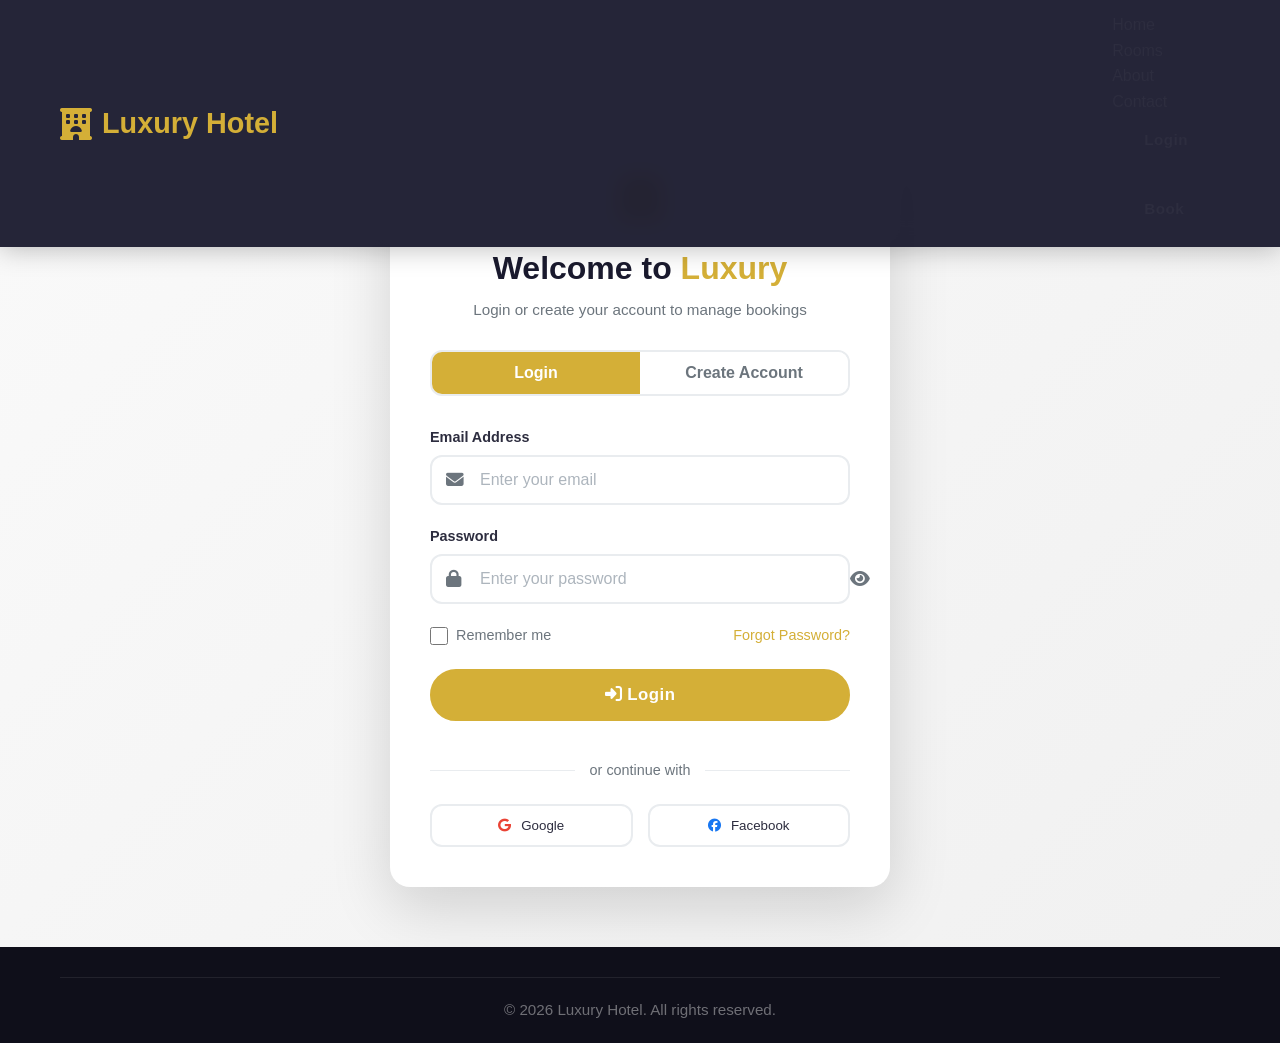
<file: login.html>
<!DOCTYPE html>
<html lang="en">
<head>
    <meta charset="UTF-8">
    <meta name="viewport" content="width=device-width, initial-scale=1.0">
    <title>Login & Sign Up · Luxury Hotel</title>
    <meta name="description" content="Login to your Luxury Hotel account or create a new one to manage bookings and access exclusive offers.">
    <link rel="icon" href="data:image/svg+xml,<svg xmlns='http://www.w3.org/2000/svg' viewBox='0 0 100 100'><text y='.9em' font-size='90'>🏨</text></svg>">
    <link rel="stylesheet" href="https://cdnjs.cloudflare.com/ajax/libs/font-awesome/6.4.0/css/all.min.css">
    <style>
        /* ============================================================
                   RESET & BASE
                   ============================================================ */
        *,
        *::before,
        *::after {
            margin: 0;
            padding: 0;
            box-sizing: border-box;
        }

        :root {
            --primary: #c8a46e;
            --primary-dark: #b08a4e;
            --primary-light: #d4b88c;
            --dark: #1a1a2e;
            --darker: #0f0f1a;
            --light: #f8f9fa;
            --gold: #d4af37;
            --text-dark: #2d2d3f;
            --text-light: #6c757d;
            --white: #ffffff;
            --shadow: 0 10px 30px rgba(0, 0, 0, 0.08);
            --shadow-hover: 0 20px 40px rgba(0, 0, 0, 0.15);
            --transition: all 0.3s cubic-bezier(0.4, 0, 0.2, 1);
            --border-radius: 20px;
            --container-max: 1200px;
        }

        html {
            scroll-behavior: smooth;
        }

        body {
            font-family: 'Segoe UI', Tahoma, Geneva, Verdana, sans-serif;
            color: var(--text-dark);
            background: linear-gradient(135deg, #fafafa 0%, #f0f0f0 100%);
            line-height: 1.6;
            min-height: 100vh;
            display: flex;
            flex-direction: column;
        }

        a {
            text-decoration: none;
            color: inherit;
            transition: var(--transition);
        }
        ul {
            list-style: none;
        }
        .container {
            max-width: var(--container-max);
            margin: 0 auto;
            padding: 0 20px;
        }

        /* ============================================================
                   BUTTONS
                   ============================================================ */
        .btn {
            display: inline-block;
            padding: 12px 30px;
            border-radius: 50px;
            font-weight: 600;
            font-size: 0.95rem;
            text-align: center;
            cursor: pointer;
            transition: var(--transition);
            border: 2px solid transparent;
            letter-spacing: 0.5px;
        }
        .btn-primary {
            background: var(--gold);
            color: var(--white);
            border-color: var(--gold);
        }
        .btn-primary:hover {
            background: var(--primary-dark);
            border-color: var(--primary-dark);
            transform: translateY(-3px);
            box-shadow: 0 10px 30px rgba(212, 175, 55, 0.3);
        }
        .btn-outline {
            background: transparent;
            color: var(--dark);
            border-color: var(--dark);
        }
        .btn-outline:hover {
            background: var(--gold);
            border-color: var(--gold);
            color: var(--white);
            transform: translateY(-3px);
        }
        .btn-block {
            width: 100%;
            padding: 14px;
            font-size: 1.05rem;
        }
        .btn-sm {
            padding: 8px 18px;
            font-size: 0.85rem;
        }

        /* ============================================================
                   HEADER
                   ============================================================ */
        .site-header {
            position: fixed;
            top: 0;
            left: 0;
            right: 0;
            z-index: 1000;
            background: rgba(26, 26, 46, 0.95);
            backdrop-filter: blur(12px);
            padding: 12px 0;
            box-shadow: 0 2px 25px rgba(0, 0, 0, 0.25);
        }
        .header-container {
            display: flex;
            justify-content: space-between;
            align-items: center;
        }
        .logo a {
            display: flex;
            align-items: center;
            gap: 10px;
            font-size: 1.8rem;
            font-weight: 700;
            color: var(--gold);
        }
        .logo i {
            font-size: 2rem;
        }
        .main-nav .nav-list {
            display: flex;
            align-items: center;
            gap: 8px;
        }
        .nav-link {
            color: var(--white);
            padding: 10px 18px;
            border-radius: 8px;
            font-weight: 500;
            transition: var(--transition);
        }
        .nav-link:hover,
        .nav-link.active {
            color: var(--gold);
            background: rgba(212, 175, 55, 0.1);
        }
        .nav-cta {
            background: var(--gold);
            color: var(--white) !important;
            padding: 10px 28px !important;
            border-radius: 50px !important;
        }
        .nav-cta:hover {
            background: var(--primary-dark) !important;
            transform: translateY(-2px);
            box-shadow: 0 8px 25px rgba(212, 175, 55, 0.35);
        }
        .mobile-menu-toggle {
            display: none;
            background: none;
            border: none;
            color: var(--white);
            font-size: 1.8rem;
            cursor: pointer;
            padding: 5px;
        }
        .mobile-menu-toggle:hover {
            color: var(--gold);
        }

        /* ============================================================
                   LOGIN / SIGNUP SECTION (TABS)
                   ============================================================ */
        .login-section {
            flex: 1;
            display: flex;
            align-items: center;
            justify-content: center;
            padding: 120px 20px 60px;
            min-height: 100vh;
        }

        .login-container {
            max-width: 500px;
            width: 100%;
            background: var(--white);
            border-radius: var(--border-radius);
            overflow: hidden;
            box-shadow: 0 20px 60px rgba(0, 0, 0, 0.15);
            padding: 45px 40px 40px;
        }

        .login-container .brand-head {
            text-align: center;
            margin-bottom: 28px;
        }
        .login-container .brand-head .brand-icon {
            font-size: 2.8rem;
            color: var(--gold);
            margin-bottom: 6px;
        }
        .login-container .brand-head h2 {
            font-size: 2rem;
            font-weight: 700;
            color: var(--dark);
        }
        .login-container .brand-head h2 span {
            color: var(--gold);
        }
        .login-container .brand-head p {
            color: var(--text-light);
            font-size: 0.95rem;
            margin-top: 4px;
        }

        /* Tabs */
        .auth-tabs {
            display: flex;
            border-radius: 12px;
            overflow: hidden;
            margin-bottom: 30px;
            border: 2px solid #e9ecef;
        }
        .auth-tabs .tab-btn {
            flex: 1;
            padding: 12px;
            border: none;
            background: var(--white);
            font-weight: 600;
            font-size: 1rem;
            cursor: pointer;
            transition: var(--transition);
            color: var(--text-light);
        }
        .auth-tabs .tab-btn.active {
            background: var(--gold);
            color: var(--white);
        }
        .auth-tabs .tab-btn:hover:not(.active) {
            background: #f8f9fa;
        }

        /* Forms */
        .auth-form {
            display: none;
            animation: fadeUp 0.3s ease;
        }
        .auth-form.active {
            display: block;
        }

        @keyframes fadeUp {
            from {
                opacity: 0;
                transform: translateY(12px);
            }
            to {
                opacity: 1;
                transform: translateY(0);
            }
        }

        .form-group {
            margin-bottom: 20px;
        }
        .form-group label {
            display: block;
            font-weight: 600;
            font-size: 0.9rem;
            color: var(--text-dark);
            margin-bottom: 6px;
        }
        .form-group .input-wrapper {
            position: relative;
        }
        .form-group .input-wrapper i {
            position: absolute;
            left: 16px;
            top: 50%;
            transform: translateY(-50%);
            color: var(--text-light);
            font-size: 1.1rem;
        }
        .form-group .input-wrapper .toggle-pwd {
            position: absolute;
            right: 16px;
            top: 50%;
            transform: translateY(-50%);
            color: var(--text-light);
            cursor: pointer;
            background: none;
            border: none;
            font-size: 1.1rem;
        }
        .form-group .input-wrapper .toggle-pwd:hover {
            color: var(--gold);
        }
        .form-control {
            width: 100%;
            padding: 14px 16px 14px 48px;
            border: 2px solid #e9ecef;
            border-radius: 12px;
            font-size: 1rem;
            transition: var(--transition);
            background: var(--white);
            color: var(--text-dark);
        }
        .form-control:focus {
            outline: none;
            border-color: var(--gold);
            box-shadow: 0 0 0 4px rgba(212, 175, 55, 0.15);
        }
        .form-control::placeholder {
            color: #adb5bd;
        }

        .form-options {
            display: flex;
            justify-content: space-between;
            align-items: center;
            margin-bottom: 22px;
        }
        .form-options .remember-me {
            display: flex;
            align-items: center;
            gap: 8px;
            font-size: 0.9rem;
            color: var(--text-light);
            cursor: pointer;
        }
        .form-options .remember-me input[type="checkbox"] {
            width: 18px;
            height: 18px;
            accent-color: var(--gold);
            cursor: pointer;
        }
        .form-options .forgot-link {
            color: var(--gold);
            font-weight: 500;
            font-size: 0.9rem;
        }
        .form-options .forgot-link:hover {
            color: var(--primary-dark);
            text-decoration: underline;
        }

        .btn-login {
            margin-bottom: 16px;
        }

        .divider {
            display: flex;
            align-items: center;
            gap: 15px;
            margin: 22px 0;
            color: var(--text-light);
            font-size: 0.9rem;
        }
        .divider::before,
        .divider::after {
            content: '';
            flex: 1;
            height: 1px;
            background: #e9ecef;
        }

        .social-login {
            display: flex;
            gap: 15px;
        }
        .social-login .btn-social {
            flex: 1;
            padding: 12px;
            border: 2px solid #e9ecef;
            border-radius: 12px;
            background: var(--white);
            cursor: pointer;
            transition: var(--transition);
            display: flex;
            align-items: center;
            justify-content: center;
            gap: 10px;
            font-weight: 500;
            color: var(--text-dark);
        }
        .social-login .btn-social:hover {
            border-color: var(--gold);
            transform: translateY(-2px);
            box-shadow: var(--shadow);
        }
        .social-login .btn-social i.fa-google {
            color: #ea4335;
        }
        .social-login .btn-social i.fa-facebook {
            color: #1877f2;
        }

        .auth-switch {
            text-align: center;
            margin-top: 20px;
            color: var(--text-light);
            font-size: 0.95rem;
        }
        .auth-switch a {
            color: var(--gold);
            font-weight: 600;
            cursor: pointer;
        }
        .auth-switch a:hover {
            color: var(--primary-dark);
            text-decoration: underline;
        }

        /* ============================================================
                   TOAST
                   ============================================================ */
        .toast-container {
            position: fixed;
            top: 100px;
            right: 25px;
            z-index: 9999;
        }
        .toast {
            background: var(--white);
            padding: 16px 28px;
            border-radius: 12px;
            box-shadow: 0 10px 40px rgba(0, 0, 0, 0.2);
            margin-bottom: 10px;
            display: flex;
            align-items: center;
            gap: 15px;
            animation: slideInRight 0.4s ease;
            font-weight: 500;
            min-width: 300px;
        }
        .toast.success {
            border-left: 4px solid #28a745;
            color: #155724;
        }
        .toast.error {
            border-left: 4px solid #dc3545;
            color: #721c24;
        }
        .toast.info {
            border-left: 4px solid var(--gold);
            color: var(--text-dark);
        }
        .toast i {
            font-size: 1.4rem;
        }
        .toast.success i {
            color: #28a745;
        }
        .toast.error i {
            color: #dc3545;
        }
        .toast.info i {
            color: var(--gold);
        }

        @keyframes slideInRight {
            from {
                transform: translateX(100%);
                opacity: 0;
            }
            to {
                transform: translateX(0);
                opacity: 1;
            }
        }
        @keyframes slideOutRight {
            from {
                transform: translateX(0);
                opacity: 1;
            }
            to {
                transform: translateX(100%);
                opacity: 0;
            }
        }

        /* ============================================================
                   FOOTER
                   ============================================================ */
        .site-footer {
            background: var(--darker);
            color: rgba(255, 255, 255, 0.8);
            padding: 30px 0 20px;
            margin-top: auto;
        }
        .footer-bottom {
            text-align: center;
            padding-top: 20px;
            border-top: 1px solid rgba(255, 255, 255, 0.08);
        }
        .footer-bottom p {
            color: rgba(255, 255, 255, 0.4);
            font-size: 0.95rem;
        }

        /* ============================================================
                   RESPONSIVE
                   ============================================================ */
        @media (max-width: 768px) {
            body {
                padding-top: 70px;
            }
            .mobile-menu-toggle {
                display: block;
            }
            .main-nav {
                position: absolute;
                top: 100%;
                left: 0;
                right: 0;
                background: var(--dark);
                padding: 20px;
                display: none;
                box-shadow: 0 20px 40px rgba(0, 0, 0, 0.3);
                border-top: 1px solid rgba(255, 255, 255, 0.05);
            }
            .main-nav.open {
                display: block;
            }
            .main-nav .nav-list {
                flex-direction: column;
                gap: 5px;
            }
            .nav-link {
                display: block;
                padding: 12px 20px;
                width: 100%;
                text-align: center;
            }
            .nav-cta {
                margin-top: 10px;
            }

            .login-section {
                padding: 100px 15px 40px;
            }
            .login-container {
                padding: 30px 20px;
            }
            .login-container .brand-head h2 {
                font-size: 1.6rem;
            }
            .form-options {
                flex-direction: column;
                gap: 12px;
                align-items: flex-start;
            }
            .social-login {
                flex-direction: column;
            }
            .toast {
                min-width: auto;
                max-width: 90%;
                padding: 14px 20px;
            }
            .toast-container {
                right: 15px;
                left: 15px;
                top: 90px;
            }
        }

        @media (max-width: 480px) {
            .login-container {
                padding: 20px 15px;
            }
            .login-container .brand-head h2 {
                font-size: 1.4rem;
            }
            .form-control {
                padding: 12px 14px 12px 42px;
                font-size: 0.95rem;
            }
            .auth-tabs .tab-btn {
                font-size: 0.9rem;
                padding: 10px;
            }
        }
    </style>
</head>
<body>

    <!-- ==========================================================
    HEADER
    ========================================================== -->
    <header class="site-header" role="banner">
        <div class="container header-container">
            <div class="logo">
                <a href="index.html" aria-label="Luxury Hotel home">
                    <i class="fas fa-hotel" aria-hidden="true"></i>
                    <span>Luxury Hotel</span>
                </a>
            </div>

        <nav class="navbar" id="navbar">
            <ul>
                <li><a href="index.html" class="active">Home</a></li>
                <li><a href="#rooms">Rooms</a></li>
                <li><a href="#about">About</a></li>
                <li><a href="#contact">Contact</a></li>
                <li><a href="login.html" class="btn btn-login">Login</a></li>
                <li><a href="booking.html" class="btn btn-book">Book</a></li>
            </ul>
        </nav>

            <button class="mobile-menu-toggle" id="mobileMenuToggle" aria-label="Toggle navigation menu" aria-expanded="false">
                <i class="fas fa-bars" aria-hidden="true"></i>
            </button>
        </div>
    </header>

    <!-- ==========================================================
    LOGIN / SIGNUP SECTION
    ========================================================== -->
    <section class="login-section">
        <div class="login-container">

            <!-- Brand Header -->
            <div class="brand-head">
                <div class="brand-icon"><i class="fas fa-hotel" aria-hidden="true"></i></div>
                <h2>Welcome to <span>Luxury</span></h2>
                <p>Login or create your account to manage bookings</p>
            </div>

            <!-- Tabs -->
            <div class="auth-tabs" role="tablist">
                <button class="tab-btn active" data-tab="login" role="tab" aria-selected="true">Login</button>
                <button class="tab-btn" data-tab="signup" role="tab" aria-selected="false">Create Account</button>
            </div>

            <!-- ==========================================================
            LOGIN FORM
            ========================================================== -->
            <div class="auth-form active" id="loginFormContainer" role="tabpanel">
                <form id="loginForm" novalidate>
                    <div class="form-group">
                        <label for="loginEmail">Email Address</label>
                        <div class="input-wrapper">
                            <i class="fas fa-envelope" aria-hidden="true"></i>
                            <input type="email" id="loginEmail" class="form-control" placeholder="Enter your email" required autocomplete="email">
                        </div>
                    </div>

                    <div class="form-group">
                        <label for="loginPassword">Password</label>
                        <div class="input-wrapper">
                            <i class="fas fa-lock" aria-hidden="true"></i>
                            <input type="password" id="loginPassword" class="form-control" placeholder="Enter your password" required autocomplete="current-password">
                            <button type="button" class="toggle-pwd" data-target="loginPassword" aria-label="Toggle password visibility">
                                <i class="fas fa-eye" aria-hidden="true"></i>
                            </button>
                        </div>
                    </div>

                    <div class="form-options">
                        <label class="remember-me">
                            <input type="checkbox" id="rememberMe">
                            Remember me
                        </label>
                        <a href="#" class="forgot-link" id="forgotPasswordLink">Forgot Password?</a>
                    </div>

                    <button type="submit" class="btn btn-primary btn-block btn-login">
                        <i class="fas fa-sign-in-alt" aria-hidden="true"></i> Login
                    </button>

                    <div class="divider">or continue with</div>

                    <div class="social-login">
                        <button type="button" class="btn-social" id="googleLogin">
                            <i class="fab fa-google" aria-hidden="true"></i> Google
                        </button>
                        <button type="button" class="btn-social" id="facebookLogin">
                            <i class="fab fa-facebook" aria-hidden="true"></i> Facebook
                        </button>
                    </div>
                </form>
            </div>

            <!-- ==========================================================
            SIGNUP FORM
            ========================================================== -->
            <div class="auth-form" id="signupFormContainer" role="tabpanel">
                <form id="signupForm" novalidate>
                    <div class="form-group">
                        <label for="signupName">Full Name</label>
                        <div class="input-wrapper">
                            <i class="fas fa-user" aria-hidden="true"></i>
                            <input type="text" id="signupName" class="form-control" placeholder="John Doe" required autocomplete="name">
                        </div>
                    </div>

                    <div class="form-group">
                        <label for="signupEmail">Email Address</label>
                        <div class="input-wrapper">
                            <i class="fas fa-envelope" aria-hidden="true"></i>
                            <input type="email" id="signupEmail" class="form-control" placeholder="you@example.com" required autocomplete="email">
                        </div>
                    </div>

                    <div class="form-group">
                        <label for="signupPassword">Password</label>
                        <div class="input-wrapper">
                            <i class="fas fa-lock" aria-hidden="true"></i>
                            <input type="password" id="signupPassword" class="form-control" placeholder="Min 6 characters" required minlength="6" autocomplete="new-password">
                            <button type="button" class="toggle-pwd" data-target="signupPassword" aria-label="Toggle password visibility">
                                <i class="fas fa-eye" aria-hidden="true"></i>
                            </button>
                        </div>
                    </div>

                    <div class="form-group">
                        <label for="signupConfirm">Confirm Password</label>
                        <div class="input-wrapper">
                            <i class="fas fa-check-circle" aria-hidden="true"></i>
                            <input type="password" id="signupConfirm" class="form-control" placeholder="Re-enter password" required autocomplete="new-password">
                            <button type="button" class="toggle-pwd" data-target="signupConfirm" aria-label="Toggle password visibility">
                                <i class="fas fa-eye" aria-hidden="true"></i>
                            </button>
                        </div>
                    </div>

                    <button type="submit" class="btn btn-primary btn-block btn-login">
                        <i class="fas fa-user-plus" aria-hidden="true"></i> Create Account
                    </button>

                    <div class="divider">or continue with</div>

                    <div class="social-login">
                        <button type="button" class="btn-social" id="googleSignup">
                            <i class="fab fa-google" aria-hidden="true"></i> Google
                        </button>
                        <button type="button" class="btn-social" id="facebookSignup">
                            <i class="fab fa-facebook" aria-hidden="true"></i> Facebook
                        </button>
                    </div>
                </form>
            </div>

        </div>
    </section>

    <!-- ==========================================================
    FOOTER
    ========================================================== -->
    <footer class="site-footer" role="contentinfo">
        <div class="container">
            <div class="footer-bottom">
                <p>&copy; 2026 Luxury Hotel. All rights reserved.</p>
            </div>
        </div>
    </footer>

    <!-- ==========================================================
    JAVASCRIPT
    ========================================================== -->
    <script>
        // ============================================================
        // MOBILE MENU
        // ============================================================
        const mobileToggle = document.getElementById('mobileMenuToggle');
        const mainNav = document.getElementById('mainNav');

        mobileToggle.addEventListener('click', function() {
            const isOpen = mainNav.classList.toggle('open');
            this.setAttribute('aria-expanded', isOpen);
            const icon = this.querySelector('i');
            icon.className = isOpen ? 'fas fa-times' : 'fas fa-bars';
        });

        document.querySelectorAll('.nav-link').forEach(link => {
            link.addEventListener('click', function() {
                mainNav.classList.remove('open');
                mobileToggle.setAttribute('aria-expanded', 'false');
                mobileToggle.querySelector('i').className = 'fas fa-bars';
            });
        });

        // ============================================================
        // TAB SWITCHING (Login / Signup)
        // ============================================================
        const tabBtns = document.querySelectorAll('.tab-btn');
        const loginForm = document.getElementById('loginFormContainer');
        const signupForm = document.getElementById('signupFormContainer');

        tabBtns.forEach(btn => {
            btn.addEventListener('click', function() {
                // Update tabs
                tabBtns.forEach(b => {
                    b.classList.remove('active');
                    b.setAttribute('aria-selected', 'false');
                });
                this.classList.add('active');
                this.setAttribute('aria-selected', 'true');

                // Show corresponding form
                const tab = this.dataset.tab;
                if (tab === 'login') {
                    loginForm.classList.add('active');
                    signupForm.classList.remove('active');
                } else {
                    signupForm.classList.add('active');
                    loginForm.classList.remove('active');
                }

                // Clear any previous errors
                document.querySelectorAll('.auth-form .error-msg').forEach(el => el.remove());
            });
        });

        // ============================================================
        // TOGGLE PASSWORD VISIBILITY
        // ============================================================
        document.querySelectorAll('.toggle-pwd').forEach(btn => {
            btn.addEventListener('click', function() {
                const targetId = this.dataset.target;
                const input = document.getElementById(targetId);
                if (!input) return;
                const type = input.getAttribute('type') === 'password' ? 'text' : 'password';
                input.setAttribute('type', type);
                const icon = this.querySelector('i');
                icon.className = type === 'password' ? 'fas fa-eye' : 'fas fa-eye-slash';
            });
        });

        // ============================================================
        // TOAST SYSTEM
        // ============================================================
        function showToast(message, type = 'info') {
            const container = document.querySelector('.toast-container') || (() => {
                const c = document.createElement('div');
                c.className = 'toast-container';
                document.body.appendChild(c);
                return c;
            })();

            const toast = document.createElement('div');
            toast.className = `toast ${type}`;
            const icons = {
                success: 'fa-check-circle',
                error: 'fa-exclamation-circle',
                info: 'fa-info-circle'
            };
            toast.innerHTML = `
                        <i class="fas ${icons[type] || icons.info}" aria-hidden="true"></i>
                        <span>${message}</span>
                    `;
            container.appendChild(toast);

            setTimeout(() => {
                toast.style.animation = 'slideOutRight 0.4s ease forwards';
                setTimeout(() => toast.remove(), 400);
            }, 4000);
        }

        // ============================================================
        // USER STORAGE HELPERS
        // ============================================================
        function getUsers() {
            try {
                return JSON.parse(localStorage.getItem('hotel_users')) || [];
            } catch {
                return [];
            }
        }

        function saveUsers(users) {
            localStorage.setItem('hotel_users', JSON.stringify(users));
        }

        function findUserByEmail(email) {
            const users = getUsers();
            return users.find(u => u.email.toLowerCase() === email.toLowerCase());
        }

        // Seed default users if empty
        if (!localStorage.getItem('hotel_users')) {
            const defaults = [
                { id: 1, name: 'Admin User', email: 'admin@hotel.com', password: 'Admin@123', role: 'admin' },
                { id: 2, name: 'John Doe', email: 'john@example.com', password: 'Customer@123', role: 'customer' }
            ];
            saveUsers(defaults);
        }

        // ============================================================
        // LOGIN FORM HANDLER
        // ============================================================
        document.getElementById('loginForm').addEventListener('submit', function(e) {
            e.preventDefault();

            const email = document.getElementById('loginEmail').value.trim();
            const password = document.getElementById('loginPassword').value.trim();
            const rememberMe = document.getElementById('rememberMe').checked;

            if (!email || !password) {
                showToast('Please enter both email and password.', 'error');
                return;
            }
            if (!email.includes('@') || !email.includes('.')) {
                showToast('Please enter a valid email address.', 'error');
                return;
            }

            const users = getUsers();
            const user = users.find(u => u.email.toLowerCase() === email.toLowerCase() && u.password === password);

            if (user) {
                const session = {
                    id: user.id,
                    name: user.name,
                    email: user.email,
                    role: user.role || 'customer',
                    loggedIn: true,
                    rememberMe: rememberMe
                };
                localStorage.setItem('hotel_current_user', JSON.stringify(session));
                showToast(`Welcome back, ${user.name}!`, 'success');

                setTimeout(() => {
                    window.location.href = user.role === 'admin' ? 'admin-dashboard.html' : 'customer-dashboard.html';
                }, 1200);
            } else {
                showToast('Invalid email or password. Please try again.', 'error');
                // Shake animation
                const form = this;
                form.style.animation = 'shake 0.5s ease';
                const style = document.createElement('style');
                style.textContent = `
                            @keyframes shake {
                                0%,100% { transform: translateX(0); }
                                20% { transform: translateX(-10px); }
                                40% { transform: translateX(10px); }
                                60% { transform: translateX(-10px); }
                                80% { transform: translateX(10px); }
                            }
                        `;
                document.head.appendChild(style);
                setTimeout(() => { form.style.animation = ''; }, 500);
            }
        });

        // ============================================================
        // SIGNUP FORM HANDLER
        // ============================================================
        document.getElementById('signupForm').addEventListener('submit', function(e) {
            e.preventDefault();

            const name = document.getElementById('signupName').value.trim();
            const email = document.getElementById('signupEmail').value.trim();
            const password = document.getElementById('signupPassword').value.trim();
            const confirm = document.getElementById('signupConfirm').value.trim();

            // Validation
            if (!name || !email || !password || !confirm) {
                showToast('Please fill in all fields.', 'error');
                return;
            }
            if (name.length < 2) {
                showToast('Please enter your full name.', 'error');
                return;
            }
            if (!email.includes('@') || !email.includes('.')) {
                showToast('Please enter a valid email address.', 'error');
                return;
            }
            if (password.length < 6) {
                showToast('Password must be at least 6 characters.', 'error');
                return;
            }
            if (password !== confirm) {
                showToast('Passwords do not match.', 'error');
                return;
            }

            // Check if user already exists
            const users = getUsers();
            if (findUserByEmail(email)) {
                showToast('An account with this email already exists. Please login.', 'error');
                // Switch to login tab
                document.querySelector('.tab-btn[data-tab="login"]').click();
                return;
            }

            // Create new user
            const newUser = {
                id: users.length > 0 ? Math.max(...users.map(u => u.id)) + 1 : 1,
                name: name,
                email: email,
                password: password,
                role: 'customer'
            };
            users.push(newUser);
            saveUsers(users);

            showToast(`🎉 Account created successfully! Welcome ${name}!`, 'success');

            // Auto-login the new user
            const session = {
                id: newUser.id,
                name: newUser.name,
                email: newUser.email,
                role: 'customer',
                loggedIn: true,
                rememberMe: true
            };
            localStorage.setItem('hotel_current_user', JSON.stringify(session));

            setTimeout(() => {
                window.location.href = 'customer-dashboard.html';
            }, 1500);
        });

        // ============================================================
        // SOCIAL LOGIN BUTTONS
        // ============================================================
        document.querySelectorAll('#googleLogin, #googleSignup').forEach(btn => {
            btn.addEventListener('click', () => showToast('Google login coming soon!', 'info'));
        });
        document.querySelectorAll('#facebookLogin, #facebookSignup').forEach(btn => {
            btn.addEventListener('click', () => showToast('Facebook login coming soon!', 'info'));
        });

        // ============================================================
        // FORGOT PASSWORD
        // ============================================================
        document.getElementById('forgotPasswordLink').addEventListener('click', function(e) {
            e.preventDefault();
            showToast('Password reset link sent to your email (demo feature).', 'info');
        });

        // ============================================================
        // CHECK IF ALREADY LOGGED IN
        // ============================================================
        (function checkLoggedIn() {
            const current = localStorage.getItem('hotel_current_user');
            if (current) {
                try {
                    const user = JSON.parse(current);
                    if (user.loggedIn) {
                        window.location.href = user.role === 'admin' ? 'admin-dashboard.html' : 'customer-dashboard.html';
                    }
                } catch {
                    localStorage.removeItem('hotel_current_user');
                }
            }
        })();

        // ============================================================
        // KEYBOARD: Escape to clear errors
        // ============================================================
        document.addEventListener('keydown', function(e) {
            if (e.key === 'Escape') {
                document.querySelectorAll('.auth-form').forEach(f => f.style.animation = '');
            }
        });

        console.log('%c🏨 Luxury Hotel · Login + Signup Active', 'font-size:18px; font-weight:bold; color:#c8a46e;');
        console.log('%cDemo: admin@hotel.com / Admin@123  |  john@example.com / Customer@123', 'font-size:13px; color:#6c757d;');
    </script>
</body>
</html>
</file>
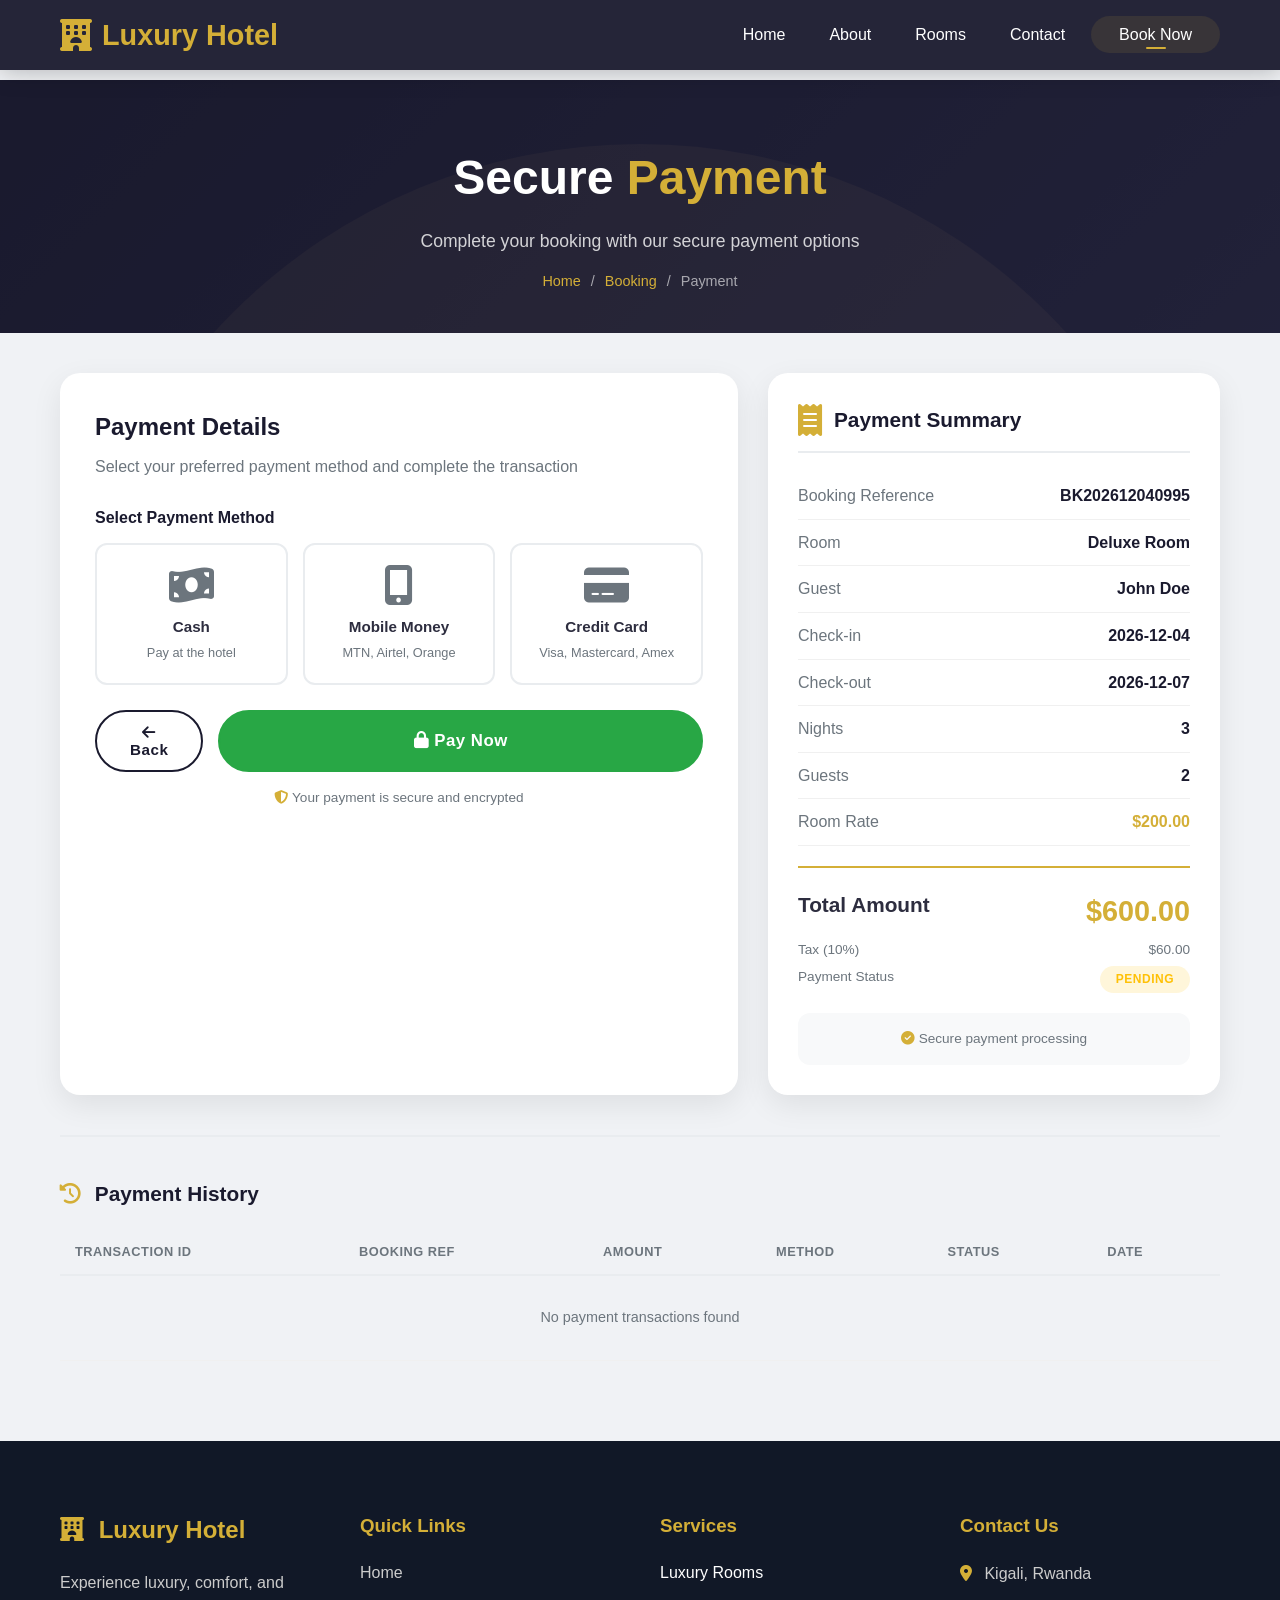
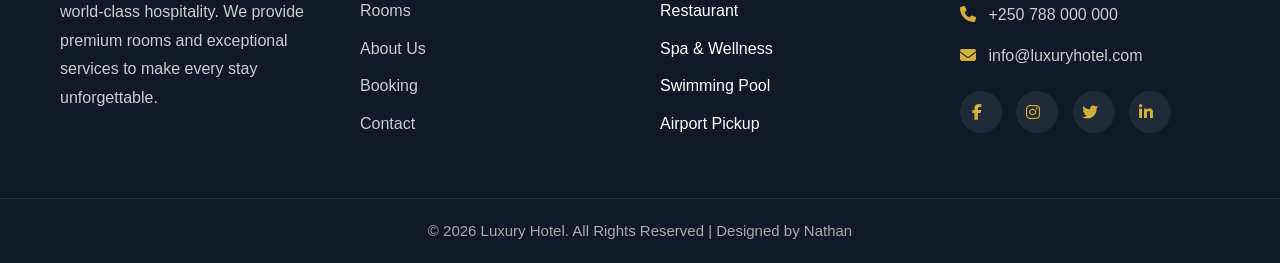
<file: payment.html>
<!DOCTYPE html>
<html lang="en">
<head>
    <meta charset="UTF-8">
    <meta name="viewport" content="width=device-width, initial-scale=1.0">
    <title>Payment - Luxury Hotel</title>
    <meta name="description" content="Secure payment for your hotel booking. Pay with cash, mobile money, or credit card.">
    <link rel="icon" href="data:image/svg+xml,<svg xmlns='http://www.w3.org/2000/svg' viewBox='0 0 100 100'><text y='.9em' font-size='90'>🏨</text></svg>">
    <link rel="stylesheet" href="https://cdnjs.cloudflare.com/ajax/libs/font-awesome/6.4.0/css/all.min.css">
    <style>
        /* ============================================================
                   RESET & BASE STYLES
                   ============================================================ */
        *,
        *::before,
        *::after {
            margin: 0;
            padding: 0;
            box-sizing: border-box;
        }

        :root {
            --primary: #c8a46e;
            --primary-dark: #b08a4e;
            --primary-light: #d4b88c;
            --dark: #1a1a2e;
            --darker: #0f0f1a;
            --light: #f8f9fa;
            --gold: #d4af37;
            --text-dark: #2d2d3f;
            --text-light: #6c757d;
            --white: #ffffff;
            --shadow: 0 10px 30px rgba(0, 0, 0, 0.08);
            --shadow-hover: 0 20px 40px rgba(0, 0, 0, 0.15);
            --transition: all 0.3s cubic-bezier(0.4, 0, 0.2, 1);
            --border-radius: 20px;
            --container-max: 1200px;
        }

        html {
            scroll-behavior: smooth;
        }

        body {
            font-family: 'Segoe UI', Tahoma, Geneva, Verdana, sans-serif;
            color: var(--text-dark);
            background: #f0f2f5;
            line-height: 1.6;
            padding-top: 80px;
            overflow-x: hidden;
        }

        a {
            text-decoration: none;
            color: inherit;
            transition: var(--transition);
        }

        ul {
            list-style: none;
        }

        .container {
            max-width: var(--container-max);
            margin: 0 auto;
            padding: 0 20px;
        }

        /* ============================================================
                   BUTTONS
                   ============================================================ */
        .btn {
            display: inline-block;
            padding: 12px 30px;
            border-radius: 50px;
            font-weight: 600;
            font-size: 0.95rem;
            text-align: center;
            cursor: pointer;
            transition: var(--transition);
            border: 2px solid transparent;
            letter-spacing: 0.5px;
        }

        .btn-primary {
            background: var(--gold);
            color: var(--white);
            border-color: var(--gold);
        }

        .btn-primary:hover {
            background: var(--primary-dark);
            border-color: var(--primary-dark);
            transform: translateY(-3px);
            box-shadow: 0 10px 30px rgba(212, 175, 55, 0.3);
        }

        .btn-primary:disabled {
            opacity: 0.5;
            cursor: not-allowed;
            transform: none !important;
        }

        .btn-outline {
            background: transparent;
            color: var(--dark);
            border-color: var(--dark);
        }

        .btn-outline:hover {
            background: var(--gold);
            border-color: var(--gold);
            color: var(--white);
            transform: translateY(-3px);
        }

        .btn-success {
            background: #28a745;
            color: var(--white);
            border-color: #28a745;
        }

        .btn-success:hover {
            background: #218838;
            border-color: #218838;
            transform: translateY(-3px);
            box-shadow: 0 10px 30px rgba(40, 167, 69, 0.3);
        }

        .btn-danger {
            background: #dc3545;
            color: var(--white);
            border-color: #dc3545;
        }

        .btn-danger:hover {
            background: #c82333;
            border-color: #c82333;
            transform: translateY(-3px);
        }

        .btn-block {
            width: 100%;
            padding: 16px;
            font-size: 1.05rem;
        }

        .btn-sm {
            padding: 8px 20px;
            font-size: 0.85rem;
        }

        /* ============================================================
                   HEADER / NAVIGATION
                   ============================================================ */
        .site-header {
            position: fixed;
            top: 0;
            left: 0;
            right: 0;
            z-index: 1000;
            background: rgba(26, 26, 46, 0.95);
            backdrop-filter: blur(12px);
            padding: 12px 0;
            box-shadow: 0 2px 25px rgba(0, 0, 0, 0.25);
            transition: var(--transition);
        }

        .header-container {
            display: flex;
            justify-content: space-between;
            align-items: center;
        }

        .logo a {
            display: flex;
            align-items: center;
            gap: 10px;
            font-size: 1.8rem;
            font-weight: 700;
            color: var(--gold);
        }

        .logo i {
            font-size: 2rem;
        }

        .main-nav .nav-list {
            display: flex;
            align-items: center;
            gap: 8px;
        }

        .nav-link {
            color: var(--white);
            padding: 10px 18px;
            border-radius: 8px;
            font-weight: 500;
            transition: var(--transition);
            position: relative;
        }

        .nav-link:hover,
        .nav-link.active {
            color: var(--gold);
            background: rgba(212, 175, 55, 0.1);
        }

        .nav-link.active::after {
            content: '';
            position: absolute;
            bottom: 4px;
            left: 50%;
            transform: translateX(-50%);
            width: 20px;
            height: 2px;
            background: var(--gold);
            border-radius: 2px;
        }

        .nav-cta {
            background: var(--gold);
            color: var(--white) !important;
            padding: 10px 28px !important;
            border-radius: 50px !important;
        }

        .nav-cta:hover {
            background: var(--primary-dark) !important;
            color: var(--white) !important;
            transform: translateY(-2px);
            box-shadow: 0 8px 25px rgba(212, 175, 55, 0.35);
        }

        .mobile-menu-toggle {
            display: none;
            background: none;
            border: none;
            color: var(--white);
            font-size: 1.8rem;
            cursor: pointer;
            padding: 5px;
            transition: var(--transition);
        }

        .mobile-menu-toggle:hover {
            color: var(--gold);
        }

        /* ============================================================
                   PAGE HERO
                   ============================================================ */
        .page-hero {
            padding: 60px 0 40px;
            background: linear-gradient(135deg, var(--dark) 0%, #2d2d4a 100%);
            color: var(--white);
            text-align: center;
            position: relative;
            overflow: hidden;
        }

        .page-hero::before {
            content: '';
            position: absolute;
            top: 0;
            left: 0;
            right: 0;
            bottom: 0;
            background: url('data:image/svg+xml,<svg xmlns="http://www.w3.org/2000/svg" viewBox="0 0 400 400"><rect width="400" height="400" fill="%231a1a2e"/><circle cx="200" cy="200" r="180" fill="%23c8a46e" opacity="0.08"/><circle cx="200" cy="200" r="120" fill="%23d4af37" opacity="0.05"/></svg>');
            background-size: cover;
            opacity: 0.6;
        }

        .page-hero-content {
            position: relative;
            z-index: 2;
        }

        .page-hero h1 {
            font-size: 3rem;
            font-weight: 800;
            margin-bottom: 10px;
        }

        .page-hero h1 span {
            color: var(--gold);
        }

        .page-hero p {
            font-size: 1.1rem;
            opacity: 0.8;
            max-width: 500px;
            margin: 0 auto;
        }

        .breadcrumb {
            display: flex;
            justify-content: center;
            gap: 10px;
            margin-top: 15px;
            font-size: 0.9rem;
            color: rgba(255, 255, 255, 0.6);
        }

        .breadcrumb a {
            color: var(--gold);
        }

        .breadcrumb a:hover {
            color: var(--white);
        }

        /* ============================================================
                   PAYMENT SECTION
                   ============================================================ */
        .payment-section {
            padding: 40px 0 80px;
        }

        .payment-grid {
            display: grid;
            grid-template-columns: 1.5fr 1fr;
            gap: 30px;
        }

        /* ============================================================
                   PAYMENT FORM
                   ============================================================ */
        .payment-card {
            background: var(--white);
            border-radius: var(--border-radius);
            padding: 35px;
            box-shadow: var(--shadow);
        }

        .payment-card h2 {
            font-size: 1.5rem;
            font-weight: 700;
            color: var(--dark);
            margin-bottom: 8px;
        }

        .payment-card .subtitle {
            color: var(--text-light);
            margin-bottom: 25px;
        }

        .payment-card .payment-methods-grid {
            display: grid;
            grid-template-columns: 1fr 1fr 1fr;
            gap: 15px;
            margin-bottom: 25px;
        }

        .payment-method-option {
            border: 2px solid #e9ecef;
            border-radius: 12px;
            padding: 20px 15px;
            text-align: center;
            cursor: pointer;
            transition: var(--transition);
            position: relative;
        }

        .payment-method-option:hover {
            border-color: var(--primary-light);
            transform: translateY(-2px);
        }

        .payment-method-option.selected {
            border-color: var(--gold);
            background: rgba(212, 175, 55, 0.08);
            box-shadow: 0 0 0 4px rgba(212, 175, 55, 0.1);
        }

        .payment-method-option.selected::after {
            content: '✓';
            position: absolute;
            top: -10px;
            right: -10px;
            background: var(--gold);
            color: var(--white);
            width: 28px;
            height: 28px;
            border-radius: 50%;
            display: flex;
            align-items: center;
            justify-content: center;
            font-weight: 700;
            font-size: 0.9rem;
            box-shadow: 0 3px 10px rgba(212, 175, 55, 0.3);
        }

        .payment-method-option i {
            font-size: 2.5rem;
            color: var(--text-light);
            display: block;
            margin-bottom: 10px;
            transition: var(--transition);
        }

        .payment-method-option.selected i {
            color: var(--gold);
        }

        .payment-method-option .method-name {
            font-weight: 600;
            color: var(--text-dark);
            font-size: 0.95rem;
        }

        .payment-method-option .method-desc {
            font-size: 0.8rem;
            color: var(--text-light);
            margin-top: 4px;
        }

        /* ============================================================
                   PAYMENT FORM DETAILS
                   ============================================================ */
        .payment-details {
            display: none;
            animation: fadeIn 0.4s ease;
            margin-top: 20px;
            padding-top: 20px;
            border-top: 2px solid #e9ecef;
        }

        .payment-details.active {
            display: block;
        }

        @keyframes fadeIn {
            from {
                opacity: 0;
                transform: translateY(15px);
            }
            to {
                opacity: 1;
                transform: translateY(0);
            }
        }

        .form-group {
            margin-bottom: 18px;
        }

        .form-group label {
            display: block;
            font-weight: 600;
            font-size: 0.9rem;
            color: var(--text-dark);
            margin-bottom: 6px;
        }

        .form-group label .required {
            color: #dc3545;
        }

        .form-group .input-wrapper {
            position: relative;
        }

        .form-group .input-wrapper i {
            position: absolute;
            left: 16px;
            top: 50%;
            transform: translateY(-50%);
            color: var(--text-light);
            font-size: 1.1rem;
        }

        .form-control {
            width: 100%;
            padding: 12px 16px 12px 48px;
            border: 2px solid #e9ecef;
            border-radius: 12px;
            font-size: 1rem;
            transition: var(--transition);
            background: var(--white);
            color: var(--text-dark);
        }

        .form-control:focus {
            outline: none;
            border-color: var(--gold);
            box-shadow: 0 0 0 4px rgba(212, 175, 55, 0.15);
        }

        .form-control::placeholder {
            color: #adb5bd;
        }

        .form-control.error {
            border-color: #dc3545;
        }

        .form-control.success {
            border-color: #28a745;
        }

        .form-row {
            display: grid;
            grid-template-columns: 1fr 1fr;
            gap: 15px;
        }

        .form-row-3 {
            display: grid;
            grid-template-columns: 1fr 1fr 1fr;
            gap: 15px;
        }

        textarea.form-control {
            padding: 12px 16px;
            resize: vertical;
            min-height: 80px;
            font-family: inherit;
        }

        /* ============================================================
                   BILLING SUMMARY
                   ============================================================ */
        .summary-card {
            background: var(--white);
            border-radius: var(--border-radius);
            padding: 30px;
            box-shadow: var(--shadow);
            position: sticky;
            top: 100px;
        }

        .summary-card .summary-header {
            display: flex;
            align-items: center;
            gap: 12px;
            padding-bottom: 15px;
            border-bottom: 2px solid #e9ecef;
            margin-bottom: 20px;
        }

        .summary-card .summary-header i {
            font-size: 2rem;
            color: var(--gold);
        }

        .summary-card .summary-header h3 {
            font-size: 1.3rem;
            font-weight: 700;
            color: var(--dark);
        }

        .summary-item {
            display: flex;
            justify-content: space-between;
            padding: 10px 0;
            border-bottom: 1px solid #f0f0f0;
        }

        .summary-item:last-child {
            border-bottom: none;
        }

        .summary-item .label {
            color: var(--text-light);
        }

        .summary-item .value {
            font-weight: 600;
            color: var(--dark);
        }

        .summary-item .value.price {
            color: var(--gold);
        }

        .summary-total {
            margin-top: 20px;
            padding-top: 20px;
            border-top: 2px solid var(--gold);
        }

        .summary-total .total-row {
            display: flex;
            justify-content: space-between;
            font-size: 1.3rem;
            font-weight: 700;
        }

        .summary-total .total-row .total-amount {
            color: var(--gold);
            font-size: 1.8rem;
        }

        .summary-total .tax-row {
            display: flex;
            justify-content: space-between;
            font-size: 0.85rem;
            color: var(--text-light);
            margin-top: 5px;
        }

        .payment-status-badge {
            display: inline-block;
            padding: 4px 16px;
            border-radius: 20px;
            font-size: 0.75rem;
            font-weight: 600;
            text-transform: uppercase;
            letter-spacing: 0.5px;
        }

        .payment-status-badge.completed {
            background: rgba(40, 167, 69, 0.15);
            color: #28a745;
        }

        .payment-status-badge.pending {
            background: rgba(255, 193, 7, 0.15);
            color: #ffc107;
        }

        .payment-status-badge.failed {
            background: rgba(220, 53, 69, 0.15);
            color: #dc3545;
        }

        .payment-status-badge.refunded {
            background: rgba(108, 117, 125, 0.15);
            color: #6c757d;
        }

        /* ============================================================
                   PAYMENT HISTORY
                   ============================================================ */
        .history-section {
            margin-top: 40px;
            padding-top: 40px;
            border-top: 2px solid #e9ecef;
        }

        .history-section h3 {
            font-size: 1.3rem;
            font-weight: 700;
            color: var(--dark);
            margin-bottom: 20px;
        }

        .history-table-wrapper {
            overflow-x: auto;
        }

        .history-table {
            width: 100%;
            border-collapse: collapse;
        }

        .history-table thead th {
            text-align: left;
            padding: 12px 15px;
            font-size: 0.8rem;
            text-transform: uppercase;
            letter-spacing: 0.5px;
            color: var(--text-light);
            font-weight: 600;
            border-bottom: 2px solid #e9ecef;
        }

        .history-table tbody td {
            padding: 12px 15px;
            border-bottom: 1px solid #f0f0f0;
            font-size: 0.9rem;
        }

        .history-table tbody tr:hover {
            background: #f8f9fa;
        }

        /* ============================================================
                   TOAST NOTIFICATION
                   ============================================================ */
        .toast-container {
            position: fixed;
            top: 100px;
            right: 25px;
            z-index: 9999;
        }

        .toast {
            background: var(--white);
            padding: 16px 28px;
            border-radius: 12px;
            box-shadow: 0 10px 40px rgba(0, 0, 0, 0.2);
            margin-bottom: 10px;
            display: flex;
            align-items: center;
            gap: 15px;
            animation: slideInRight 0.4s ease;
            font-weight: 500;
            font-family: 'Segoe UI', sans-serif;
            min-width: 300px;
        }

        .toast.success {
            border-left: 4px solid #28a745;
            color: #155724;
        }

        .toast.error {
            border-left: 4px solid #dc3545;
            color: #721c24;
        }

        .toast.info {
            border-left: 4px solid var(--gold);
            color: var(--text-dark);
        }

        .toast i {
            font-size: 1.4rem;
        }

        .toast.success i {
            color: #28a745;
        }
        .toast.error i {
            color: #dc3545;
        }
        .toast.info i {
            color: var(--gold);
        }

        @keyframes slideInRight {
            from {
                transform: translateX(100%);
                opacity: 0;
            }
            to {
                transform: translateX(0);
                opacity: 1;
            }
        }

        @keyframes slideOutRight {
            from {
                transform: translateX(0);
                opacity: 1;
            }
            to {
                transform: translateX(100%);
                opacity: 0;
            }
        }

        /* ============================================================
                   CONFIRMATION MODAL
                   ============================================================ */
        .modal-overlay {
            position: fixed;
            top: 0;
            left: 0;
            right: 0;
            bottom: 0;
            background: rgba(0, 0, 0, 0.6);
            backdrop-filter: blur(8px);
            z-index: 99999;
            display: none;
            align-items: center;
            justify-content: center;
            padding: 20px;
        }

        .modal-overlay.active {
            display: flex;
        }

        .modal-box {
            background: var(--white);
            border-radius: var(--border-radius);
            padding: 50px 45px;
            max-width: 500px;
            width: 100%;
            text-align: center;
            animation: fadeInUp 0.5s ease;
            box-shadow: 0 30px 80px rgba(0, 0, 0, 0.5);
        }

        @keyframes fadeInUp {
            from {
                opacity: 0;
                transform: translateY(30px) scale(0.95);
            }
            to {
                opacity: 1;
                transform: translateY(0) scale(1);
            }
        }

        .modal-box .success-icon {
            font-size: 5rem;
            color: #28a745;
            margin-bottom: 20px;
        }

        .modal-box .error-icon {
            font-size: 5rem;
            color: #dc3545;
            margin-bottom: 20px;
        }

        .modal-box h2 {
            font-size: 1.8rem;
            font-weight: 700;
            color: var(--dark);
            margin-bottom: 10px;
        }

        .modal-box p {
            color: var(--text-light);
            margin-bottom: 20px;
        }

        .modal-box .transaction-details {
            background: var(--light);
            padding: 15px;
            border-radius: 12px;
            margin-bottom: 20px;
            text-align: left;
        }

        .modal-box .transaction-details .detail-row {
            display: flex;
            justify-content: space-between;
            padding: 5px 0;
            font-size: 0.9rem;
        }

        .modal-box .transaction-details .detail-row .label {
            color: var(--text-light);
        }

        .modal-box .transaction-details .detail-row .value {
            font-weight: 600;
        }

        .modal-box .modal-actions {
            display: flex;
            gap: 12px;
            flex-wrap: wrap;
            justify-content: center;
        }

        .modal-box .modal-actions .btn {
            flex: 1;
            min-width: 120px;
        }

        /* ============================================================
                   FOOTER
                   ============================================================ */
        .site-footer {
            background: var(--darker);
            color: rgba(255, 255, 255, 0.8);
            padding: 40px 0 25px;
            margin-top: 40px;
        }

        .footer-bottom {
            text-align: center;
            padding-top: 20px;
            border-top: 1px solid rgba(255, 255, 255, 0.08);
        }

        .footer-bottom p {
            color: rgba(255, 255, 255, 0.4);
            font-size: 0.95rem;
        }

        /* ============================================================
                   RESPONSIVE DESIGN
                   ============================================================ */
        @media (max-width: 1024px) {
            .payment-grid {
                grid-template-columns: 1fr;
            }

            .summary-card {
                position: static;
            }

            .payment-card .payment-methods-grid {
                grid-template-columns: 1fr 1fr;
            }
        }

        @media (max-width: 768px) {
            body {
                padding-top: 70px;
            }

            .mobile-menu-toggle {
                display: block;
            }

            .main-nav {
                position: absolute;
                top: 100%;
                left: 0;
                right: 0;
                background: var(--dark);
                padding: 20px;
                display: none;
                box-shadow: 0 20px 40px rgba(0, 0, 0, 0.3);
                border-top: 1px solid rgba(255, 255, 255, 0.05);
            }

            .main-nav.open {
                display: block;
            }

            .main-nav .nav-list {
                flex-direction: column;
                gap: 5px;
            }

            .nav-link {
                display: block;
                padding: 12px 20px;
                width: 100%;
                text-align: center;
            }

            .nav-cta {
                margin-top: 10px;
            }

            .page-hero h1 {
                font-size: 2.2rem;
            }

            .payment-card {
                padding: 20px;
            }

            .payment-card .payment-methods-grid {
                grid-template-columns: 1fr;
            }

            .form-row {
                grid-template-columns: 1fr;
            }

            .form-row-3 {
                grid-template-columns: 1fr 1fr;
            }

            .modal-box {
                padding: 30px 20px;
            }

            .modal-box .modal-actions {
                flex-direction: column;
            }

            .modal-box .modal-actions .btn {
                min-width: unset;
            }

            .toast {
                min-width: auto;
                max-width: 90%;
                padding: 14px 20px;
                font-size: 0.95rem;
            }

            .toast-container {
                right: 15px;
                left: 15px;
                top: 90px;
            }
        }

        @media (max-width: 480px) {
            .page-hero h1 {
                font-size: 1.8rem;
            }

            .payment-card {
                padding: 15px;
            }

            .form-row-3 {
                grid-template-columns: 1fr;
            }

            .history-table thead th,
            .history-table tbody td {
                padding: 8px 10px;
                font-size: 0.8rem;
            }
        }
        /*=========================
FOOTER
=========================*/

.footer{
    background:#111827;
    color:#fff;
    padding:70px 0 0;
}

.footer-container{
    display:grid;
    grid-template-columns:repeat(auto-fit,minmax(240px,1fr));
    gap:40px;
}

.footer-box h3,
.footer-logo{
    margin-bottom:20px;
    color:#d4af37;
}

.footer-logo i{
    margin-right:8px;
}

.footer-box p{
    color:#ccc;
    line-height:1.8;
    margin-bottom:12px;
}

.footer-box ul{
    list-style:none;
}

.footer-box ul li{
    margin-bottom:12px;
}

.footer-box ul li a{
    color:#ccc;
    transition:.3s;
}

.footer-box ul li a:hover{
    color:#d4af37;
    padding-left:8px;
}

.footer-box i{
    color:#d4af37;
    margin-right:8px;
}

.social-links{
    margin-top:20px;
}

.social-links a{
    display:inline-flex;
    justify-content:center;
    align-items:center;
    width:42px;
    height:42px;
    background:#1f2937;
    color:#fff;
    border-radius:50%;
    margin-right:10px;
    transition:.3s;
}

.social-links a:hover{
    background:#d4af37;
    color:#111827;
    transform:translateY(-5px);
}

.footer-bottom{
    margin-top:50px;
    padding:20px 0;
    border-top:1px solid rgba(255,255,255,.1);
    text-align:center;
}

.footer-bottom p{
    color:#aaa;
    font-size:15px;
}

/*=========================
RESPONSIVE
=========================*/

@media(max-width:768px){

.footer{
    text-align:center;
}

.social-links{
    justify-content:center;
}

}
    </style>
</head>
<body>

    <!-- ==========================================================
    HEADER
    ========================================================== -->
    <header class="site-header" role="banner">
        <div class="container header-container">
            <div class="logo">
                <a href="index.html" aria-label="Luxury Hotel home">
                    <i class="fas fa-hotel" aria-hidden="true"></i>
                    <span>Luxury Hotel</span>
                </a>
            </div>

            <nav class="main-nav" id="mainNav" aria-label="Main navigation">
                <ul class="nav-list">
                    <li><a href="index.html" class="nav-link">Home</a></li>
                    <li><a href="about.html" class="nav-link">About</a></li>
                    <li><a href="rooms.html" class="nav-link">Rooms</a></li>
                    <li><a href="contact.html" class="nav-link">Contact</a></li>
                    <li><a href="booking.html" class="nav-link nav-cta active">Book Now</a></li>
                </ul>
            </nav>

            <button class="mobile-menu-toggle" id="mobileMenuToggle" aria-label="Toggle navigation menu" aria-expanded="false">
                <i class="fas fa-bars" aria-hidden="true"></i>
            </button>
        </div>
    </header>

    <!-- ==========================================================
    PAGE HERO
    ========================================================== -->
    <section class="page-hero">
        <div class="container page-hero-content">
            <h1>Secure <span>Payment</span></h1>
            <p>Complete your booking with our secure payment options</p>
            <div class="breadcrumb">
                <a href="index.html">Home</a>
                <span>/</span>
                <a href="booking.html">Booking</a>
                <span>/</span>
                <span>Payment</span>
            </div>
        </div>
    </section>

    <!-- ==========================================================
    PAYMENT SECTION
    ========================================================== -->
    <section class="payment-section">
        <div class="container">
            <div class="payment-grid">

                <!-- Payment Form -->
                <div class="payment-card">
                    <h2>Payment Details</h2>
                    <p class="subtitle">Select your preferred payment method and complete the transaction</p>

                    <!-- Payment Methods -->
                    <label style="font-weight:700;color:var(--dark);display:block;margin-bottom:12px;">Select Payment Method</label>
                    <div class="payment-methods-grid" id="paymentMethods">
                        <div class="payment-method-option" data-method="cash" onclick="selectPaymentMethod('cash')">
                            <i class="fas fa-money-bill-wave" aria-hidden="true"></i>
                            <div class="method-name">Cash</div>
                            <div class="method-desc">Pay at the hotel</div>
                        </div>
                        <div class="payment-method-option" data-method="mobile" onclick="selectPaymentMethod('mobile')">
                            <i class="fas fa-mobile-alt" aria-hidden="true"></i>
                            <div class="method-name">Mobile Money</div>
                            <div class="method-desc">MTN, Airtel, Orange</div>
                        </div>
                        <div class="payment-method-option" data-method="credit" onclick="selectPaymentMethod('credit')">
                            <i class="fas fa-credit-card" aria-hidden="true"></i>
                            <div class="method-name">Credit Card</div>
                            <div class="method-desc">Visa, Mastercard, Amex</div>
                        </div>
                    </div>

                    <!-- Payment Details Forms -->
                    <div class="payment-details" id="cashDetails">
                        <div style="padding:20px;background:var(--light);border-radius:12px;text-align:center;">
                            <i class="fas fa-hand-holding-usd" style="font-size:3rem;color:var(--gold);margin-bottom:15px;display:block;"></i>
                            <h4 style="color:var(--dark);margin-bottom:8px;">Cash Payment</h4>
                            <p style="color:var(--text-light);">You will pay <strong style="color:var(--gold);" id="cashAmount">$0.00</strong> in cash at check-in.</p>
                            <p style="font-size:0.9rem;color:var(--text-light);margin-top:8px;">
                                <i class="fas fa-info-circle" aria-hidden="true"></i>
                                Cash payment accepted at the front desk upon arrival.
                            </p>
                            <div style="margin-top:15px;padding:12px;background:#fff;border-radius:8px;">
                                <span style="font-weight:600;">Booking Reference:</span>
                                <span style="color:var(--gold);font-weight:700;" id="cashBookingRef">-</span>
                            </div>
                        </div>
                    </div>

                    <div class="payment-details" id="mobileDetails">
                        <div style="padding:20px;background:var(--light);border-radius:12px;">
                            <h4 style="color:var(--dark);margin-bottom:15px;">
                                <i class="fas fa-mobile-alt" style="color:var(--gold);margin-right:8px;"></i>
                                Mobile Money Payment
                            </h4>
                            <div class="form-group">
                                <label>Mobile Number <span class="required">*</span></label>
                                <div class="input-wrapper">
                                    <i class="fas fa-phone" aria-hidden="true"></i>
                                    <input type="tel" class="form-control" id="mobileNumber" placeholder="+1 234 567 8900" required>
                                </div>
                            </div>
                            <div class="form-group">
                                <label>Provider <span class="required">*</span></label>
                                <div class="input-wrapper">
                                    <i class="fas fa-building" aria-hidden="true"></i>
                                    <select class="form-control" id="mobileProvider">
                                        <option value="mtn">MTN Mobile Money</option>
                                        <option value="airtel">Airtel Money</option>
                                        <option value="orange">Orange Money</option>
                                        <option value="tigo">Tigo Cash</option>
                                    </select>
                                </div>
                            </div>
                            <div class="form-group">
                                <label>Full Name <span class="required">*</span></label>
                                <div class="input-wrapper">
                                    <i class="fas fa-user" aria-hidden="true"></i>
                                    <input type="text" class="form-control" id="mobileName" placeholder="John Doe" required>
                                </div>
                            </div>
                            <div style="padding:12px;background:#fff;border-radius:8px;text-align:center;margin-top:10px;">
                                <span style="color:var(--text-light);">Amount to pay:</span>
                                <strong style="color:var(--gold);font-size:1.2rem;display:block;" id="mobileAmount">$0.00</strong>
                            </div>
                            <div style="margin-top:12px;padding:10px;background:#fff;border-radius:8px;text-align:center;font-size:0.85rem;color:var(--text-light);">
                                <i class="fas fa-info-circle" aria-hidden="true"></i>
                                You will receive a payment confirmation via SMS
                            </div>
                        </div>
                    </div>

                    <div class="payment-details" id="creditDetails">
                        <div style="padding:20px;background:var(--light);border-radius:12px;">
                            <h4 style="color:var(--dark);margin-bottom:15px;">
                                <i class="fas fa-credit-card" style="color:var(--gold);margin-right:8px;"></i>
                                Credit Card Payment
                            </h4>
                            <div class="form-group">
                                <label>Card Number <span class="required">*</span></label>
                                <div class="input-wrapper">
                                    <i class="fas fa-credit-card" aria-hidden="true"></i>
                                    <input type="text" class="form-control" id="cardNumber" placeholder="1234 5678 9012 3456" maxlength="19" required>
                                </div>
                            </div>
                            <div class="form-row">
                                <div class="form-group">
                                    <label>Expiry Date <span class="required">*</span></label>
                                    <div class="input-wrapper">
                                        <i class="fas fa-calendar" aria-hidden="true"></i>
                                        <input type="text" class="form-control" id="cardExpiry" placeholder="MM/YY" required>
                                    </div>
                                </div>
                                <div class="form-group">
                                    <label>CVV <span class="required">*</span></label>
                                    <div class="input-wrapper">
                                        <i class="fas fa-lock" aria-hidden="true"></i>
                                        <input type="password" class="form-control" id="cardCvv" placeholder="123" maxlength="4" required>
                                    </div>
                                </div>
                            </div>
                            <div class="form-group">
                                <label>Cardholder Name <span class="required">*</span></label>
                                <div class="input-wrapper">
                                    <i class="fas fa-user" aria-hidden="true"></i>
                                    <input type="text" class="form-control" id="cardName" placeholder="John Doe" required>
                                </div>
                            </div>
                            <div style="padding:12px;background:#fff;border-radius:8px;text-align:center;margin-top:10px;">
                                <span style="color:var(--text-light);">Amount to charge:</span>
                                <strong style="color:var(--gold);font-size:1.2rem;display:block;" id="creditAmount">$0.00</strong>
                            </div>
                            <div style="margin-top:12px;display:flex;gap:12px;justify-content:center;font-size:0.85rem;color:var(--text-light);">
                                <span><i class="fab fa-cc-visa" style="color:#1a1f71;"></i> Visa</span>
                                <span><i class="fab fa-cc-mastercard" style="color:#eb001b;"></i> Mastercard</span>
                                <span><i class="fab fa-cc-amex" style="color:#006fcf;"></i> Amex</span>
                            </div>
                        </div>
                    </div>

                    <!-- Action Buttons -->
                    <div style="margin-top:25px;display:flex;gap:15px;">
                        <button class="btn btn-outline" onclick="window.location.href='booking.html'">
                            <i class="fas fa-arrow-left" aria-hidden="true"></i> Back
                        </button>
                        <button class="btn btn-success btn-block" id="payNowBtn" onclick="processPayment()" disabled>
                            <i class="fas fa-lock" aria-hidden="true"></i> Pay Now
                        </button>
                    </div>
                    <div style="margin-top:15px;text-align:center;font-size:0.85rem;color:var(--text-light);">
                        <i class="fas fa-shield-alt" style="color:var(--gold);"></i>
                        Your payment is secure and encrypted
                    </div>
                </div>

                <!-- Summary Sidebar -->
                <div class="summary-card">
                    <div class="summary-header">
                        <i class="fas fa-receipt" aria-hidden="true"></i>
                        <h3>Payment Summary</h3>
                    </div>

                    <div class="summary-item">
                        <span class="label">Booking Reference</span>
                        <span class="value" id="summaryRef">-</span>
                    </div>
                    <div class="summary-item">
                        <span class="label">Room</span>
                        <span class="value" id="summaryRoom">-</span>
                    </div>
                    <div class="summary-item">
                        <span class="label">Guest</span>
                        <span class="value" id="summaryGuest">-</span>
                    </div>
                    <div class="summary-item">
                        <span class="label">Check-in</span>
                        <span class="value" id="summaryCheckIn">-</span>
                    </div>
                    <div class="summary-item">
                        <span class="label">Check-out</span>
                        <span class="value" id="summaryCheckOut">-</span>
                    </div>
                    <div class="summary-item">
                        <span class="label">Nights</span>
                        <span class="value" id="summaryNights">-</span>
                    </div>
                    <div class="summary-item">
                        <span class="label">Guests</span>
                        <span class="value" id="summaryGuests">-</span>
                    </div>
                    <div class="summary-item">
                        <span class="label">Room Rate</span>
                        <span class="value price" id="summaryRate">$0</span>
                    </div>

                    <div class="summary-total">
                        <div class="total-row">
                            <span>Total Amount</span>
                            <span class="total-amount" id="summaryTotal">$0.00</span>
                        </div>
                        <div class="tax-row">
                            <span>Tax (10%)</span>
                            <span id="summaryTax">$0.00</span>
                        </div>
                        <div class="tax-row">
                            <span>Payment Status</span>
                            <span class="payment-status-badge pending" id="summaryStatus">Pending</span>
                        </div>
                    </div>

                    <div style="margin-top:20px;padding:15px;background:var(--light);border-radius:12px;text-align:center;font-size:0.85rem;color:var(--text-light);">
                        <i class="fas fa-check-circle" style="color:var(--gold);"></i>
                        Secure payment processing
                    </div>
                </div>

            </div>

            <!-- Payment History -->
            <div class="history-section">
                <h3><i class="fas fa-history" style="color:var(--gold);margin-right:8px;"></i> Payment History</h3>
                <div class="history-table-wrapper">
                    <table class="history-table">
                        <thead>
                            <tr>
                                <th>Transaction ID</th>
                                <th>Booking Ref</th>
                                <th>Amount</th>
                                <th>Method</th>
                                <th>Status</th>
                                <th>Date</th>
                            </tr>
                        </thead>
                        <tbody id="paymentHistory">
                            <!-- Dynamically loaded -->
                        </tbody>
                    </table>
                </div>
            </div>
        </div>
    </section>

    <!-- ==========================================================
    CONFIRMATION MODAL
    ========================================================== -->
    <div class="modal-overlay" id="confirmationModal">
        <div class="modal-box">
            <div class="success-icon">
                <i class="fas fa-check-circle" aria-hidden="true"></i>
            </div>
            <h2>Payment Successful!</h2>
            <p>Your payment has been processed successfully.</p>
            <div class="transaction-details" id="transactionDetails">
                <!-- Dynamically filled -->
            </div>
            <div class="modal-actions">
                <a href="index.html" class="btn btn-primary">Return Home</a>
                <a href="#" class="btn btn-outline" onclick="window.print()">
                    <i class="fas fa-print" aria-hidden="true"></i> Print Receipt
                </a>
                <a href="booking.html" class="btn btn-outline">New Booking</a>
            </div>
        </div>
    </div>

    <!-- ==========================================================
    ERROR MODAL
    ========================================================== -->
    <div class="modal-overlay" id="errorModal">
        <div class="modal-box">
            <div class="error-icon">
                <i class="fas fa-times-circle" aria-hidden="true"></i>
            </div>
            <h2>Payment Failed</h2>
            <p id="errorMessage">There was an issue processing your payment. Please try again.</p>
            <div class="modal-actions">
                <button class="btn btn-primary" onclick="document.getElementById('errorModal').classList.remove('active')">
                    Try Again
                </button>
            </div>
        </div>
    </div>

    <!-- ==========================================================
    FOOTER
    ========================================================== -->
    <!-- ================= FOOTER ================= -->

<footer class="footer">

    <div class="container footer-container">

        <!-- Hotel Info -->
        <div class="footer-box">

            <h2 class="footer-logo">
                <i class="fas fa-hotel"></i> Luxury Hotel
            </h2>

            <p>
                Experience luxury, comfort, and world-class hospitality.
                We provide premium rooms and exceptional services to make
                every stay unforgettable.
            </p>

        </div>

        <!-- Quick Links -->
        <div class="footer-box">

            <h3>Quick Links</h3>

            <ul>

                <li><a href="index.html">Home</a></li>
                <li><a href="room.html">Rooms</a></li>
                <li><a href="about.html">About Us</a></li>
                <li><a href="booking.html">Booking</a></li>
                <li><a href="contact.html">Contact</a></li>

            </ul>

        </div>

        <!-- Services -->
        <div class="footer-box">

            <h3>Services</h3>

            <ul>

                <li>Luxury Rooms</li>
                <li>Restaurant</li>
                <li>Spa & Wellness</li>
                <li>Swimming Pool</li>
                <li>Airport Pickup</li>

            </ul>

        </div>

        <!-- Contact -->
        <div class="footer-box">

            <h3>Contact Us</h3>

            <p>
                <i class="fas fa-map-marker-alt"></i>
                Kigali, Rwanda
            </p>

            <p>
                <i class="fas fa-phone"></i>
                +250 788 000 000
            </p>

            <p>
                <i class="fas fa-envelope"></i>
                info@luxuryhotel.com
            </p>

            <div class="social-links">

                <a href="#"><i class="fab fa-facebook-f"></i></a>

                <a href="#"><i class="fab fa-instagram"></i></a>

                <a href="#"><i class="fab fa-twitter"></i></a>

                <a href="#"><i class="fab fa-linkedin-in"></i></a>

            </div>

        </div>

    </div>

    <div class="footer-bottom">

        <p>
            © 2026 Luxury Hotel. All Rights Reserved |
            Designed by Nathan
        </p>

    </div>

</footer>

    <!-- ==========================================================
    JAVASCRIPT
    ========================================================== -->
    <script>
        // ============================================================
        // PAYMENT DATA
        // ============================================================
        let selectedMethod = null;
        let currentBooking = null;
        let payments = [];

        // ============================================================
        // INITIALIZE
        // ============================================================
        function init() {
            // Load booking data from localStorage
            loadBookingData();

            // Load payment history
            loadPaymentHistory();

            // Set default amount displays
            updateAmounts();

            // Event listeners for card formatting
            setupCardFormatting();
        }

        // ============================================================
        // LOAD BOOKING DATA
        // ============================================================
        function loadBookingData() {
            const bookings = JSON.parse(localStorage.getItem('hotel_bookings') || '[]');

            // Get the most recent booking (or specific one from URL)
            const params = new URLSearchParams(window.location.search);
            const bookingId = params.get('id');

            if (bookingId) {
                currentBooking = bookings.find(b => b.id == bookingId);
            } else if (bookings.length > 0) {
                currentBooking = bookings[bookings.length - 1];
            }

            if (!currentBooking) {
                // Create a sample booking for demo
                currentBooking = {
                    id: Date.now(),
                    reference: generateBookingReference(),
                    roomName: 'Deluxe Room',
                    checkIn: new Date().toISOString().split('T')[0],
                    checkOut: new Date(Date.now() + 3 * 86400000).toISOString().split('T')[0],
                    nights: 3,
                    guests: 2,
                    total: 600,
                    guestName: 'John Doe',
                    guestEmail: 'john@example.com',
                    guestPhone: '+1 234 567 8900',
                    specialRequests: '',
                    paymentMethod: 'pending',
                    status: 'pending',
                    createdAt: new Date().toISOString()
                };
                // Save it
                bookings.push(currentBooking);
                localStorage.setItem('hotel_bookings', JSON.stringify(bookings));
            }

            // Update summary
            updateSummary();

            // Update booking reference in cash section
            document.getElementById('cashBookingRef').textContent = currentBooking.reference || 'BK-0000';
        }

        // ============================================================
        // LOAD PAYMENT HISTORY
        // ============================================================
        function loadPaymentHistory() {
            const savedPayments = JSON.parse(localStorage.getItem('hotel_payments') || '[]');
            payments = savedPayments;
            renderPaymentHistory();
        }

        // ============================================================
        // RENDER PAYMENT HISTORY
        // ============================================================
        function renderPaymentHistory() {
            const tbody = document.getElementById('paymentHistory');

            if (payments.length === 0) {
                tbody.innerHTML = `
                            <tr>
                                <td colspan="6" style="text-align:center;padding:30px;color:var(--text-light);">
                                    No payment transactions found
                                </td>
                            </tr>
                        `;
                return;
            }

            tbody.innerHTML = payments.slice(0, 10).map(p => `
                        <tr>
                            <td><strong>#${p.transactionId}</strong></td>
                            <td>${p.bookingRef || '-'}</td>
                            <td><strong>$${p.amount.toFixed(2)}</strong></td>
                            <td>${p.method.charAt(0).toUpperCase() + p.method.slice(1)}</td>
                            <td><span class="payment-status-badge ${p.status}">${p.status}</span></td>
                            <td>${p.date || new Date(p.createdAt).toLocaleDateString()}</td>
                        </tr>
                    `).join('');
        }

        // ============================================================
        // UPDATE SUMMARY
        // ============================================================
        function updateSummary() {
            if (!currentBooking) return;

            document.getElementById('summaryRef').textContent = currentBooking.reference || '-';
            document.getElementById('summaryRoom').textContent = currentBooking.roomName || '-';
            document.getElementById('summaryGuest').textContent = currentBooking.guestName || '-';
            document.getElementById('summaryCheckIn').textContent = currentBooking.checkIn || '-';
            document.getElementById('summaryCheckOut').textContent = currentBooking.checkOut || '-';
            document.getElementById('summaryNights').textContent = currentBooking.nights || 0;
            document.getElementById('summaryGuests').textContent = currentBooking.guests || 0;

            const rate = currentBooking.nights > 0 ? (currentBooking.total / currentBooking.nights) : 0;
            document.getElementById('summaryRate').textContent = `$${rate.toFixed(2)}`;
            document.getElementById('summaryTotal').textContent = `$${currentBooking.total.toFixed(2)}`;

            const tax = currentBooking.total * 0.1;
            document.getElementById('summaryTax').textContent = `$${tax.toFixed(2)}`;

            // Update amounts in payment sections
            document.getElementById('cashAmount').textContent = `$${currentBooking.total.toFixed(2)}`;
            document.getElementById('mobileAmount').textContent = `$${currentBooking.total.toFixed(2)}`;
            document.getElementById('creditAmount').textContent = `$${currentBooking.total.toFixed(2)}`;
        }

        function updateAmounts() {
            if (currentBooking) {
                const total = currentBooking.total || 0;
                document.getElementById('cashAmount').textContent = `$${total.toFixed(2)}`;
                document.getElementById('mobileAmount').textContent = `$${total.toFixed(2)}`;
                document.getElementById('creditAmount').textContent = `$${total.toFixed(2)}`;
            }
        }

        // ============================================================
        // SELECT PAYMENT METHOD
        // ============================================================
        function selectPaymentMethod(method) {
            selectedMethod = method;

            // Update UI
            document.querySelectorAll('.payment-method-option').forEach(el => {
                el.classList.toggle('selected', el.dataset.method === method);
            });

            // Hide all details
            document.querySelectorAll('.payment-details').forEach(el => {
                el.classList.remove('active');
            });

            // Show selected details
            const detailsMap = {
                'cash': 'cashDetails',
                'mobile': 'mobileDetails',
                'credit': 'creditDetails'
            };

            const detailsEl = document.getElementById(detailsMap[method]);
            if (detailsEl) {
                detailsEl.classList.add('active');
            }

            // Enable pay button
            document.getElementById('payNowBtn').disabled = false;

            showToast(`Selected ${method.charAt(0).toUpperCase() + method.slice(1)} payment`, 'info');
        }

        // ============================================================
        // PROCESS PAYMENT
        // ============================================================
        function processPayment() {
            if (!selectedMethod) {
                showToast('Please select a payment method', 'error');
                return;
            }

            // Validate based on method
            if (selectedMethod === 'mobile') {
                const mobile = document.getElementById('mobileNumber');
                const name = document.getElementById('mobileName');

                if (!mobile.value.trim() || mobile.value.trim().length < 8) {
                    showToast('Please enter a valid mobile number', 'error');
                    mobile.focus();
                    mobile.classList.add('error');
                    return;
                }
                if (!name.value.trim()) {
                    showToast('Please enter your full name', 'error');
                    name.focus();
                    name.classList.add('error');
                    return;
                }
            }

            if (selectedMethod === 'credit') {
                const cardNumber = document.getElementById('cardNumber');
                const cardExpiry = document.getElementById('cardExpiry');
                const cardCvv = document.getElementById('cardCvv');
                const cardName = document.getElementById('cardName');

                const cardNumClean = cardNumber.value.replace(/\s/g, '');
                if (!cardNumClean || cardNumClean.length < 16) {
                    showToast('Please enter a valid card number', 'error');
                    cardNumber.focus();
                    cardNumber.classList.add('error');
                    return;
                }
                if (!cardExpiry.value.trim() || cardExpiry.value.length < 5) {
                    showToast('Please enter expiry date (MM/YY)', 'error');
                    cardExpiry.focus();
                    cardExpiry.classList.add('error');
                    return;
                }
                if (!cardCvv.value.trim() || cardCvv.value.length < 3) {
                    showToast('Please enter a valid CVV', 'error');
                    cardCvv.focus();
                    cardCvv.classList.add('error');
                    return;
                }
                if (!cardName.value.trim()) {
                    showToast('Please enter cardholder name', 'error');
                    cardName.focus();
                    cardName.classList.add('error');
                    return;
                }
            }

            // Simulate payment processing
            const payBtn = document.getElementById('payNowBtn');
            payBtn.disabled = true;
            payBtn.innerHTML = '<i class="fas fa-spinner fa-spin"></i> Processing...';

            // Simulate API call
            setTimeout(() => {
                // Random success (90% success rate)
                const success = Math.random() < 0.9;

                if (success) {
                    // Create payment record
                    const transactionId = 'TXN' + Date.now().toString().slice(-8);

                    const payment = {
                        id: Date.now(),
                        transactionId: transactionId,
                        bookingRef: currentBooking.reference,
                        bookingId: currentBooking.id,
                        amount: currentBooking.total,
                        method: selectedMethod,
                        status: 'completed',
                        date: new Date().toISOString().split('T')[0],
                        createdAt: new Date().toISOString()
                    };

                    // Save payment
                    payments.push(payment);
                    localStorage.setItem('hotel_payments', JSON.stringify(payments));

                    // Update booking status
                    updateBookingStatus(currentBooking.id, 'confirmed', selectedMethod);

                    // Update summary status
                    document.getElementById('summaryStatus').className = 'payment-status-badge completed';
                    document.getElementById('summaryStatus').textContent = 'Completed';

                    // Show success modal
                    showSuccessModal(payment);

                    // Render updated history
                    renderPaymentHistory();

                    showToast('✅ Payment successful! Transaction ID: ' + transactionId, 'success');

                } else {
                    // Payment failed
                    showErrorModal('Your payment could not be processed. Please check your payment details and try again.');
                    showToast('❌ Payment failed. Please try again.', 'error');
                }

                payBtn.disabled = false;
                payBtn.innerHTML = '<i class="fas fa-lock"></i> Pay Now';

            }, 2500);
        }

        // ============================================================
        // UPDATE BOOKING STATUS
        // ============================================================
        function updateBookingStatus(bookingId, status, paymentMethod) {
            const bookings = JSON.parse(localStorage.getItem('hotel_bookings') || '[]');
            const index = bookings.findIndex(b => b.id === bookingId);
            if (index !== -1) {
                bookings[index].status = status;
                bookings[index].paymentMethod = paymentMethod;
                bookings[index].paymentDate = new Date().toISOString();
                localStorage.setItem('hotel_bookings', JSON.stringify(bookings));
            }
        }

        // ============================================================
        // SHOW SUCCESS MODAL
        // ============================================================
        function showSuccessModal(payment) {
            const modal = document.getElementById('confirmationModal');
            const details = document.getElementById('transactionDetails');

            details.innerHTML = `
                        <div class="detail-row">
                            <span class="label">Transaction ID</span>
                            <span class="value" style="color:var(--gold);">${payment.transactionId}</span>
                        </div>
                        <div class="detail-row">
                            <span class="label">Booking Reference</span>
                            <span class="value">${payment.bookingRef}</span>
                        </div>
                        <div class="detail-row">
                            <span class="label">Amount Paid</span>
                            <span class="value" style="color:var(--gold);font-weight:700;">$${payment.amount.toFixed(2)}</span>
                        </div>
                        <div class="detail-row">
                            <span class="label">Payment Method</span>
                            <span class="value">${payment.method.charAt(0).toUpperCase() + payment.method.slice(1)}</span>
                        </div>
                        <div class="detail-row">
                            <span class="label">Date</span>
                            <span class="value">${payment.date}</span>
                        </div>
                        <div class="detail-row">
                            <span class="label">Status</span>
                            <span class="value"><span class="payment-status-badge completed">Completed</span></span>
                        </div>
                    `;

            modal.classList.add('active');
        }

        // ============================================================
        // SHOW ERROR MODAL
        // ============================================================
        function showErrorModal(message) {
            document.getElementById('errorMessage').textContent = message;
            document.getElementById('errorModal').classList.add('active');
        }

        // ============================================================
        // SETUP CARD FORMATTING
        // ============================================================
        function setupCardFormatting() {
            document.addEventListener('input', function(e) {
                if (e.target.id === 'cardNumber') {
                    let value = e.target.value.replace(/\D/g, '');
                    if (value.length > 16) value = value.slice(0, 16);
                    const formatted = value.replace(/(.{4})/g, '$1 ').trim();
                    e.target.value = formatted;

                    // Validate length
                    if (value.length === 16) {
                        e.target.classList.add('success');
                        e.target.classList.remove('error');
                    } else if (value.length > 0) {
                        e.target.classList.remove('success');
                    }
                }

                if (e.target.id === 'cardExpiry') {
                    let value = e.target.value.replace(/\D/g, '');
                    if (value.length > 4) value = value.slice(0, 4);
                    if (value.length >= 2) {
                        value = value.slice(0, 2) + '/' + value.slice(2);
                    }
                    e.target.value = value;

                    if (value.length === 5) {
                        e.target.classList.add('success');
                        e.target.classList.remove('error');
                    } else if (value.length > 0) {
                        e.target.classList.remove('success');
                    }
                }

                if (e.target.id === 'cardCvv') {
                    e.target.value = e.target.value.replace(/\D/g, '').slice(0, 4);
                    if (e.target.value.length >= 3) {
                        e.target.classList.add('success');
                        e.target.classList.remove('error');
                    } else if (e.target.value.length > 0) {
                        e.target.classList.remove('success');
                    }
                }

                // Clear error on focus
                if (e.target.classList.contains('error')) {
                    e.target.classList.remove('error');
                }
            });
        }

        // ============================================================
        // GENERATE BOOKING REFERENCE
        // ============================================================
        function generateBookingReference() {
            const prefix = 'BK';
            const date = new Date();
            const year = date.getFullYear();
            const month = String(date.getMonth() + 1).padStart(2, '0');
            const day = String(date.getDate()).padStart(2, '0');
            const random = String(Math.floor(Math.random() * 10000)).padStart(4, '0');
            return `${prefix}${year}${month}${day}${random}`;
        }

        // ============================================================
        // CLOSE MODALS
        // ============================================================
        document.querySelectorAll('.modal-overlay').forEach(modal => {
            modal.addEventListener('click', function(e) {
                if (e.target === this) {
                    this.classList.remove('active');
                }
            });
        });

        // ============================================================
        // TOAST NOTIFICATION
        // ============================================================
        function showToast(message, type = 'info') {
            const container = document.querySelector('.toast-container') || createToastContainer();
            const toast = document.createElement('div');
            toast.className = `toast ${type}`;

            const icons = {
                success: 'fa-check-circle',
                error: 'fa-exclamation-circle',
                info: 'fa-info-circle'
            };

            toast.innerHTML = `
                        <i class="fas ${icons[type] || icons.info}" aria-hidden="true"></i>
                        <span>${message}</span>
                    `;

            container.appendChild(toast);

            setTimeout(() => {
                toast.style.animation = 'slideOutRight 0.4s ease forwards';
                setTimeout(() => toast.remove(), 400);
            }, 4000);
        }

        function createToastContainer() {
            const container = document.createElement('div');
            container.className = 'toast-container';
            document.body.appendChild(container);
            return container;
        }

        // ============================================================
        // MOBILE MENU TOGGLE
        // ============================================================
        const mobileToggle = document.getElementById('mobileMenuToggle');
        const mainNav = document.getElementById('mainNav');

        mobileToggle.addEventListener('click', function() {
            const isOpen = mainNav.classList.toggle('open');
            this.setAttribute('aria-expanded', isOpen);
            const icon = this.querySelector('i');
            icon.className = isOpen ? 'fas fa-times' : 'fas fa-bars';
        });

        document.querySelectorAll('.nav-link').forEach(link => {
            link.addEventListener('click', function() {
                mainNav.classList.remove('open');
                mobileToggle.setAttribute('aria-expanded', 'false');
                mobileToggle.querySelector('i').className = 'fas fa-bars';
            });
        });

        // ============================================================
        // CONSOLE WELCOME
        // ============================================================
        console.log('%c💰 Luxury Hotel - Payment Page', 'font-size:24px; font-weight:bold; color:#c8a46e;');
        console.log('%c🔒 Secure payment processing', 'font-size:14px; color:#6c757d;');
        console.log(`%c💳 ${payments.length} transactions processed`, 'font-size:12px; color:#adb5bd;');

        // ============================================================
        // INITIALIZE
        // ============================================================
        init();
    </script>
</body>
</html>
</file>
